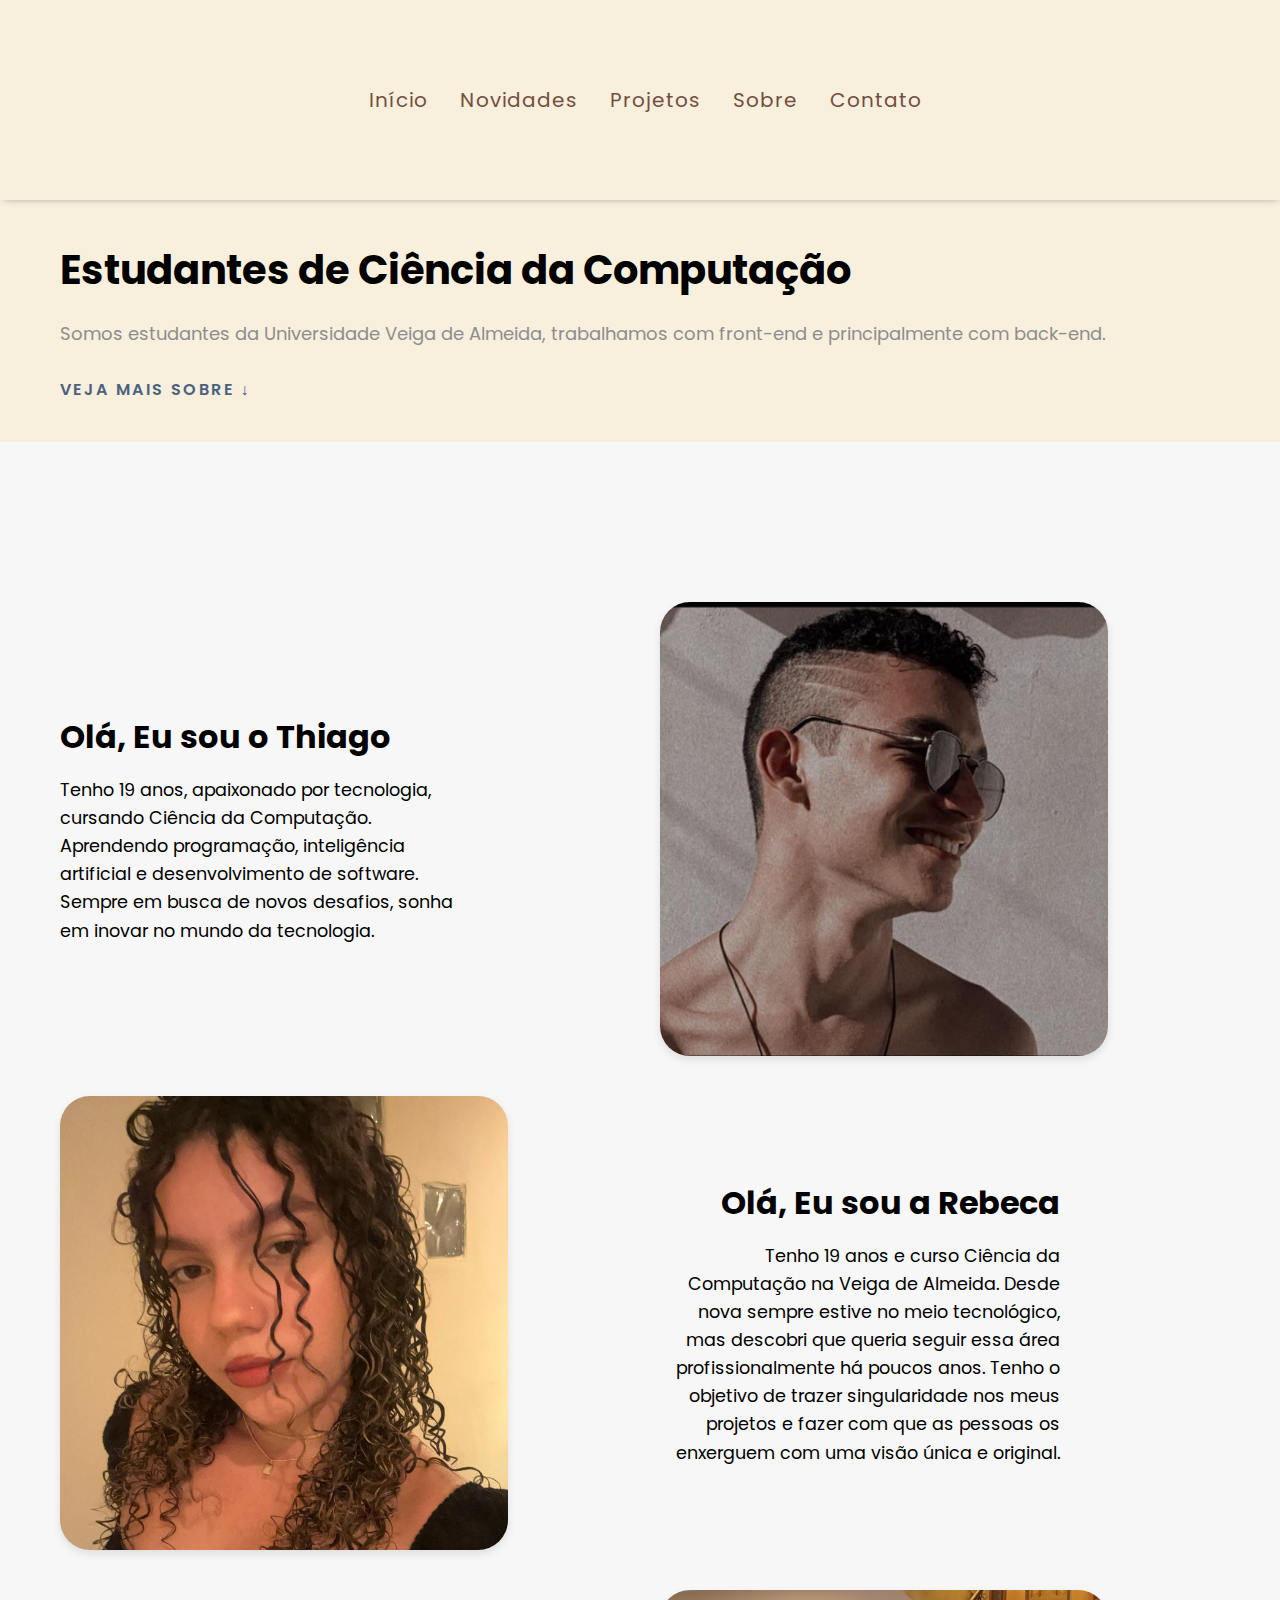
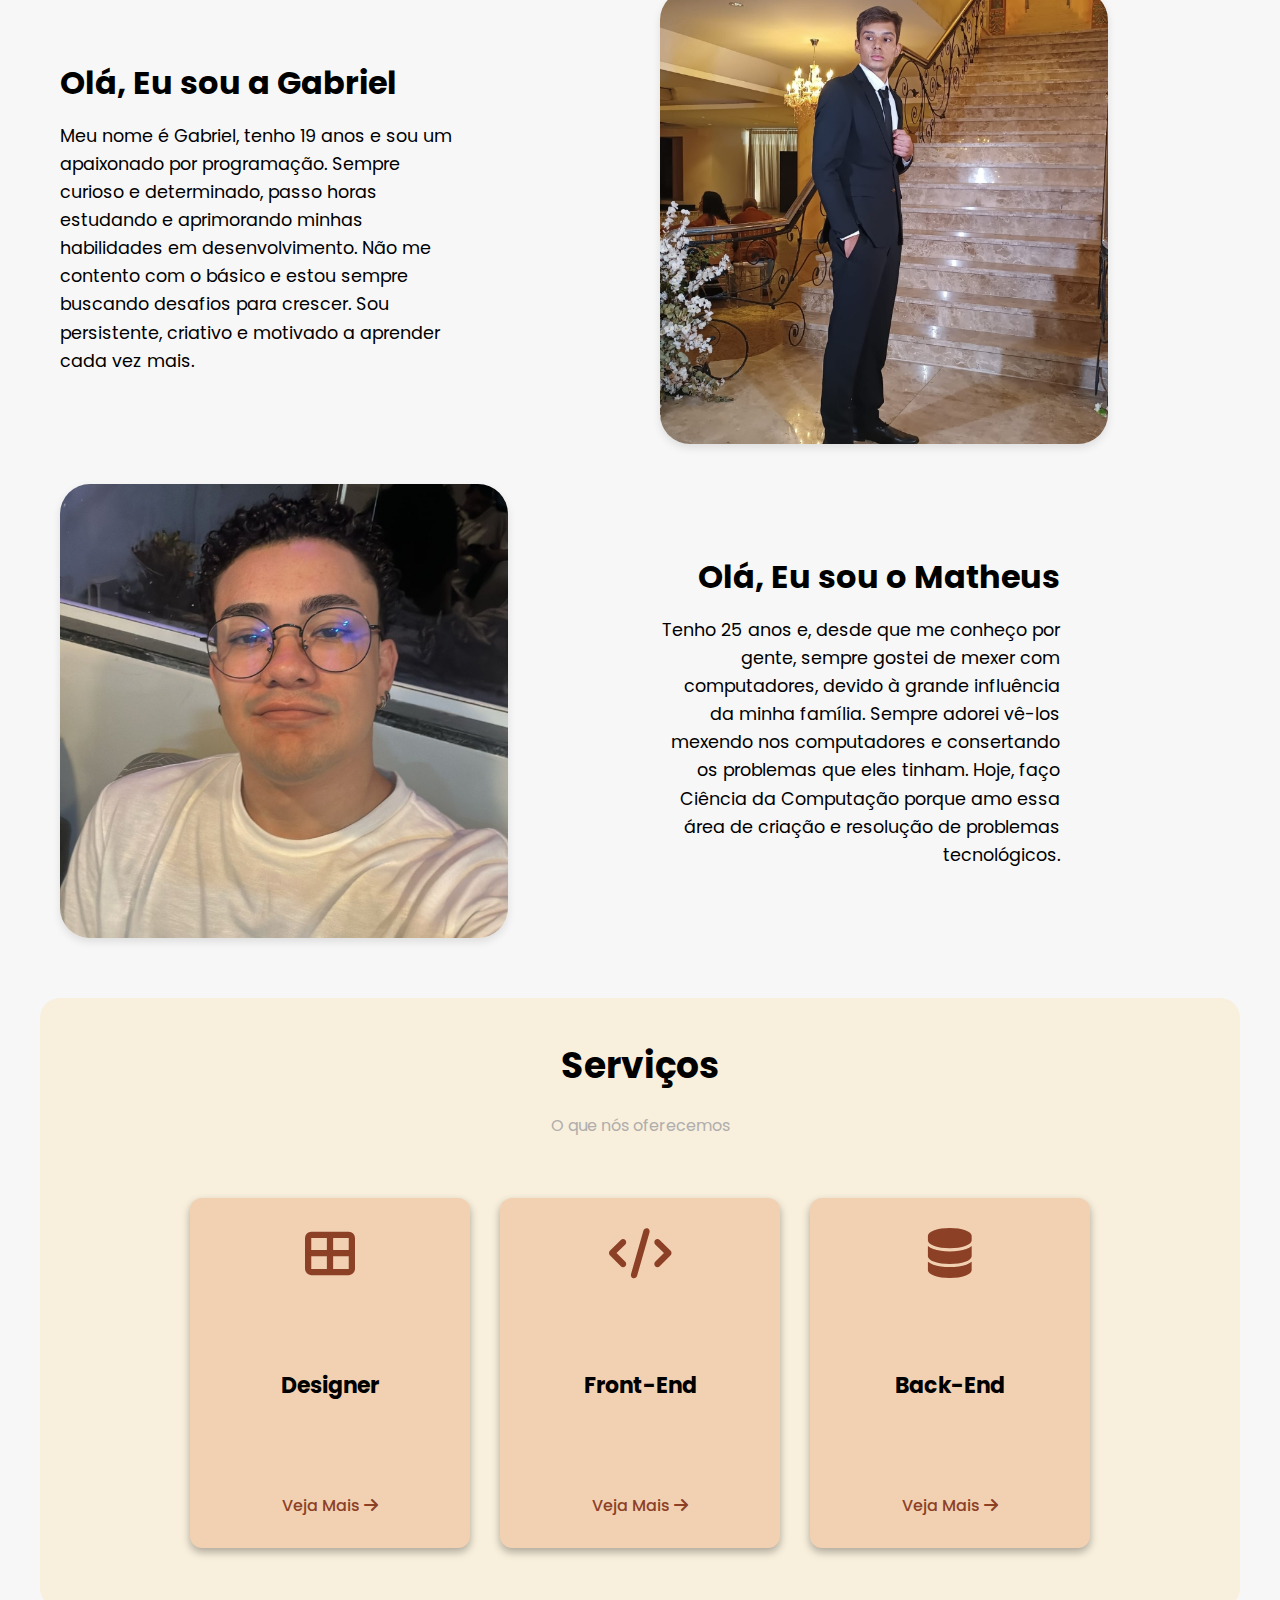
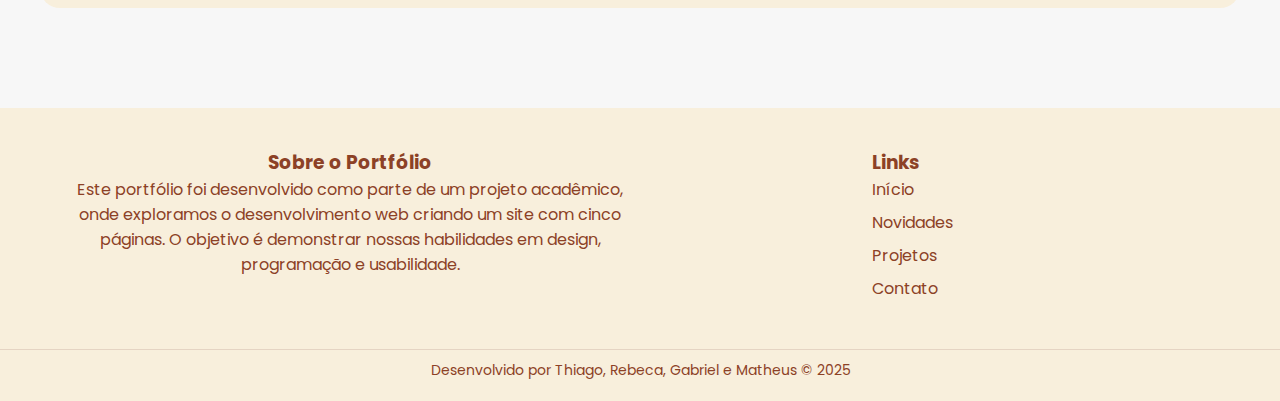
<file: index.html>
<!DOCTYPE html>
<html lang="pt-br">

<head>
    <meta charset="UTF-8">
    <meta name="viewport" content="width=device-width, initial-scale=1.0">
    <link rel="stylesheet" href="https://cdnjs.cloudflare.com/ajax/libs/font-awesome/6.7.2/css/all.min.css"
        integrity="sha512-Evv84Mr4kqVGRNSgIGL/F/aIDqQb7xQ2vcrdIwxfjThSH8CSR7PBEakCr51Ck+w+/U6swU2Im1vVX0SVk9ABhg=="
        crossorigin="anonymous" referrerpolicy="no-referrer" />
    <title>Portfolio</title>
    <link rel="stylesheet" href="estilos/StylesIndex.css">
    <script src="https://cdnjs.cloudflare.com/ajax/libs/jquery/3.7.1/jquery.min.js"
        integrity="sha512-v2CJ7UaYy4JwqLDIrZUI/4hqeoQieOmAZNXBeQyjo21dadnwR+8ZaIJVT8EE2iyI61OV8e6M8PP2/4hpQINQ/g=="
        crossorigin="anonymous" referrerpolicy="no-referrer"></script>
    <script src="Javascript/app.js" defer></script>
</head>

<body>
    <header class="header">
        <nav class="nav">
            <button class="hamburger"></button>
            <ul type="none" class="nav-list">
                <li><a class="inicio" href="index.html">Início</a></li>
                <li><a class="novidades" href="Novidade.html">Novidades</a></li>
                <li><a class="projetos" href="projetos.html">Projetos</a></li>
                <li><a class="sobre" href="sobre.html">Sobre</a></li>
                <li><a class="contatos" href="contatos.html">Contato</a></li>
            </ul>
        </nav>
    </header>
    </div>
    <nav>
        <section class="hero-section">
            <h1 class="text-first">Estudantes de Ciência da Computação</h1>
            <p class="text-secondary">
                Somos estudantes da Universidade Veiga de Almeida, trabalhamos com front-end e principalmente com
                back-end.
            </p>
            <a href="#sobre" class="text-third">Veja mais sobre ↓</a>
            <a href="#sobre-mobile" class="text-third-mobile">Veja mais sobre ↓</a>
    </nav>
    </section>
    <main>
        <section id="sobre" class="sobre-container-grid">
            <!-- Texto 1 - Thiago -->
            <div class="sobre-texto">
                <h2>Olá, Eu sou o Thiago</h2>
                <p>
                    Tenho 19 anos, apaixonado por tecnologia, cursando Ciência da Computação. Aprendendo programação,
                    inteligência artificial e desenvolvimento de software. Sempre em busca de novos desafios, sonha em
                    inovar no mundo da tecnologia.
                </p>
            </div>

            <!-- Imagem 1 - Thiago -->
            <div class="container-imagem">
                <img src="imagens/Thiago.jpg" height="100%" width="100%" alt="Foto do Thiago" class="foto-arredondada">
            </div>

            <!-- Imagem 2 - Rebeca -->
            <div class="container-imagem">
                <img src="imagens/Rebeca.jpg" alt="Foto da Rebeca" class="foto-arredondada">
            </div>

            <!-- Texto 2 - Rebeca -->
            <div class="sobre-texto2">
                <h2>Olá, Eu sou a Rebeca</h2>
                <p>
                    Tenho 19 anos e curso Ciência da Computação na Veiga de Almeida. Desde nova sempre estive no meio
                    tecnológico, mas descobri que queria seguir essa área profissionalmente há poucos anos. Tenho o
                    objetivo de trazer singularidade nos meus projetos e fazer com que as pessoas os enxerguem com uma
                    visão única e original.
                </p>
            </div>
            <!-- Texto 3 - Gabriel -->
            <div class="sobre-texto">
                <h2>Olá, Eu sou a Gabriel</h2>
                <p>
                    Meu nome é Gabriel, tenho 19 anos e sou um apaixonado por programação.
                    Sempre curioso e determinado, passo horas estudando e aprimorando minhas habilidades em
                    desenvolvimento.
                    Não me contento com o básico e estou sempre buscando desafios para crescer. Sou persistente,
                    criativo e motivado a aprender cada vez mais.
                </p>
            </div>
            <!-- Imagem 3 - Gabriel -->
            <div class="container-imagem">
                <img src="imagens/Gabriel.jpg" alt="Foto do Gabriel" class="foto-arredondada">
            </div>
            <!-- Imagem 4 - Matheus -->
            <div class="container-imagem">
                <img src="imagens/Matheus.jpg" alt="Foto do Matheus" class="foto-arredondada">
            </div>
            <!-- Texto 4 - Matheus -->
            <div class="sobre-texto2">
                <h2>Olá, Eu sou o Matheus</h2>
                <p>
                    Tenho 25 anos e, desde que me conheço por gente, sempre gostei de mexer com computadores, devido à
                    grande influência da minha família. Sempre adorei vê-los mexendo nos computadores e consertando os
                    problemas que eles tinham. Hoje, faço Ciência da Computação porque amo essa área de criação e
                    resolução de problemas tecnológicos.
                </p>
            </div>
        </section>

        <!-- Menu Mobile -->

        <section id="sobre-mobile" class="sobre-container-grid-mobile">
            <!-- Thiago Mobile -->
            <div class="container-imagem">
                <img src="imagens/Thiago.jpg" height="100%" width="100%" alt="Foto do Thiago" class="foto-arredondada">
                <h2>Olá, Eu sou o Thiago</h2>
                <p>
                    Tenho 19 anos, apaixonado por tecnologia, cursando Ciência da Computação. Aprendendo programação,
                    inteligência artificial e desenvolvimento de software. Sempre em busca de novos desafios, sonha em
                    inovar no mundo da tecnologia.
                </p>
            </div>

            <!-- Rebeca Mobile -->
            <div class="container-imagem">
                <img src="imagens/Rebeca.jpg" alt="Foto da Rebeca" class="foto-arredondada">
                <h2>Olá, Eu sou a Rebeca</h2>
                <p>
                    Tenho 19 anos e curso Ciência da Computação na Veiga de Almeida. Desde nova sempre estive no meio
                    tecnológico, mas descobri que queria seguir essa área profissionalmente há poucos anos. Tenho o
                    objetivo de trazer singularidade nos meus projetos e fazer com que as pessoas os enxerguem com uma
                    visão única e original.
                </p>
            </div>
            <!-- Gabriel Mobile -->
            <div class="container-imagem">
                <img src="imagens/Gabriel.jpg" alt="Foto do Gabriel" class="foto-arredondada">
                <h2>Olá, Eu sou a Gabriel</h2>
                <p>
                    Meu nome é Gabriel, tenho 19 anos e sou um apaixonado por programação.
                    Sempre curioso e determinado, passo horas estudando e aprimorando minhas habilidades em
                    desenvolvimento.
                    Não me contento com o básico e estou sempre buscando desafios para crescer. Sou persistente,
                    criativo e motivado a aprender cada vez mais.
                </p>
            </div>
            <!-- Matheus Mobile -->
            <div class="container-imagem">
                <img src="imagens/Matheus.jpg" alt="Foto do Matheus" class="foto-arredondada">
                <h2>Olá, Eu sou o Matheus</h2>
                <p>
                    Tenho 25 anos e, desde que me conheço por gente, sempre gostei de mexer com computadores, devido à
                    grande influência da minha família. Sempre adorei vê-los mexendo nos computadores e consertando os
                    problemas que eles tinham. Hoje, faço Ciência da Computação porque amo essa área de criação e
                    resolução de problemas tecnológicos.
                </p>
            </div>
        </section>
        <!-- Seção Serviços -->
        <section id="servicos" class="servicos-selection">
            <h2>Serviços</h2>
            <p>O que nós oferecemos</p>
            <div class="cards-container">
                <div class="card-servico" onclick="openModal('designerModal')">
                    <i class="fa-solid fa-table-cells-large icon-servico"></i>
                    <h3>Designer</h3>
                    <a>Veja Mais <i class="fa-solid fa-arrow-right"></i></a>
                </div>

                <div class="card-servico" onclick="openModal('frontendModal')">
                    <i class="fa-solid fa-code icon-servico"></i>
                    <h3>Front-End</h3>
                    <a>Veja Mais <i class="fa-solid fa-arrow-right"></i></a>
                </div>

                <div class="card-servico" onclick="openModal('backendModal')">
                    <i class="fa-solid fa-database icon-servico"></i>
                    <h3>Back-End</h3>
                    <a>Veja Mais <i class="fa-solid fa-arrow-right"></i></a>
                </div>
            </div>
        </section>
        <!-- Modals -->
        <div id="designerModal" class="modal">
            <div class="modal-content">
                <span class="close" onclick="closeModal('designerModal')">&times;</span>
                <h2>Ui/UX Designer</h2>
                <ul>
                    <li>Desenvolvo o layout da sua aplicação mobile ou web.</li>
                    <li>Crio vídeos editados para apresentações de aplicações.</li>
                    <li>Desenvolvo interfaces UI/UX interativas.</li>
                    <li>Crio logótipos de marcas.</li>
                </ul>
            </div>
        </div>

        <div id="frontendModal" class="modal">
            <div class="modal-content">
                <span class="close" onclick="closeModal('frontendModal')">&times;</span>
                <h2>Front-End Developer</h2>
                <ul>
                    <li>Criação de interfaces web responsivas.</li>
                    <li>Utilização de tecnologias como HTML, CSS e JavaScript.</li>
                    <li>Desenvolvimento com frameworks como React e Vue.js.</li>
                    <li>Otimização de desempenho.</li>
                </ul>
            </div>
        </div>

        <div id="backendModal" class="modal">
            <div class="modal-content">
                <span class="close" onclick="closeModal('backendModal')">&times;</span>
                <h2>Back-End Developer</h2>
                <ul>
                    <li>Desenvolvimento de APIs seguras e eficientes.</li>
                    <li>Banco de dados SQL e NoSQL.</li>
                    <li>Utilização de Node.js, Python, PHP e outras tecnologias.</li>
                    <li>Autenticação e segurança de sistemas.</li>
                </ul>
            </div>
    </main>
    <footer class="footer">
        <div class="footer-container">
            <div class="footer-left">
                <h3>Sobre o Portfólio</h3>
                <p>Este portfólio foi desenvolvido como parte de um projeto acadêmico, onde exploramos o desenvolvimento
                    web criando um site com cinco páginas. O objetivo é demonstrar nossas habilidades em design,
                    programação e usabilidade.</p>
            </div>
            <div class="footer-right">
                <h3>Links</h3>
                <ul>
                    <li><a href="index.html">Início</a></li>
                    <li><a href="Novidade.html">Novidades</a></li>
                    <li><a href="projetos.html">Projetos</a></li>
                    <li><a href="contatos.html">Contato</a></li>
                </ul>
            </div>
        </div>
        <div class="footer-bottom">
            <p>Desenvolvido por Thiago, Rebeca, Gabriel e Matheus © 2025</p>
        </div>
    </footer>
</body>

</html>
</file>
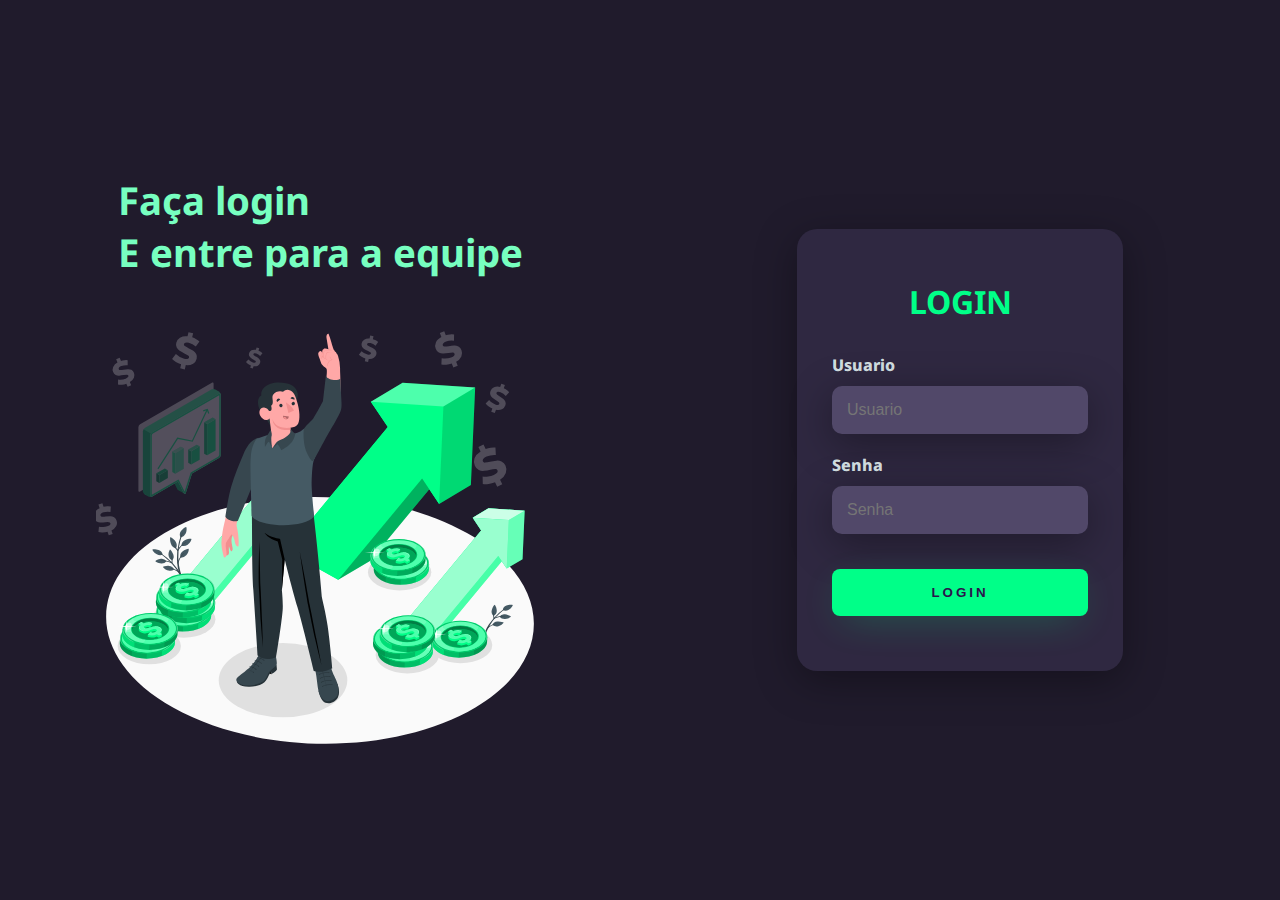
<file: Projetos/Projeto interface de login/index.html>
<!DOCTYPE html>
<html lang="en">
<head>
    <meta charset="UTF-8">
    <meta name="viewport" content="width=device-width, initial-scale=1.0">
    <title>Login</title>
    <link rel="stylesheet" href="style.css">
</head>
<body>
    <div class="main-login">
        <div class="left-login">
            <h1>
                Faça login <br> E entre para a equipe
            </h1>
            <img src="business-growth-animate.svg" class="left-login-image" alt="imagem de empresa animaçao">
        </div>
        <div class="right-login">
         <div class="card-login">
            <h1>
                LOGIN
            </h1>
            <div class="textfield">
             <label for="usuario">Usuario</label>
             <input type="text" name="usuario" placeholder="Usuario">
            </div>
            <div class="textfield">
                <label for="senha">Senha</label>
                <input type="password" name="senha" placeholder="Senha">
               </div>
               
            <button class="btn-login">
             login
            </button>
         </div>
        </div>

    </div>
</body>
</html>
</file>
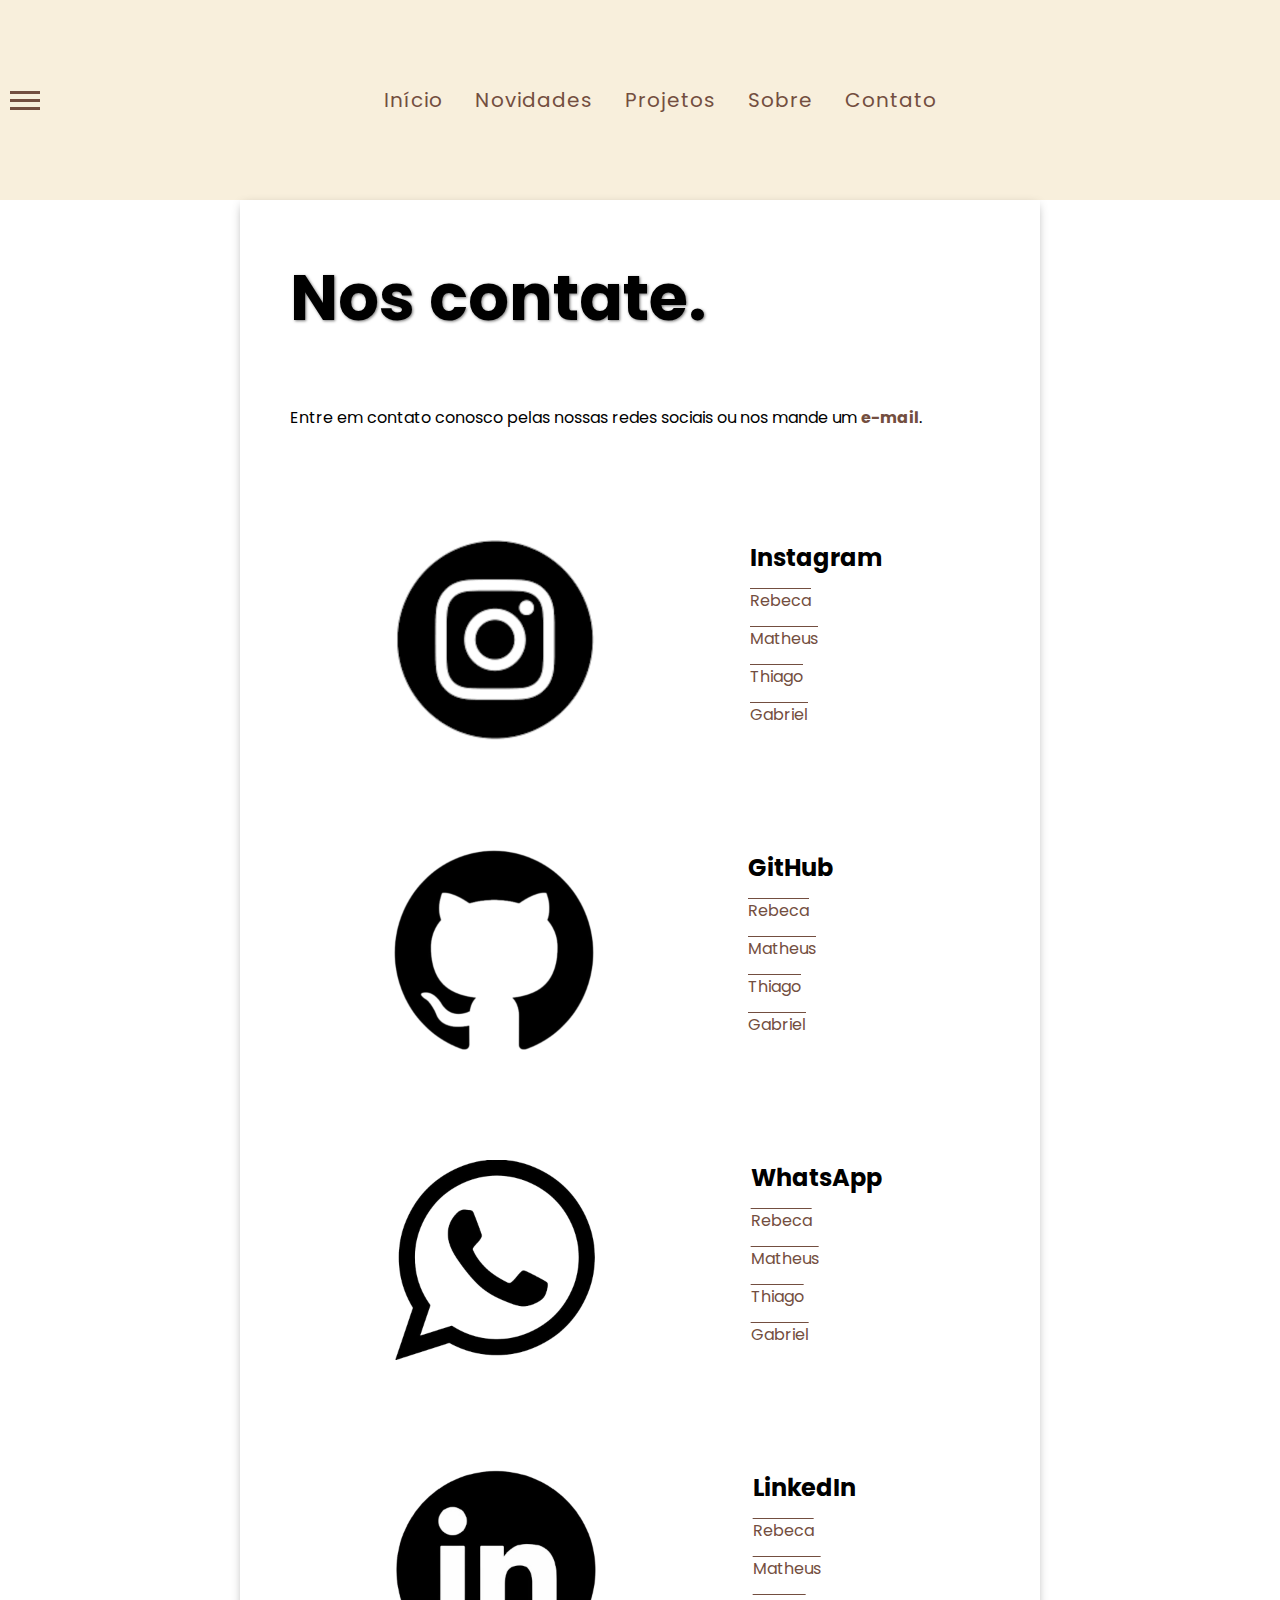
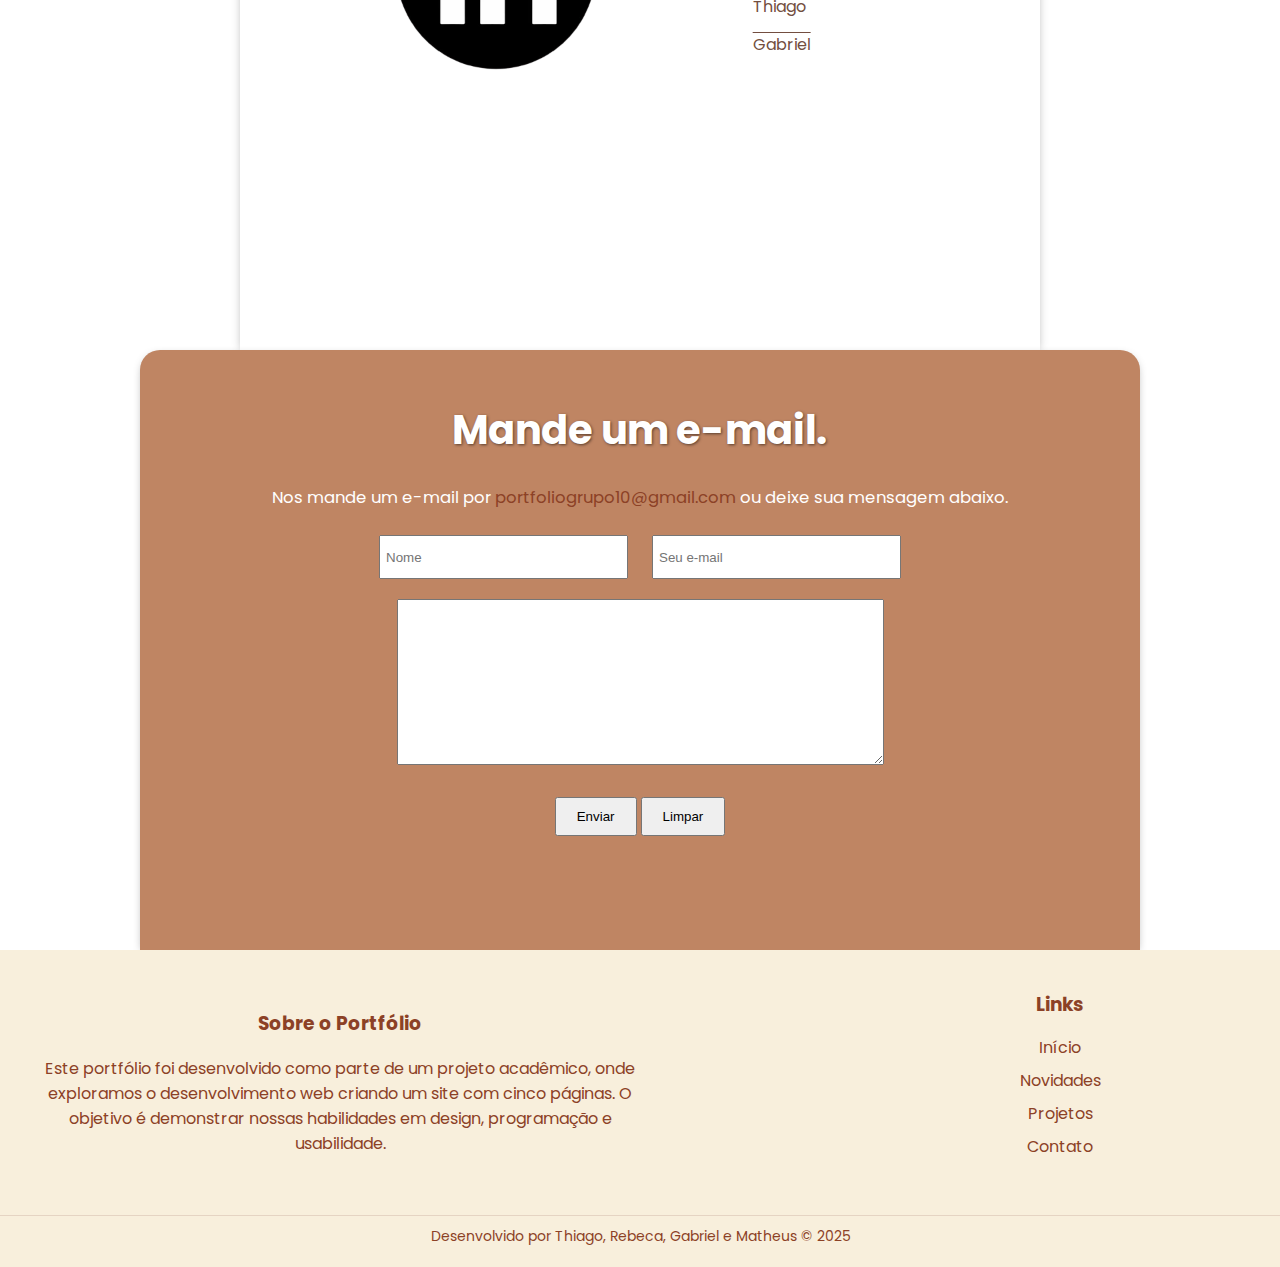
<file: contatos.html>
<!DOCTYPE html>
<html lang="pt-br">

<head>
    <meta charset="UTF-8">
    <meta name="viewport" content="width=device-width, initial-scale=1.0">
    <title>Contatos</title>
    <link rel="stylesheet" href="estilos/stylesrebeca.css">
    <script defer src="Javascript/app.js"></script>
</head>

<body>
    <header class="header">
        <nav class="nav">
            <button class="hamburger"></button>
            <button class="menubar"></button>
            <ul type="none" class="menu-list">
                <li class="menu"><a href="#instagram"><img class="insta"
                            src="imagens/instagram-logo-marrom-removebg-preview.png" alt=""></a></li>
                <li class="menu"><a href="#github"><img class="img" src="imagens/github-logo-marrom.png" alt=""></a>
                </li>
                <li class="menu"><a href="#whatsapp"><img class="img"
                            src="imagens/whatsapp-logo-marrom-removebg-preview.png" alt=""></a></li>
                <li class="menu"><a href="#linkedIn"><img class="linkedin"
                            src="imagens/linkedin-logo-marrom-removebg-preview.png" alt=""></a></li>
            </ul>
            <ul type="none" class="nav-list">
                <li><a class="inicio" href="index.html">Início</a></li>
                <li><a class="novidades" href="Novidade.html">Novidades</a></li>
                <li><a class="projetos" href="projetos.html">Projetos</a></li>
                <li><a class="sobre" href="sobre.html">Sobre</a></li>
                <li><a class="contatos" href="contatos.html">Contato</a></li>
            </ul>
        </nav>
    </header>
    <main>
        <section class="contato">
            <h1>Nos contate.</h1>
            <p>Entre em contato conosco pelas nossas redes sociais ou nos mande um <a class="email"
                    href="#email">e-mail</a>.</p>
            <div id="instagram">
                <img src="imagens/instagram-logo-preta.png" alt="">
                <ul type="none" class="lista">
                    <li>
                        <h2>Instagram</h2>
                    </li>
                    <li class="link"><a href="https://www.instagram.com/becxm__/" target="_blank">Rebeca</a></li>
                    <li class="link"><a href="https://www.instagram.com/matheus_sst?igsh=NGhndDB1dHFud3Nx&utm_source=qr"
                            target="_blank">Matheus</a></li>
                    <li class="link"><a href="https://www.instagram.com/thiiag0h/" target="_blank">Thiago</a></li>
                    <li class="link"><a href="https://www.instagram.com/gabrielsantos9177" target="_blank">Gabriel</a></li>
                </ul>
            </div>
            <div id="github">
                <img src="imagens/github-logo-removebg-preview.png" alt="">
                <ul type="none" class="lista">
                    <li>
                        <h2>GitHub</h2>
                    </li>
                    <li class="link"><a href="https://github.com/becxm" target="_blank">Rebeca</a></li>
                    <li class="link"><a href="https://github.com/Matheussst" target="_blank">Matheus</a></li>
                    <li class="link"><a href="https://github.com/Thiag0h" target="_blank">Thiago</a></li>
                    <li class="link"><a href="https://github.com/Gabriel12uj" target="_blank">Gabriel</a></li>
                </ul>
            </div>
            <div id="whatsapp">
                <img src="imagens/whatsapp-logo-removebg-preview.png" alt="">
                <ul type="none" class="lista">
                    <li>
                        <h2>WhatsApp</h2>
                    </li>
                    <li class="link"><a href="https://wa.me/5521981383022" target="_blank">Rebeca</a></li>
                    <li class="link"><a href="https://wa.me/5521981383022" target="_blank">Matheus</a></li>
                    <li class="link"><a href="https://wa.me/5521982305395" target="_blank">Thiago</a></li>
                    <li class="link"><a href="https://wa.me/5521997692079" target="_blank">Gabriel</a></li>
                    
                </ul>
            </div>
            <div id="linkedIn">
                <img src="imagens/linkedin-logo-removebg-preview.png" alt="">
                <ul type="none" class="lista">
                    <li ><h2>LinkedIn</h2></li>
                    <li class="link"><a href="https://www.linkedin.com/in/rebeca-lima-013751350/" target="_blank">Rebeca</a></li>
                    <li class="link"><a href="https://www.linkedin.com/in/matheus-dos-santos-souza-67a968357?utm_source=share&utm_campaign=share_via&utm_content=profile&utm_medium=ios_app" target="_blank">Matheus</a></li>
                    <li class="link"><a href="https://www.linkedin.com/in/thiago-de-andrade-pena-981984353/" target="_blank">Thiago</a></li>
                    <li class="link"><a href="https://www.linkedin.com/in/gabriel-machado-429b95355?utm_source=share&utm_campaign=share_via&utm_content=profile&utm_medium=android_app" target="_blank">Gabriel</a></li>
                </ul>
            </div>
        </section>
        <aside id="email">
            <h1 class="email">Mande um e-mail.</h1>
            <p>Nos mande um e-mail por <a class="e-mail"
                    href="mailto:portfoliogrupo10@gmail.com">portfoliogrupo10@gmail.com</a> ou deixe sua mensagem
                abaixo.</p>
            <form class="email" method="get">
                <label for="inome">
                    <input class="nome" type="text" name="nome" id="inome" required autocomplete="name"
                        placeholder="Nome">
                </label>

                <label for="iemail">
                    <input class="iemail" type="email" name="email" id="iemail" required autocomplete="email"
                        placeholder="Seu e-mail">
                </label> <br>

                <textarea name="mensagem" required placeholder="Digite sua mensagem" cols="45" rows="8">
                </textarea>
                <br>

                <input class="botao" type="submit" value="Enviar">
                <input class="botao" type="reset" value="Limpar">
            </form>
        </aside>
    </main>
    <footer>
        <div class="footer-container">
            <div class="footer-left">
                <h3>Sobre o Portfólio</h3>
                <p>Este portfólio foi desenvolvido como parte de um projeto acadêmico, onde exploramos o desenvolvimento
                    web criando um site com cinco páginas. O objetivo é demonstrar nossas habilidades em design,
                    programação e usabilidade.</p>
            </div>
            <div class="footer-right">
                <h3>Links</h3>
                <ul>
                    <li><a href="index.html">Início</a></li>
                    <li><a href="Novidade.html">Novidades</a></li>
                    <li><a href="projetos.html">Projetos</a></li>
                    <li><a href="contatos.html">Contato</a></li>
                </ul>
            </div>
        </div>
        <div class="footer-bottom">
            <p>Desenvolvido por Thiago, Rebeca, Gabriel e Matheus © 2025</p>
        </div>
    </footer>
</body>

</html>
</file>
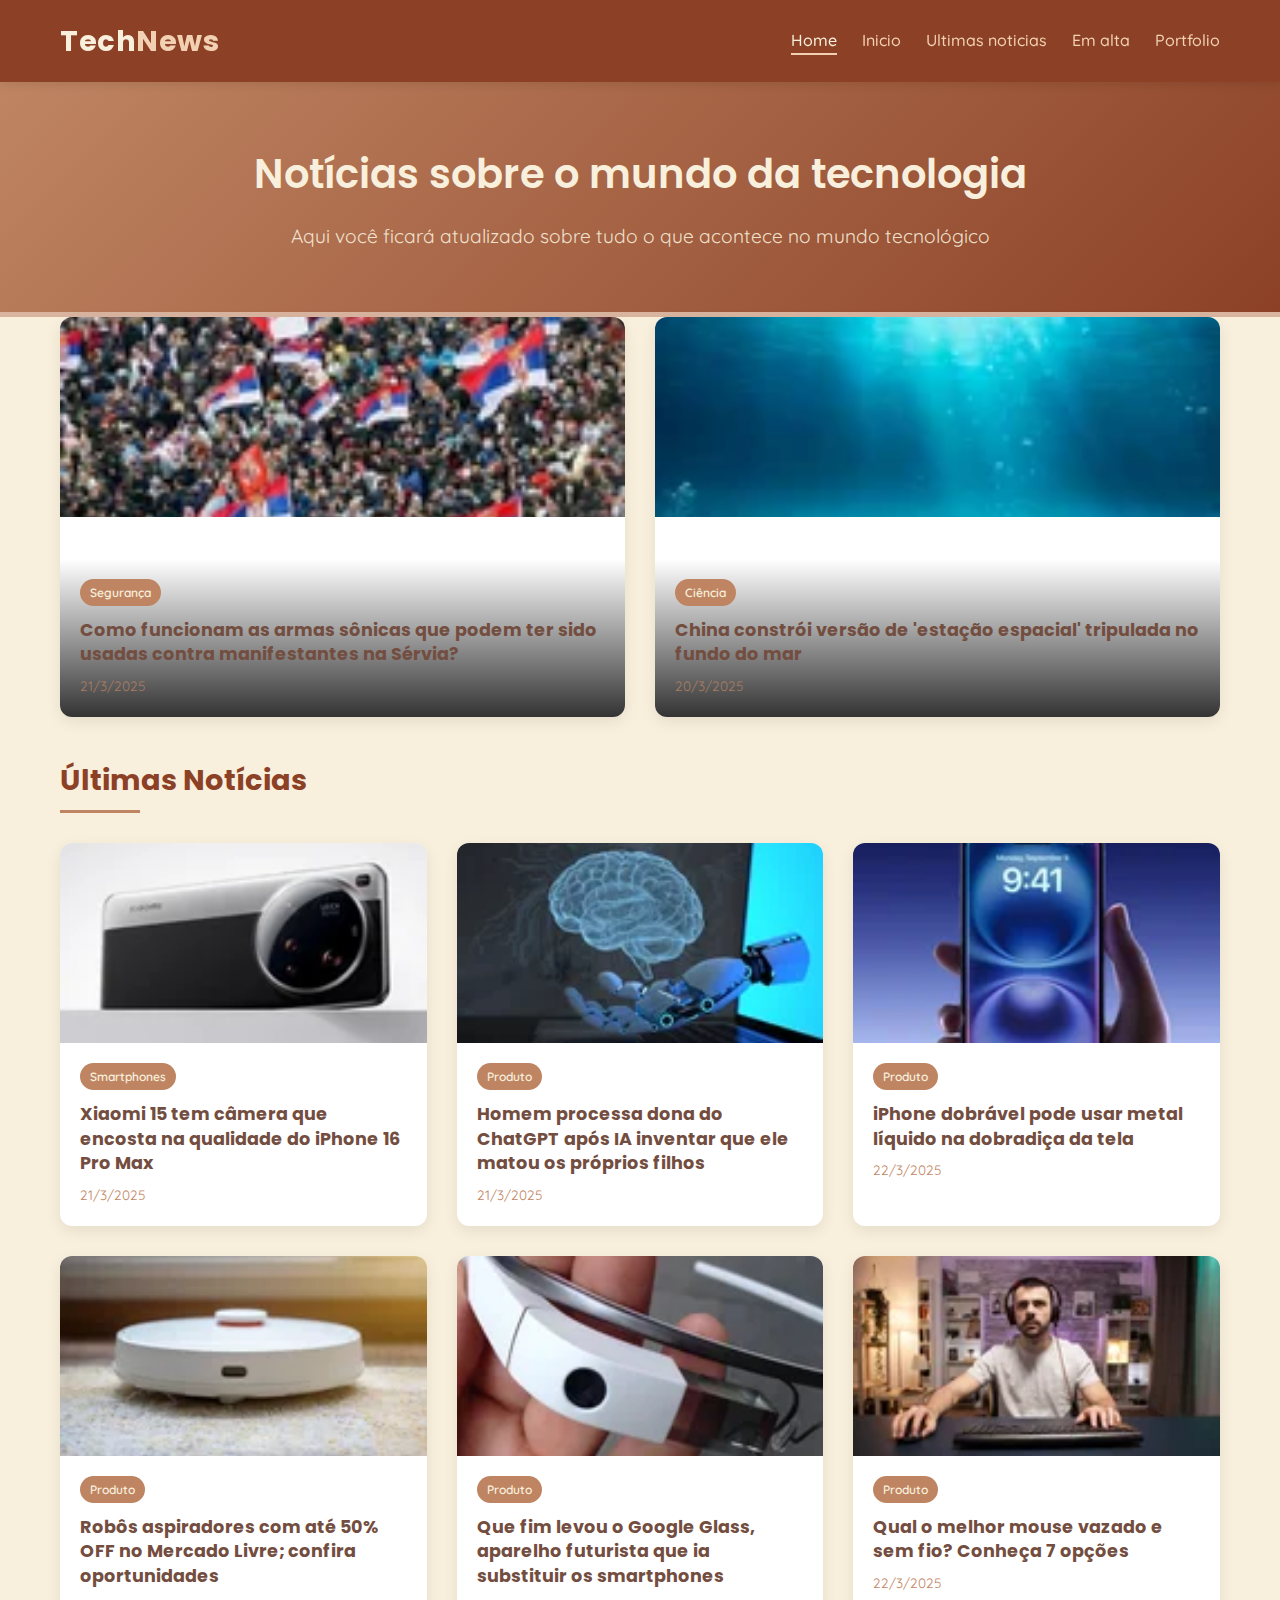
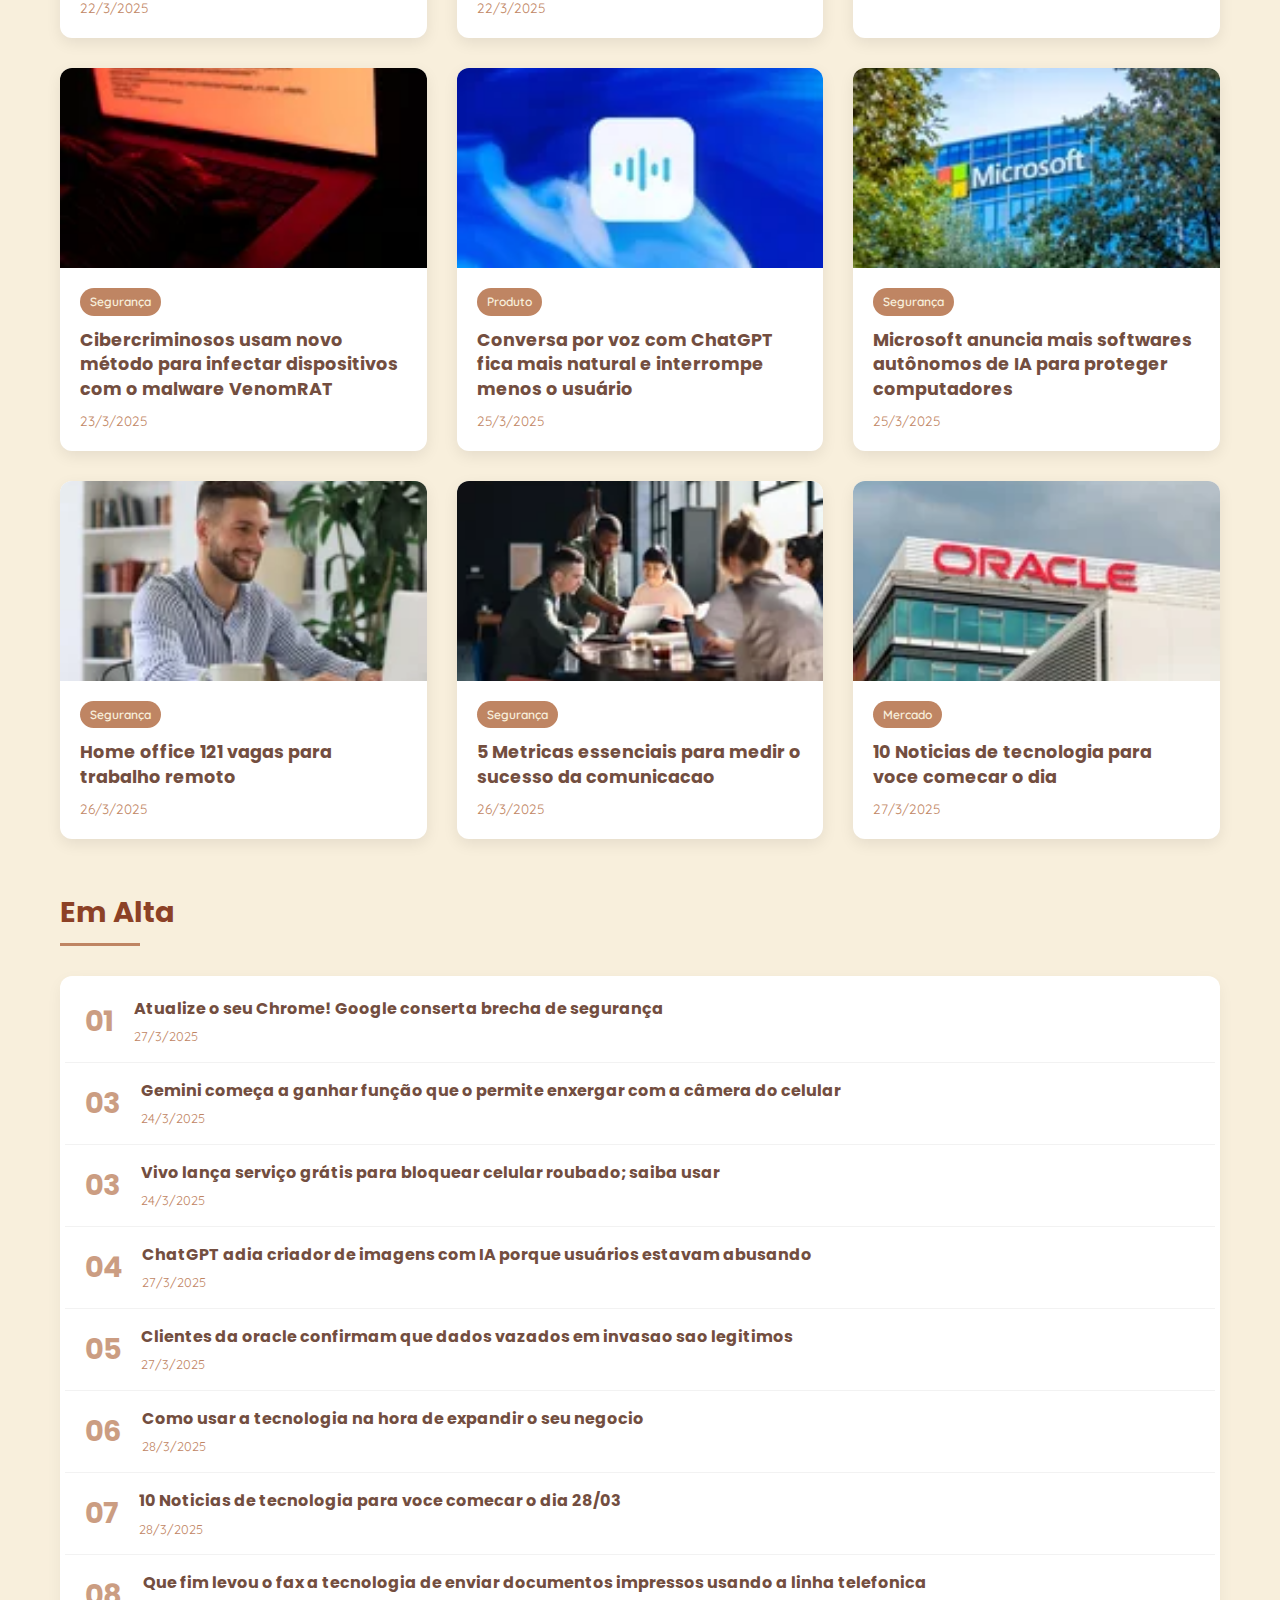
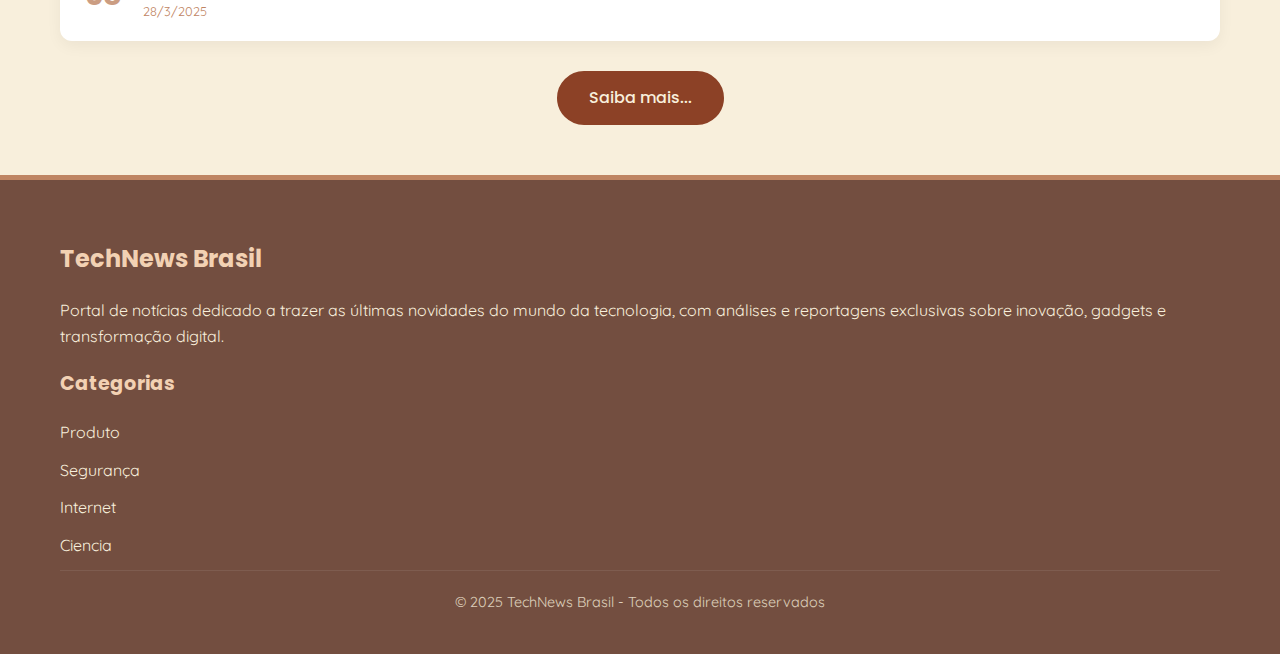
<file: Novidade.html>
<html lang="pt-br">

<head>
    <meta charset="UTF-8">
    <meta name="viewport" content="width=device-width, initial-scale=1.0">
    <title>TechNews Brasil</title>
    <link rel="stylesheet" href="estilos/stylesnovidades.css">
    <script src="Javascript/Novidades.js" defer></script>

    <link
        href="https://fonts.googleapis.com/css2?family=Poppins:wght@400;500;600;700&family=Quicksand:wght@400;500;600;700&display=swap"
        rel="stylesheet">
</head>
<body>
    <header>
        <div class="container">
            <div class="logo">
                <h1>Tech<span>News</span></h1>
            </div>
            <nav>
                <ul>
                    <li><a href="Novidade.html" class="active">Home</a></li>
                    <li><a href="#h2-noticia">Inicio</a></li>
                    <li><a href="#section-title">Ultimas noticias</a></li>
                    <li><a href="#section-title-alta">Em alta</a></li>
                    <li><a href="index.html">Portfolio</a></li>

                </ul>
            </nav>
        </div>
    </header>
    <section class="hero">
        <div class="container">
            <h2 id="h2-noticia">Notícias sobre o mundo da tecnologia</h2>
            <p class="p-noticia-tech">Aqui você ficará atualizado sobre tudo o que acontece no mundo tecnológico</p>
        </div>
    </section>
    <main class="container">
        <div class="destaque">
            <div class="Noticia destaque-item">
                <img src="./imagens/Servia.webp" alt="Armas sônicas na Sérvia">
                <div class="conteudo">
                    <span class="categoria">Segurança</span>
                    <h3 class="h3-noticia">
                        <a href="https://www.tecmundo.com.br/seguranca/403472-como-funcionam-as-armas-sonicas-que-podem-ter-sido-usadas-contra-manifestantes-na-servia.htm"
                            target="_blank">
                            Como funcionam as armas sônicas que podem ter sido usadas contra manifestantes na Sérvia?
                        </a>
                    </h3>
                    <span class="data">21/3/2025</span>
                </div>
            </div>

            <div class="Noticia destaque-item">
                <img src="./imagens/china.webp" alt="Estação espacial subaquática da China">
                <div class="conteudo">
                    <span class="categoria">Ciência</span>
                    <h3 class="h3-noticia">
                        <a href="https://www.tecmundo.com.br/ciencia/403431-china-constroi-versao-de-estacao-espacial-tripulada-no-fundo-do-mar.htm"
                            target="_blank">
                            China constrói versão de 'estação espacial' tripulada no fundo do mar
                        </a>
                    </h3>
                    <span class="data">20/3/2025</span>
                </div>
            </div>
        </div>

        <h2 id="section-title">Últimas Notícias</h2>

        <div class="noticias-grid">
            <div class="noticia">
                <img src="./imagens/27120053545211.webp" alt="">
                <div class="conteudo">
                    <span class="categoria">Smartphones</span>
                    <h3 class="h3-noticia">
                        <a href="https://www.tecmundo.com.br/celular/403487-xiaomi-15-tem-camera-que-encosta-na-qualidade-do-iphone-16-pro-max.htm"
                            target="_blank">
                            Xiaomi 15 tem câmera que encosta na qualidade do iPhone 16 Pro Max
                        </a>
                    </h3>
                    <span class="data">21/3/2025</span>
                </div>
            </div>

            <div class="noticia">
                <img src="./imagens/21112703550218.webp" alt="">
                <div class="conteudo">
                    <span class="categoria">Produto</span>
                    <h3 class="h3-noticia">
                        <a href="https://www.tecmundo.com.br/internet/403483-homem-processa-dona-do-chatgpt-apos-ia-inventar-que-ele-matou-os-proprios-filhos.htm"
                            target="_blank">
                            Homem processa dona do ChatGPT após IA inventar que ele matou os próprios filhos
                        </a>
                    </h3>
                    <span class="data">21/3/2025</span>
                </div>
            </div>

            <div class="noticia">
                <img src="./imagens/dobravel.webp" alt="">
                <div class="conteudo">
                    <span class="categoria">Produto</span>
                    <h3 class="h3-noticia">
                        <a href="https://www.tecmundo.com.br/produto/403497-iphone-dobravel-pode-usar-metal-liquido-na-dobradica-da-tela.htm"
                            target="_blank">
                            iPhone dobrável pode usar metal líquido na dobradiça da tela
                        </a>
                    </h3>
                    <span class="data">22/3/2025</span>
                </div>
            </div>

            <div class="noticia">
                <img src="./imagens/robo aspirador.webp" alt="">
                <div class="conteudo">
                    <span class="categoria">Produto</span>
                    <h3 class="h3-noticia">
                        <a href="https://www.tecmundo.com.br/produto/403505-robos-aspiradores-com-ate-50-off-no-mercado-livre-confira-oportunidades.htm"
                            target="_blank">
                            Robôs aspiradores com até 50% OFF no Mercado Livre; confira oportunidades
                        </a>
                    </h3>
                    <span class="data">22/3/2025</span>
                </div>
            </div>

            <div class="noticia">
                <img src="./imagens/17140312224092.webp" alt="">
                <div class="conteudo">
                    <span class="categoria">Produto</span>
                    <h3 class="h3-noticia">
                        <a href="https://www.tecmundo.com.br/produto/403363-que-fim-levou-o-google-glass-aparelho-futurista-que-ia-substituir-os-smartphones.htm"
                            target="_blank">
                            Que fim levou o Google Glass, aparelho futurista que ia substituir os smartphones
                        </a>
                    </h3>
                    <span class="data">22/3/2025</span>
                </div>
            </div>

            <div class="noticia">
                <img src="./imagens/cara mechendo no computador.webp" alt="">
                <div class="conteudo">
                    <span class="categoria">Produto</span>
                    <h3 class="h3-noticia">
                        <a href="https://www.tecmundo.com.br/produto/403473-qual-o-melhor-mouse-vazado-e-sem-fio-conheca-7-opcoes.htm"
                            target="_blank">
                            Qual o melhor mouse vazado e sem fio? Conheça 7 opções
                        </a>
                    </h3>
                    <span class="data">22/3/2025</span>
                </div>
            </div>
            <div class="noticia">
                <img src="./imagens/ciber.webp" alt="">
                <div class="conteudo">
                    <span class="categoria">Segurança</span>
                    <h3 class="h3-noticia">
                        <a href="https://www.tecmundo.com.br/seguranca/403493-cibercriminosos-usam-novo-metodo-para-infectar-dispositivos-com-o-malware-venomrat.htm"
                            target="_blank">
                            Cibercriminosos usam novo método para infectar dispositivos com o malware VenomRAT
                        </a>
                    </h3>
                    <span class="data">23/3/2025</span>
                </div>
            </div>
            <div class="noticia">
                <img src="./imagens/voz de ia mais natural.webp" alt="">
                <div class="conteudo">
                    <span class="categoria">Produto</span>
                    <h3 class="h3-noticia">
                        <a href="https://www.tecmundo.com.br/produto/403550-conversa-por-voz-com-chatgpt-fica-mais-natural-e-interrompe-menos-o-usuario.htm"
                            target="_blank">
                            Conversa por voz com ChatGPT fica mais natural e interrompe menos o usuário
                        </a>
                    </h3>
                    <span class="data">25/3/2025</span>
                </div>
            </div>
            <div class="noticia">
                <img src="./imagens/microsoft.webp" alt="">
                <div class="conteudo">
                    <span class="categoria">Segurança</span>
                    <h3 class="h3-noticia">
                        <a href="https://www.tecmundo.com.br/seguranca/403544-microsoft-anuncia-mais-softwares-autonomos-de-ia-para-proteger-computadores.htm"
                            target="_blank">
                            Microsoft anuncia mais softwares autônomos de IA para proteger computadores
                        </a>
                    </h3>
                    <span class="data">25/3/2025</span>
                </div>
            </div>
            <div class="noticia">
                <img src="./imagens/trabalho remoto.webp" alt="">
                <div class="conteudo">
                    <span class="categoria">Segurança</span>
                    <h3 class="h3-noticia">
                        <a href="https://www.tecmundo.com.br/mercado/403596-home-office-121-vagas-para-trabalho-remoto-2603.htm"
                            target="_blank">
                            Home office 121 vagas para trabalho remoto
                        </a>
                    </h3>
                    <span class="data">26/3/2025</span>
                </div>
            </div>
            <div class="noticia">
                <img src="./imagens/metrica de comunicaçao.webp" alt="">
                <div class="conteudo">
                    <span class="categoria">Segurança</span>
                    <h3 class="h3-noticia">
                        <a href="https://www.tecmundo.com.br/mercado/403576-5-metricas-essenciais-para-medir-o-sucesso-da-comunicacao-interna-em-2025.htm"
                            target="_blank">
                            5 Metricas essenciais para medir o sucesso da comunicacao
                        </a>
                    </h3>
                    <span class="data">26/3/2025</span>
                </div>
            </div>
            <div class="noticia">
                <img src="./imagens/oracle.webp" alt="">
                <div class="conteudo">
                    <span class="categoria">Mercado</span>
                    <h3 class="h3-noticia">
                        <a href="https://www.tecmundo.com.br/mercado/403601-10-noticias-de-tecnologia-para-voce-comecar-o-dia-2703.htm"
                            target="_blank">
                            10 Noticias de tecnologia para voce comecar o dia
                        </a>
                    </h3>
                    <span class="data">27/3/2025</span>
                </div>
            </div>
        </div>

        <div class="trending">
            <h2 id="section-title-alta">Em Alta</h2>
            <div class="trending-grid">
                <div class="trending-item">
                    <span class="number">01</span>
                    <div class="trending-content">
                        <h3><a href="https://www.tecmundo.com.br/seguranca/403603-atualize-o-seu-chrome-google-conserta-brecha-de-seguranca-que-pode-ser-usada-em-espionagem.htm"
                                target="_blank">Atualize o seu Chrome! Google conserta brecha de segurança</a></h3>
                        <span class="data">27/3/2025</span>
                    </div>
                </div>


                <div class="trending-item">
                    <span class="number">03</span>
                    <div class="trending-content">
                        <h3><a href="https://www.tecmundo.com.br/software/403513-gemini-comeca-a-ganhar-funcao-que-o-permite-enxergar-com-a-camera-do-celular-entenda.htm"
                                target="_blank">Gemini começa a ganhar função que o permite enxergar com a câmera do
                                celular</a></h3>
                        <span class="data">24/3/2025</span>
                    </div>
                </div>

                <div class="trending-item">
                    <span class="number">03</span>
                    <div class="trending-content">
                        <h3><a href="https://www.techtudo.com.br/noticias/2025/03/vivo-lanca-servico-gratis-para-bloquear-celular-roubado-saiba-usar-edmobile.ghtml"
                                target="_blank">Vivo lança serviço grátis para bloquear celular roubado; saiba usar</a>
                        </h3>
                        <span class="data">24/3/2025</span>
                    </div>
                </div>


                <div class="trending-item">
                    <span class="number">04</span>
                    <div class="trending-content">
                        <h3><a href="https://www.tecmundo.com.br/internet/403610-chatgpt-adia-criador-de-imagens-com-ia-porque-usuarios-estavam-abusando.htm"
                                target="_blank">ChatGPT adia criador de imagens com IA porque usuários estavam
                                abusando</a></h3>
                        <span class="data">27/3/2025</span>
                    </div>
                </div>

                <div class="trending-item">
                    <span class="number">05</span>
                    <div class="trending-content">
                        <h3><a href="https://www.tecmundo.com.br/seguranca/403615-clientes-da-oracle-confirmam-que-dados-vazados-em-invasao-sao-legitimos.htm"
                                target="_blank"> Clientes da oracle confirmam que dados vazados em invasao sao
                                legitimos</a></h3>
                        <span class="data">27/3/2025</span>
                    </div>
                </div>

                <div class="trending-item">
                    <span class="number">06</span>
                    <div class="trending-content">
                        <h3><a href="https://www.tecmundo.com.br/mercado/403625-como-usar-a-tecnologia-na-hora-de-expandir-o-seu-negocio.htm"
                                target="_blank"> Como usar a tecnologia na hora de expandir o seu negocio</a></h3>
                        <span class="data">28/3/2025</span>
                    </div>
                </div>

                <div class="trending-item">
                    <span class="number">07</span>
                    <div class="trending-content">
                        <h3><a href="https://www.tecmundo.com.br/mercado/403624-.htm" target="_blank">10 Noticias de
                                tecnologia para voce comecar o dia 28/03</a></h3>
                        <span class="data">28/3/2025</span>
                    </div>
                </div>

                <div class="trending-item">
                    <span class="number">08</span>
                    <div class="trending-content">
                        <h3><a href="https://www.tecmundo.com.br/mercado/403548-que-fim-levou-o-fax-a-tecnologia-de-enviar-documentos-impressos-usando-a-linha-telefonica.htm"
                                target="_blank">Que fim levou o fax a tecnologia de enviar documentos impressos usando a
                                linha telefonica</a></h3>
                        <span class="data">28/3/2025</span>
                    </div>
                </div>
            </div>
            <div class="ver-mais">
                <a href="Novidade2.html" class="btn">Saiba mais...</a>
            </div>
    </main>

    <footer>
        <div class="container">
            <div class="footer-grid">
                <div class="footer-about">
                    <h3>TechNews Brasil</h3>
                    <p>Portal de notícias dedicado a trazer as últimas novidades do mundo da tecnologia, com análises e
                        reportagens exclusivas sobre inovação, gadgets e transformação digital.</p>

                    <div class="footer-nav">
                        <h4>Categorias</h4>
                        <ul>
                            <li>Produto</li>

                            <li>Segurança</li>
                            <li>Internet</li>
                            <li>Ciencia</li>
                        </ul>
                    </div>
                    <div class="copyright">
                        <p>&copy; 2025 TechNews Brasil - Todos os direitos reservados</p>
                    </div>
                </div>
    </footer>
</body>

</html>
</file>
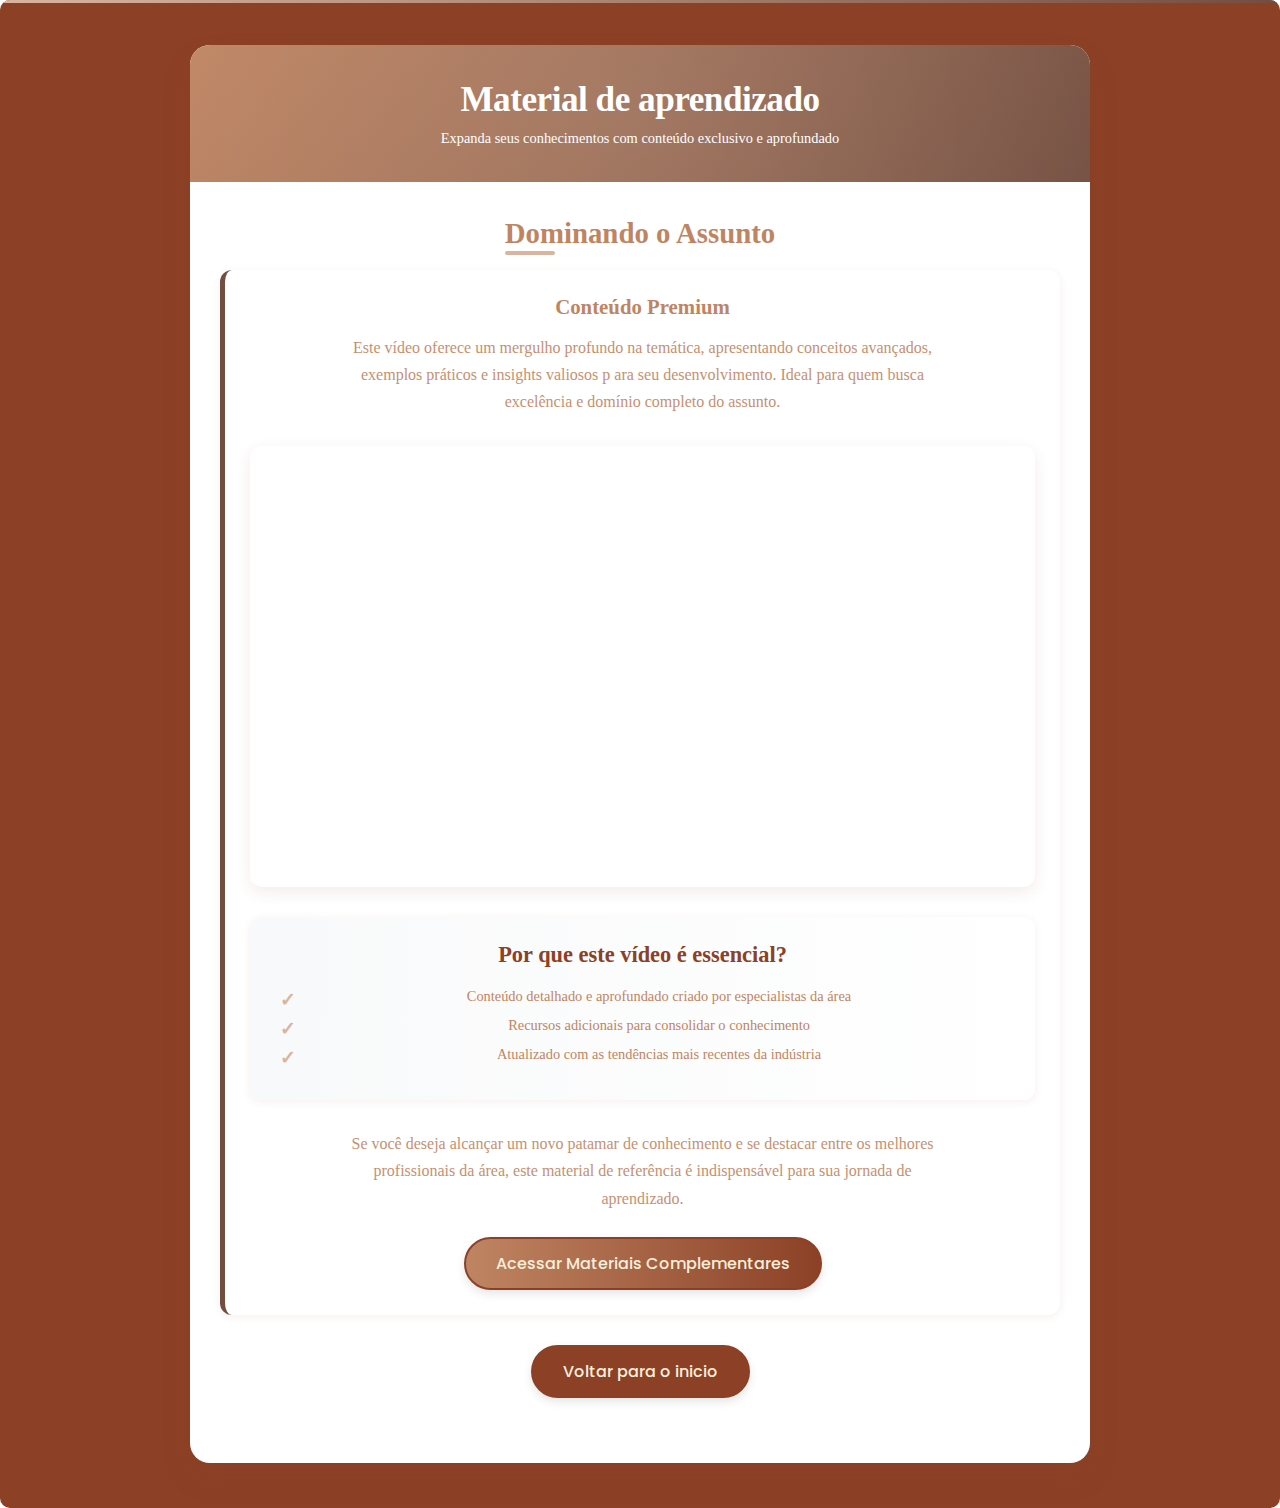
<file: Novidade2.html>
<!DOCTYPE html>
<html lang="en">

<head>
  <meta charset="UTF-8">
  <meta name="viewport" content="width=device-width, initial-scale=1.0">
  <title>Document</title>
  <script src="Javascript/Novidades.js" defer></script>

  <link rel="stylesheet" href="estilos/stylesextra.css">
</head>

<body>
  <footer>
    <div class="container">
      <header class="header-footer">
        <h1 class="h1-footer">Material de aprendizado</h1>
        <p>Expanda seus conhecimentos com conteúdo exclusivo e aprofundado</p>
      </header>

      <div class="content">
        <h2 class="h2-footer">Dominando o Assunto</h2>

        <div class="video-card">
          <h3 class="h3-footer">Conteúdo Premium</h3>
          <p class="p-footer">Este vídeo oferece um mergulho profundo na temática, apresentando conceitos avançados,
            exemplos práticos e insights valiosos p
            ara seu desenvolvimento. Ideal para quem busca excelência e domínio completo do assunto.</p>


          <div class="video-container pulse">

            <iframe width="560" height="315" src="https://www.youtube.com/embed/ML1fgVfxuRU"
              title="YouTube video player" frameborder="0"
              allow="accelerometer; autoplay; clipboard-write; encrypted-media; gyroscope; picture-in-picture; web-share"
              allowfullscreen></iframe>
          </div>

          <div class="benefits">
            <h3 class="h3-footer">Por que este vídeo é essencial?</h3>
            <ul>
              <li>Conteúdo detalhado e aprofundado criado por especialistas da área</li>
              <li>Recursos adicionais para consolidar o conhecimento</li>
              <li>Atualizado com as tendências mais recentes da indústria</li>
            </ul>
          </div>

          <p class="p-footer">Se você deseja alcançar um novo patamar de conhecimento e se destacar entre os melhores
            profissionais da área, este material de referência é indispensável para sua jornada de aprendizado.</p>

          <div class="buttons">
            <a href="https://canaltech.com.br/internet/o-que-e-tecnologia/" class="btn btn-primary"
              target="_blank">Acessar Materiais Complementares</a>

          </div>
        </div>


        <div class="ver-mais">
          <a href="Novidade.html" class="btn">Voltar para o inicio</a>
        </div>





  </footer>






</body>

</html>
</file>
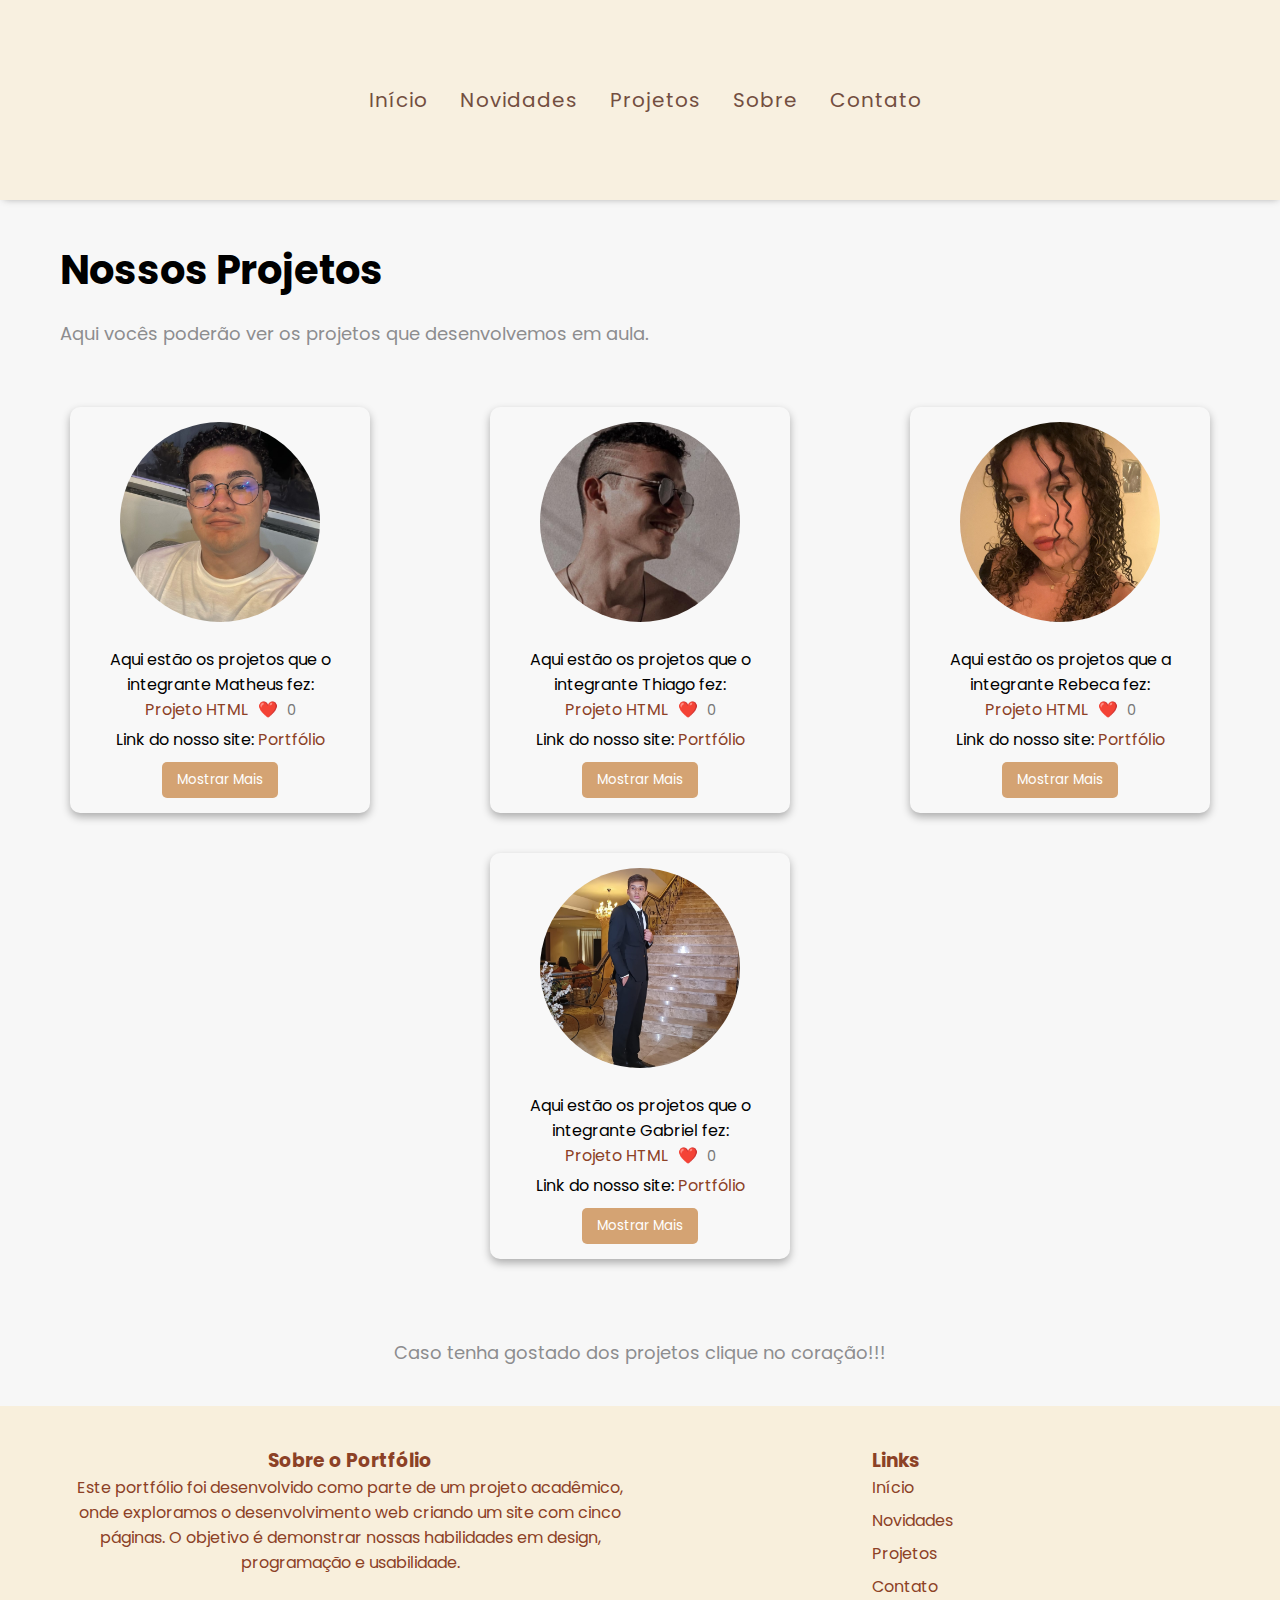
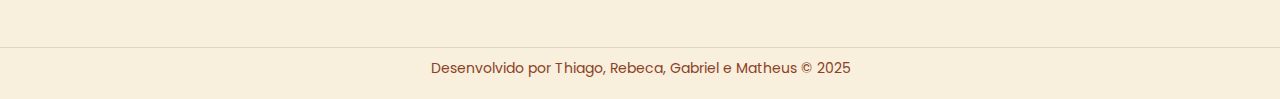
<file: projetos.html>
<!DOCTYPE html>
<html lang="pt-br">

<head>
    <meta charset="UTF-8">
    <meta name="viewport" content="width=device-width, initial-scale=1.0">
    <title>Projetos</title>
    <link rel="stylesheet" href="estilos/stylesmatheus.css">
    <link rel="stylesheet" href="estilos/StylesIndex.css">
    <script src="https://cdnjs.cloudflare.com/ajax/libs/jquery/3.7.1/jquery.min.js"
        integrity="sha512-v2CJ7UaYy4JwqLDIrZUI/4hqeoQieOmAZNXBeQyjo21dadnwR+8ZaIJVT8EE2iyI61OV8e6M8PP2/4hpQINQ/g=="
        crossorigin="anonymous" referrerpolicy="no-referrer"></script>
    <script src="Javascript/javascript-projetos.js" defer></script>
    <script src="Javascript/app.js" defer></script>
</head>

<body class="corpoprojeto">
    <header class="header">
        <nav class="nav">
            <button class="hamburger"></button>
            <ul type="none" class="nav-list">
                <li><a class="inicio" href="index.html">Início</a></li>
                <li><a class="novidades" href="Novidade.html">Novidades</a></li>
                <li><a class="projetos" href="projetos.html">Projetos</a></li>
                <li><a class="sobre" href="sobre.html">Sobre</a></li>
                <li><a class="contatos" href="contatos.html">Contato</a></li>
            </ul>
        </nav>
    </header>
    <section class="hero-section">
        <h1 class="text-first">Nossos Projetos</h1>
        <p class="text-secondary">Aqui vocês poderão ver os projetos que desenvolvemos em aula.</p>
    </section>
    <div class="container-integrantes">
        <div class="coluna-integrante">
            <img src="imagens/Matheus.jpg" alt="Imagem do Matheus" class="foto-circular">
            <div class="info-integrante">
                <p>Aqui estão os projetos que o integrante Matheus fez:</p>
                <div>
                    <a href="" target="_blank">Projeto HTML</a>
                    <button class="like-btn" data-projeto="matheus-html">❤️ <span class="like-count">0</span></button>
                </div>
                <div class="projetos-ocultos" style="display: none;">
                    <p><a href="" target="_blank">1º projeto do Matheus </a></p>
                    <p><a href="" target="_blank">2º projeto do Matheus</a></p>
                </div>
                <p>Link do nosso site: <a href="index.html">Portfólio</a></p>
                <button class="mostrar-mais">Mostrar Mais</button>
            </div>
        </div>

        <div class="coluna-integrante">
            <img src="imagens/Thiago.jpg" alt="Imagem do Thiago" class="foto-circular">
            <div class="info-integrante">
                <p>Aqui estão os projetos que o integrante Thiago fez:</p>
                <div>
                    <a href="" target="_blank">Projeto HTML</a>
                    <button class="like-btn" data-projeto="thiago-html">❤️ <span class="like-count">0</span></button>
                </div>
                <div class="projetos-ocultos" style="display: none;">
                    <p><a href="" target="_blank">Projeto do Thiago</a></p>
                    <p><a href="" target="_blank">Outro Projeto do Thiago</a></p>
                </div>
                <p>Link do nosso site: <a href="index.html">Portfólio</a></p>
                <button class="mostrar-mais">Mostrar Mais</button>
            </div>
        </div>

        <div class="coluna-integrante">
            <img src="imagens/Rebeca.jpg" alt="Imagem da Rebeca" class="foto-circular">
            <div class="info-integrante">
                <p>Aqui estão os projetos que a integrante Rebeca fez:</p>
                <div>
                    <a href="" target="_blank">Projeto HTML</a>
                    <button class="like-btn" data-projeto="rebeca-html">❤️ <span class="like-count">0</span></button>
                </div>
                <div class="projetos-ocultos" style="display: none;">
                    <p><a href="" target="_blank">Projeto da Rebeca</a></p>
                    <p><a href="" target="_blank">Mais um Projeto da Rebeca</a></p>
                </div>
                <p>Link do nosso site: <a href="index.html">Portfólio</a></p>
                <button class="mostrar-mais">Mostrar Mais</button>
            </div>
        </div>

        <div class="coluna-integrante">
            <img src="imagens/Gabriel.jpg" alt="Imagem do Gabriel" class="foto-circular">
            <div class="info-integrante">
                <p>Aqui estão os projetos que o integrante Gabriel fez:</p>
                <div>
                    <a href="" target="_blank">Projeto HTML</a>
                    <button class="like-btn" data-projeto="gabriel-html">❤️ <span class="like-count">0</span></button>
                </div>
                <div class="projetos-ocultos" style="display: none;">
                    <p><a href="" target="_blank">Projeto Extra do Gabriel</a></p>
                    <p><a href="" target="_blank">Outro projeto do Gabriel</a></p>
                </div>
                <p>Link do nosso site: <a href="index.html">Portfólio</a></p>
                <button class="mostrar-mais">Mostrar Mais</button>
            </div>
        </div>
    </div>
    <section class="texto-meio">
        <p class="text-secondary">Caso tenha gostado dos projetos clique no coração!!! </p>
    </section>
</body>

<footer class="footer">
    <div class="footer-container">
        <div class="footer-left">
            <h3>Sobre o Portfólio</h3>
            <p>Este portfólio foi desenvolvido como parte de um projeto acadêmico, onde exploramos o desenvolvimento web
                criando um site com cinco páginas. O objetivo é demonstrar nossas habilidades em design, programação e
                usabilidade.</p>
        </div>
        <div class="footer-right">
            <h3>Links</h3>
            <ul>
                <li><a href="index.html">Início</a></li>
                <li><a href="Novidade.html">Novidades</a></li>
                <li><a href="projetos.html">Projetos</a></li>
                <li><a href="contatos.html">Contato</a></li>
            </ul>
        </div>
    </div>
    <div class="footer-bottom">
        <p>Desenvolvido por Thiago, Rebeca, Gabriel e Matheus © 2025</p>
    </div>
</footer>

</html>
</file>
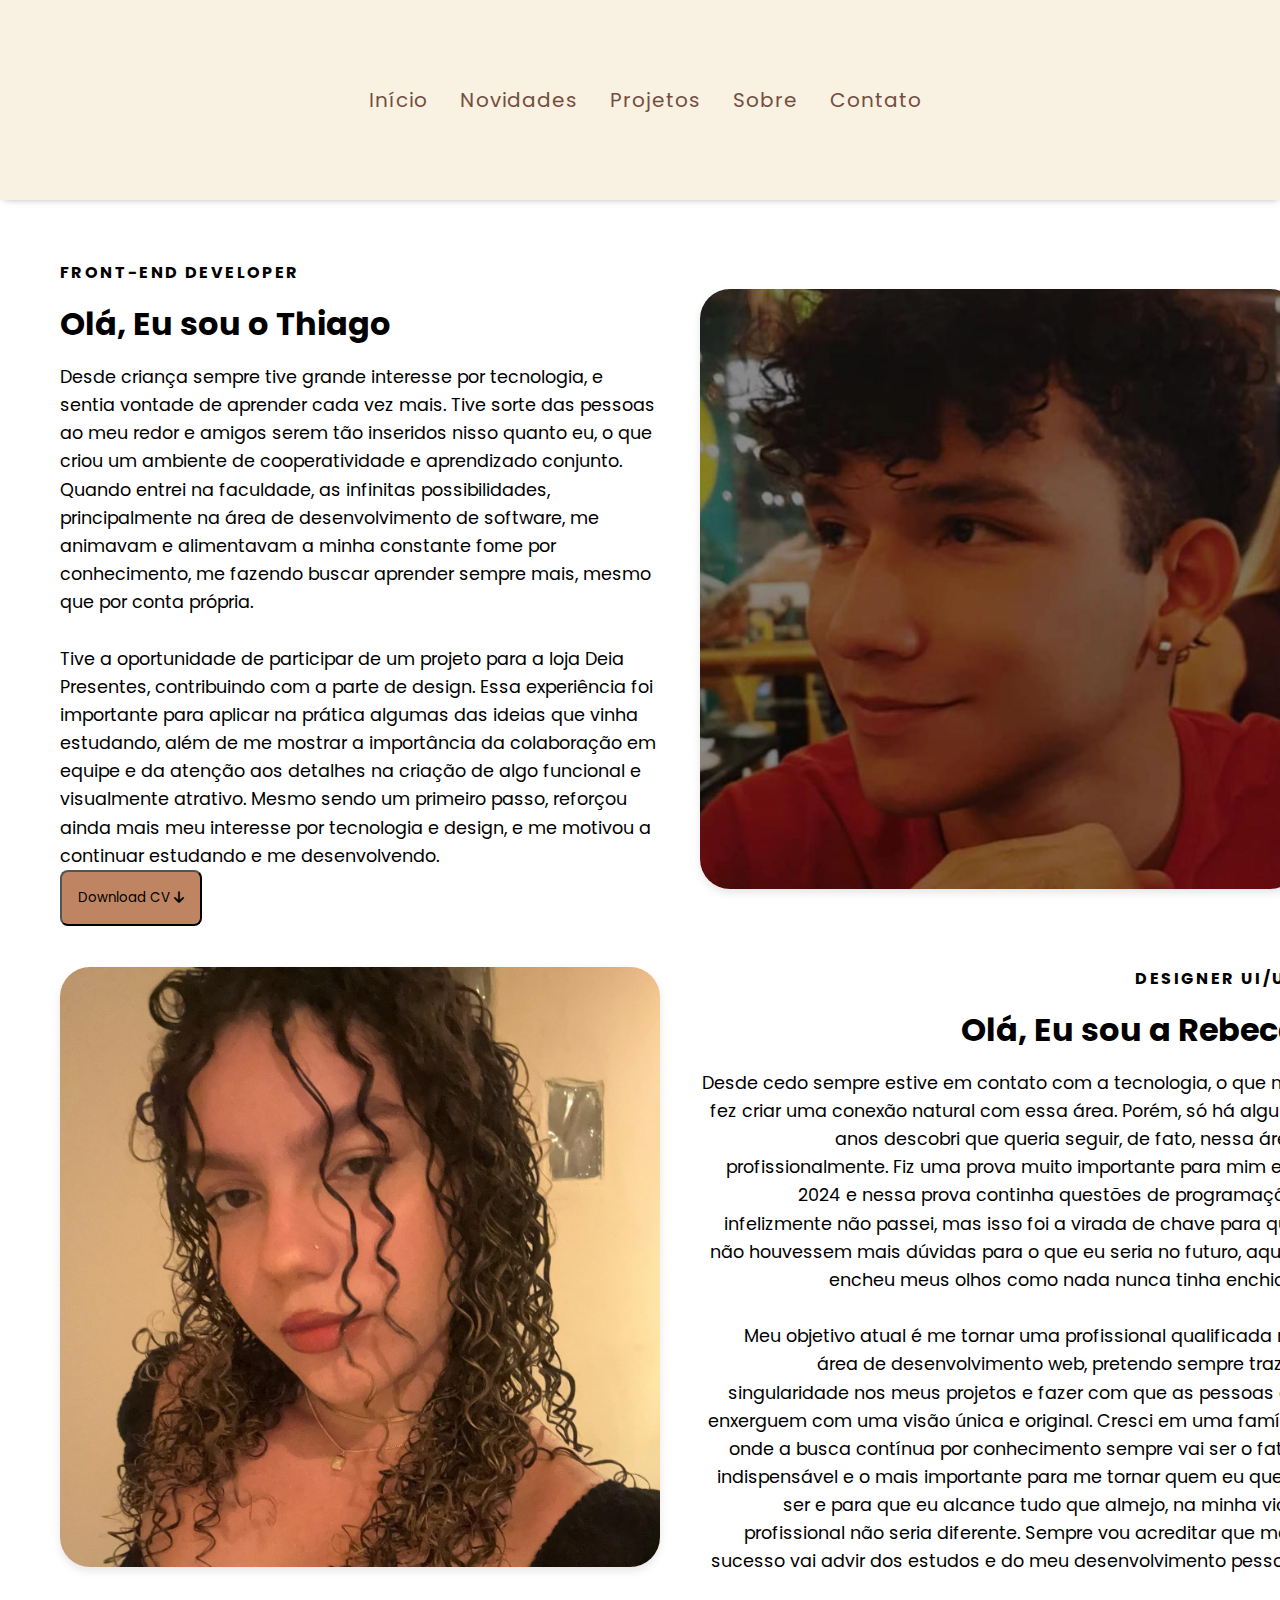
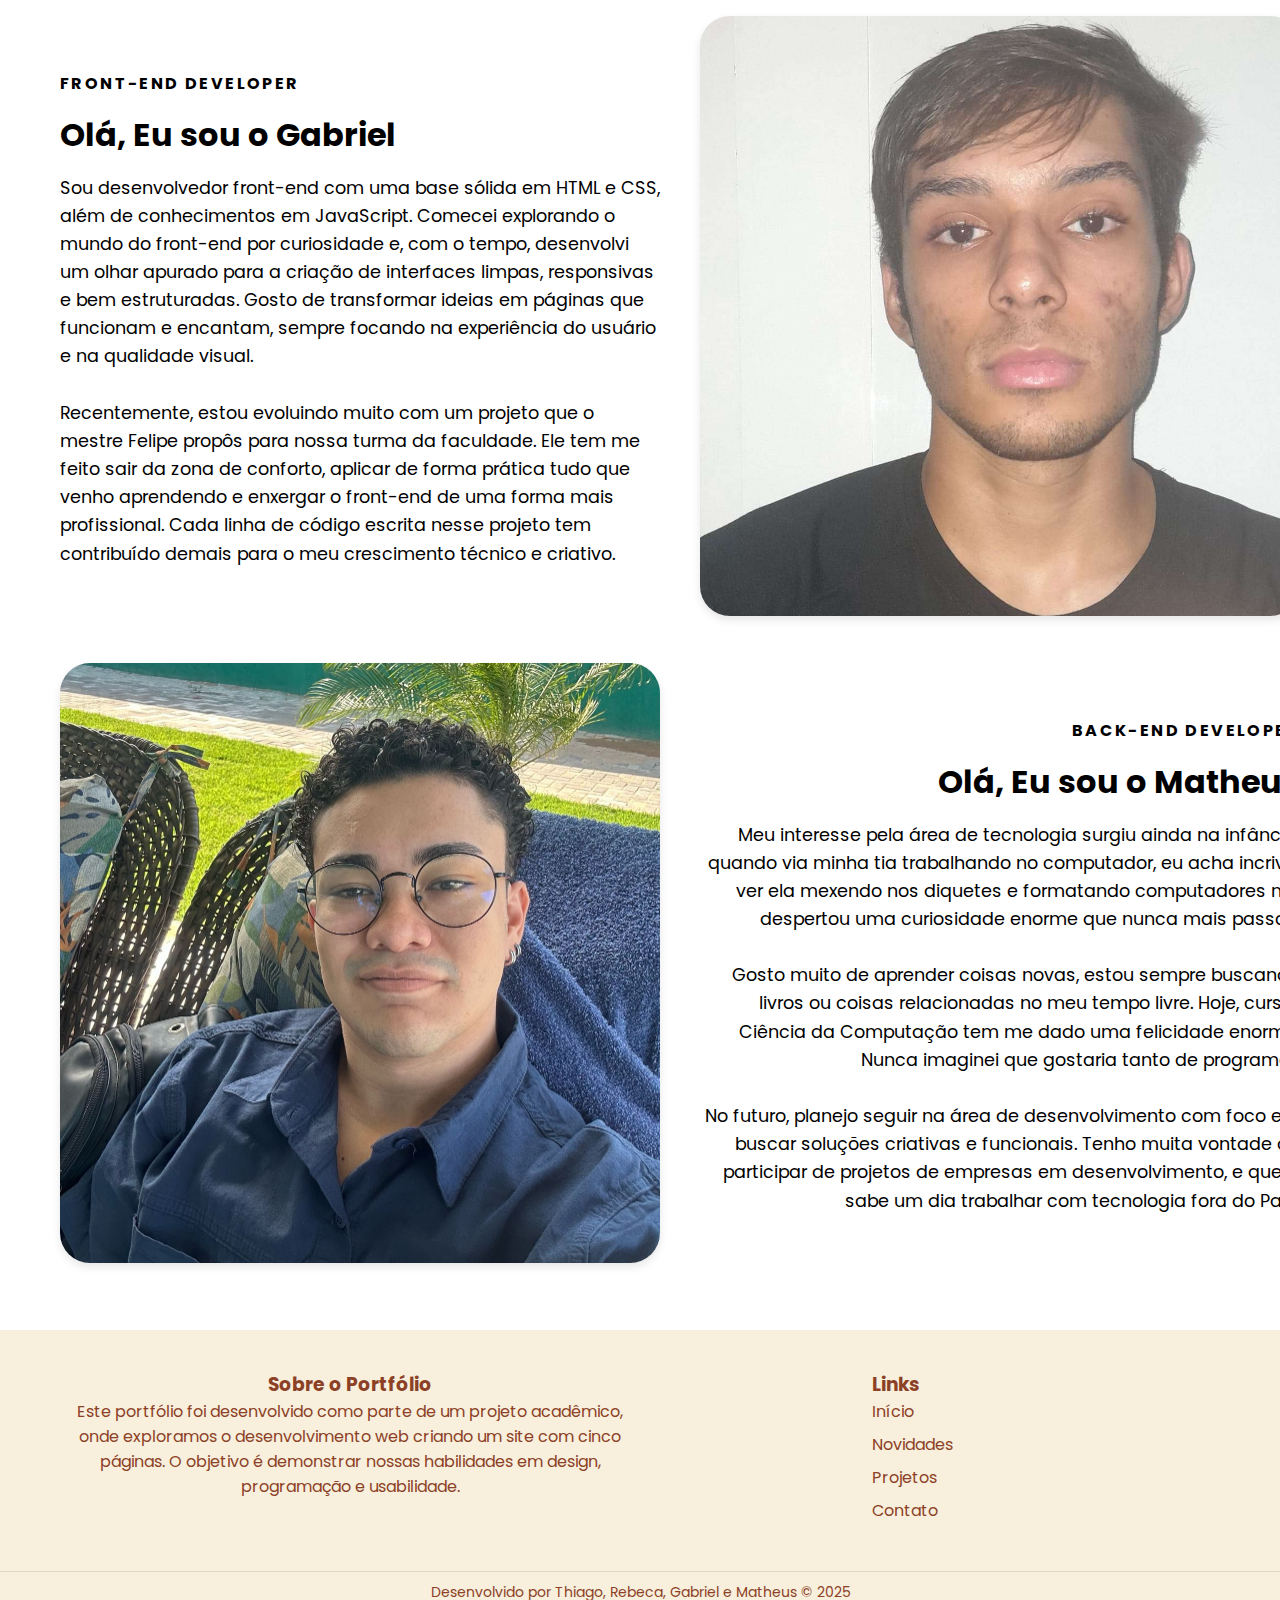
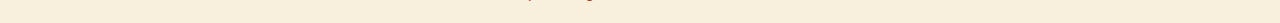
<file: sobre.html>
<!DOCTYPE html>
<html lang="en">
<head>
    <meta charset="UTF-8">
    <meta name="viewport" content="width=device-width, initial-scale=1.0">
    <link rel="stylesheet" href="estilos/StylesSobre.css">
    <script src="Javascript/app.js" defer></script>
    <link rel="stylesheet" href="https://cdnjs.cloudflare.com/ajax/libs/font-awesome/6.7.2/css/all.min.css" integrity="sha512-Evv84Mr4kqVGRNSgIGL/F/aIDqQb7xQ2vcrdIwxfjThSH8CSR7PBEakCr51Ck+w+/U6swU2Im1vVX0SVk9ABhg==" crossorigin="anonymous" referrerpolicy="no-referrer" />
    <title>Sobre</title>
</head>
<body>
    <header class="header">
        <nav class="nav">
            <button class="hamburger"></button>
            <ul type="none" class="nav-list">
                <li><a class="inicio" href="index.html">Início</a></li>
                <li><a class="novidades" href="Novidade.html">Novidades</a></li>
                <li><a class="projetos" href="projetos.html">Projetos</a></li>
                <li><a class="sobre" href="sobre.html">Sobre</a></li>
                <li><a class="contatos" href="contatos.html">Contato</a></li>
            </ul>
        </nav>
    </header>
    </div>
    <main>
        <section id="sobre" class="sobre-container-grid">
            <!-- Texto 1 - Thiago -->
            <div class="sobre-texto">
                <h3> Front-end developer</h3>
                <h2>Olá, Eu sou o Thiago</h2>
                <p>
                        Desde criança sempre tive grande interesse por tecnologia, e sentia vontade de aprender cada vez mais. 
                        Tive sorte das pessoas ao meu redor e amigos serem tão inseridos nisso quanto eu, o que criou um ambiente de cooperatividade e aprendizado conjunto. 
                        Quando entrei na faculdade, as infinitas possibilidades, principalmente na área de desenvolvimento de software, me animavam e alimentavam a minha constante fome por conhecimento, 
                        me fazendo buscar aprender sempre mais, mesmo que por conta própria.
                    <br>
                    <br>
                    Tive a oportunidade de participar de um projeto para a loja Deia Presentes, contribuindo com a parte de design. 
                    Essa experiência foi importante para aplicar na prática algumas das ideias que vinha estudando, além de me mostrar a importância da 
                    colaboração em equipe e da atenção aos detalhes na criação de algo funcional e visualmente atrativo. Mesmo sendo um primeiro passo, 
                    reforçou ainda mais meu interesse por tecnologia e design, e me motivou a continuar estudando e me desenvolvendo.
                </p>
                <button download="" href="#" id="curriculo">
                    Download CV <i class="fa-solid fa-arrow-down"></i> </button>
            </div>

            <!-- Imagem 1 - Thiago -->
            <div class="container-imagem">
                <img src="imagens/ThiagoNovo.jpg" alt="Foto do Thiago" class="foto-arredondada">
            </div>

            <!-- Imagem 2 - Rebeca -->
            <div class="container-imagem">
                <img src="imagens/Rebeca.jpg" alt="Foto da Rebeca" class="foto-arredondada">
            </div>

            <!-- Texto 2 - Rebeca -->
            <div class="sobre-texto2">
                <h3>Designer UI/UX</h3>
                <h2>Olá, Eu sou a Rebeca</h2>
                <p>
                    Desde cedo sempre estive em contato com a tecnologia, o que me fez criar uma conexão natural com essa área.  
                    Porém, só há alguns anos descobri que queria seguir, de fato, nessa área profissionalmente.  
                    Fiz uma prova muito importante para mim em 2024 e nessa prova continha questões de programação, infelizmente não passei, 
                    mas isso foi a virada de chave para que não houvessem mais dúvidas para o que eu seria no futuro, aquilo encheu meus olhos como nada nunca tinha enchido. 
                    <br>
                    <br> 
                    Meu objetivo atual é me tornar uma profissional qualificada na área de desenvolvimento web, 
                    pretendo sempre trazer singularidade nos meus projetos e fazer com que as pessoas os enxerguem com uma visão única e original. 
                    Cresci em uma família onde a busca contínua por conhecimento sempre vai ser o fator indispensável e o mais importante para me tornar quem eu quero ser 
                    e para que eu alcance tudo que almejo, na minha vida profissional não seria diferente. Sempre vou acreditar que meu sucesso vai advir dos estudos e do meu desenvolvimento pessoal
                </p>
            </div>
            <!-- Texto 5 - Gabriel -->
            <div class="sobre-texto">
                <h3> Front-end developer</h3>
                <h2>Olá, Eu sou o Gabriel</h2>
                <p>
                    Sou desenvolvedor front-end com uma base sólida em HTML e CSS, além de conhecimentos em JavaScript. 
                    Comecei explorando o mundo do front-end por curiosidade e, com o tempo, desenvolvi um olhar apurado para a criação de interfaces limpas, 
                    responsivas e bem estruturadas. Gosto de transformar ideias em páginas que funcionam e encantam, sempre focando na experiência do usuário e na qualidade visual.
                    <br>
                    <br>
                    Recentemente, estou evoluindo muito com um projeto que o mestre Felipe propôs para nossa turma da faculdade. 
                    Ele tem me feito sair da zona de conforto, aplicar de forma prática tudo que venho aprendendo e enxergar o front-end de uma forma mais profissional. 
                    Cada linha de código escrita nesse projeto tem contribuído demais para o meu crescimento técnico e criativo.
                </p>
            </div>
             <!-- Imagem 5 - Gabriel -->
             <div class="container-imagem">
                <img src="imagens/GabrielNovo.jpg" alt="Foto do Gabriel" class="foto-arredondada">
            </div>
            </div>
            <!-- Imagem 4 - Matheus -->
            <div class="container-imagem">
                <img src="imagens/MatheusNovo.jpg" alt="Foto do Matheus" class="foto-arredondada">
            </div>
            <!-- Texto 4 - Matheus -->
            <div class="sobre-texto2">
                <h3> Back-end developer</h3>
                <h2>Olá, Eu sou o Matheus</h2>
                <p>
                    Meu interesse pela área de tecnologia surgiu ainda na infância, quando via minha tia trabalhando no computador, eu acha incrivel ver ela mexendo nos diquetes e formatando computadores me despertou uma curiosidade enorme que nunca mais passou.
                    <br>
                    <br> Gosto muito de aprender coisas novas, estou sempre buscando livros ou coisas relacionadas no meu tempo livre. Hoje, cursar Ciência da Computação tem me dado uma felicidade enorme. Nunca imaginei que gostaria tanto de programar.
                    <br>
                    <br> No futuro, planejo seguir na área de desenvolvimento com foco em buscar soluções criativas e funcionais. Tenho muita vontade de participar de projetos de empresas em desenvolvimento, e quem sabe um dia trabalhar com tecnologia fora do País.

                </p>
            </div>
        </section>
        
        <!-- Menu Mobile -->

        <section class="sobre-container-grid-mobile">
            <!-- Thiago Mobile -->
            <div class="container-imagem">
                <img src="imagens/ThiagoNovo.jpg" height="100%" width="100%" alt="Foto do Thiago" class="foto-arredondada">
                <h3>Front-end developer</h3>
                <h2>Olá, Eu sou o Thiago</h2>
                <p>
                    Desde criança sempre tive grande interesse por tecnologia, e sentia vontade de aprender cada vez mais. 
                    Tive sorte das pessoas ao meu redor e amigos serem tão inseridos nisso quanto eu, o que criou um ambiente de cooperatividade e aprendizado conjunto. 
                    Quando entrei na faculdade, as infinitas possibilidades, principalmente na área de desenvolvimento de software, 
                    me animavam e alimentavam a minha constante fome por conhecimento, me fazendo buscar aprender sempre mais, mesmo que por conta própria.
                    <br>
                    <br>
                    Tive a oportunidade de participar de um projeto para a loja Deia Presentes, contribuindo com a parte de design. 
                    Essa experiência foi importante para aplicar na prática algumas das ideias que vinha estudando, além de me mostrar a importância da 
                    colaboração em equipe e da atenção aos detalhes na criação de algo funcional e visualmente atrativo. Mesmo sendo um primeiro passo, 
                    reforçou ainda mais meu interesse por tecnologia e design, e me motivou a continuar estudando e me desenvolvendo.
                </p>
            </div>

            <!-- Rebeca Mobile -->
            <div class="container-imagem">
                <img src="imagens/Rebeca.jpg" alt="Foto da Rebeca" class="foto-arredondada">
                <h3>Designer UI/UX</h3>
                <h2>Olá, Eu sou a Rebeca</h2>
                <p>
                    Desde cedo sempre estive em contato com a tecnologia, o que me fez criar uma conexão natural com essa área.  
                    Porém, só há alguns anos descobri que queria seguir, de fato, nessa área profissionalmente.  
                    Fiz uma prova muito importante para mim em 2024 e nessa prova continha questões de programação, infelizmente não passei, 
                    mas isso foi a virada de chave para que não houvessem mais dúvidas para o que eu seria no futuro, aquilo encheu meus olhos como nada nunca tinha enchido. 
                    <br>
                    <br> 
                    Meu objetivo atual é me tornar uma profissional qualificada na área de desenvolvimento web, 
                    pretendo sempre trazer singularidade nos meus projetos e fazer com que as pessoas os enxerguem com uma visão única e original. 
                    Cresci em uma família onde a busca contínua por conhecimento sempre vai ser o fator indispensável e o mais importante para me tornar quem eu quero ser 
                    e para que eu alcance tudo que almejo, na minha vida profissional não seria diferente. Sempre vou acreditar que meu sucesso vai advir dos estudos e do meu desenvolvimento pessoal
                </p>
            </div>
            <!-- Gabriel Mobile -->
            <div class="container-imagem">
                <img src="imagens/Gabriel.jpg" alt="Foto do Gabriel" class="foto-arredondada">
                <h3>Back-end developer</h3>
                <h2>Olá, Eu sou a Gabriel</h2>
                <p>
                    Sou desenvolvedor front-end com uma base sólida em HTML e CSS, além de conhecimentos em JavaScript. 
                    Comecei explorando o mundo do front-end por curiosidade e, com o tempo, desenvolvi um olhar apurado para a criação de interfaces limpas, 
                    responsivas e bem estruturadas. Gosto de transformar ideias em páginas que funcionam e encantam, sempre focando na experiência do usuário e na qualidade visual.
                    <br>
                    <br>
                    Recentemente, estou evoluindo muito com um projeto que o mestre Felipe propôs para nossa turma da faculdade. 
                    Ele tem me feito sair da zona de conforto, aplicar de forma prática tudo que venho aprendendo e enxergar o front-end de uma forma mais profissional. 
                    Cada linha de código escrita nesse projeto tem contribuído demais para o meu crescimento técnico e criativo.
                </p>
            </div>
            <!-- Matheus Mobile -->
            <div class="container-imagem">
                <img src="imagens/MatheusNovo.jpg" alt="Foto do Matheus" class="foto-arredondada">
                <h3>Back-end developer</h3>
                <h2>Olá, Eu sou o Matheus</h2>
                <p>
                    Tenho 25 anos e, desde que me conheço por gente, sempre gostei de mexer com computadores, devido à
                    grande influência da minha família. Sempre adorei vê-los mexendo nos computadores e consertando os
                    problemas que eles tinham. Hoje, faço Ciência da Computação porque amo essa área de criação e
                    resolução de problemas tecnológicos.
                </p>
            </div>
        </section>
    </main>
    <footer class="footer">
        <div class="footer-container">
            <div class="footer-left">
                <h3>Sobre o Portfólio</h3>
                <p>Este portfólio foi desenvolvido como parte de um projeto acadêmico, onde exploramos o desenvolvimento
                    web criando um site com cinco páginas. O objetivo é demonstrar nossas habilidades em design,
                    programação e usabilidade.</p>
            </div>
            <div class="footer-right">
                <h3>Links</h3>
                <ul>
                    <li><a href="index.html">Início</a></li>
                    <li><a href="Novidade.html">Novidades</a></li>
                    <li><a href="projetos.html">Projetos</a></li>
                    <li><a href="contatos.html">Contato</a></li>
                </ul>
            </div>
        </div>
        <div class="footer-bottom">
            <p>Desenvolvido por Thiago, Rebeca, Gabriel e Matheus © 2025</p>
        </div>
    </footer>
</body>
</html>
</file>
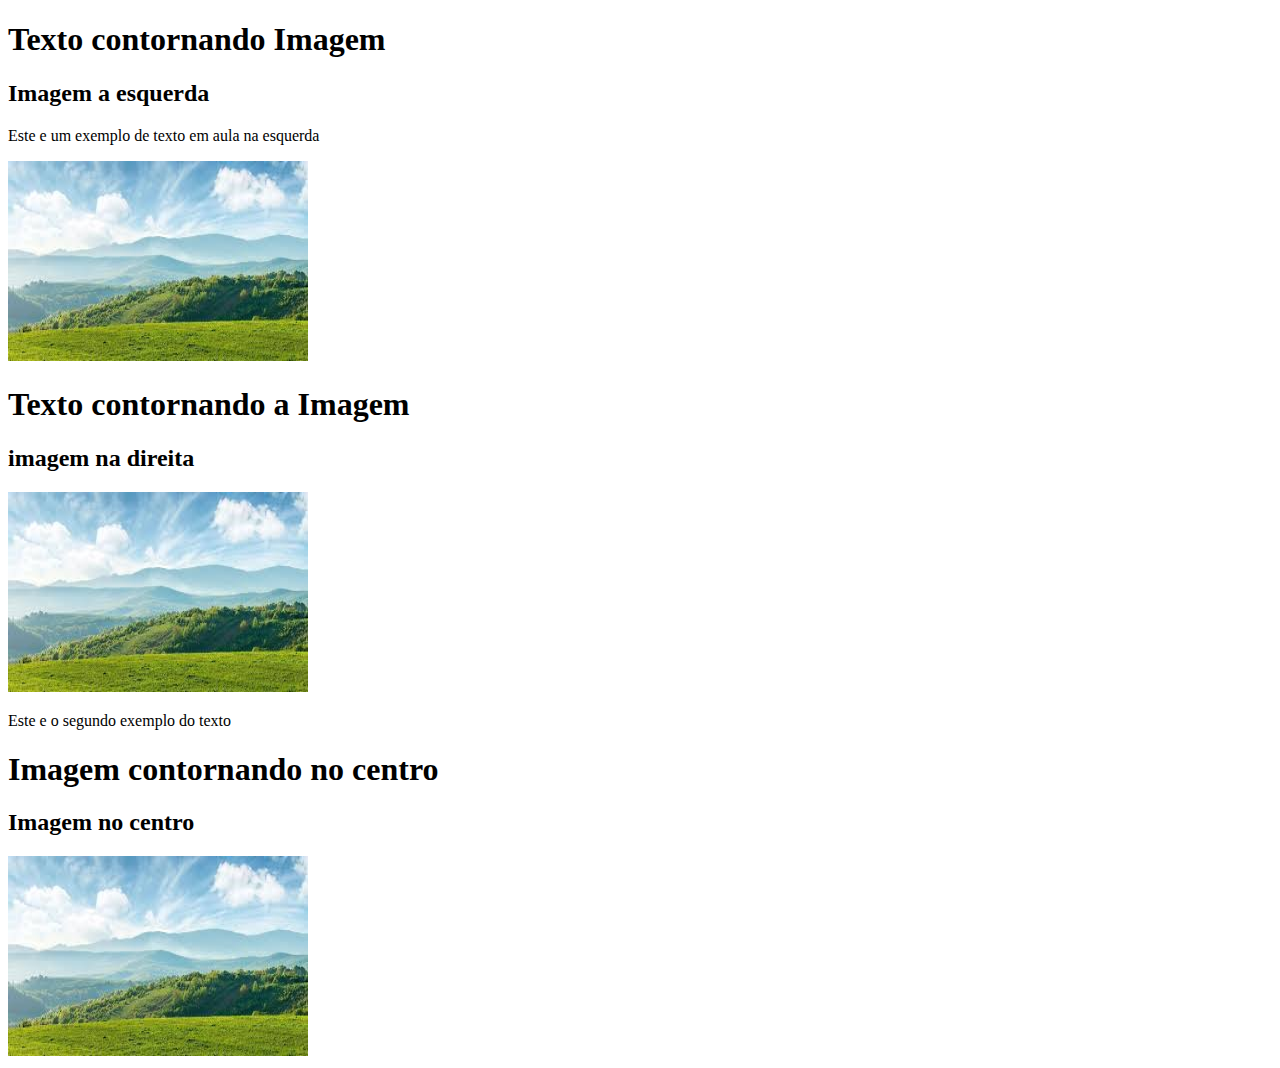
<file: Projetos/Portfolio-matheus/Pagina 4.html>
<!DOCTYPE html>
<html lang="pt-br">
<head>
    <meta charset="UTF-8">
    <meta name="viewport" content="width=device-width, initial-scale=1.0">
    <title>Document</title>
</head>
<body>
    <h1>Texto contornando Imagem</h1>
    <h2>Imagem a esquerda</h2>
    <p class="paragrafo-1"> Este e um exemplo de texto em aula na esquerda </p>
    <img class="imagem-esquerda" src="Imagens/paisagem.jpg" alt="Uma bela paisagem" width="300" height="200"
    title="Vista panorâmica">

    <h1>Texto contornando a Imagem</h1>
    <h2>imagem na direita</h2>
    <img class="imagem-direita" src="Imagens/paisagem.jpg" alt="Imagem direita" width="300" height="200">
    <p class="paragrafo-2">Este e o segundo exemplo do texto</p>

    <h1>Imagem contornando no centro</h1>
    <h2>Imagem no centro</h2>
    <img class="centralizado" src="Imagens/paisagem.jpg" alt="Imagem centro" width="300" height="200">
</body>
</html>
</file>
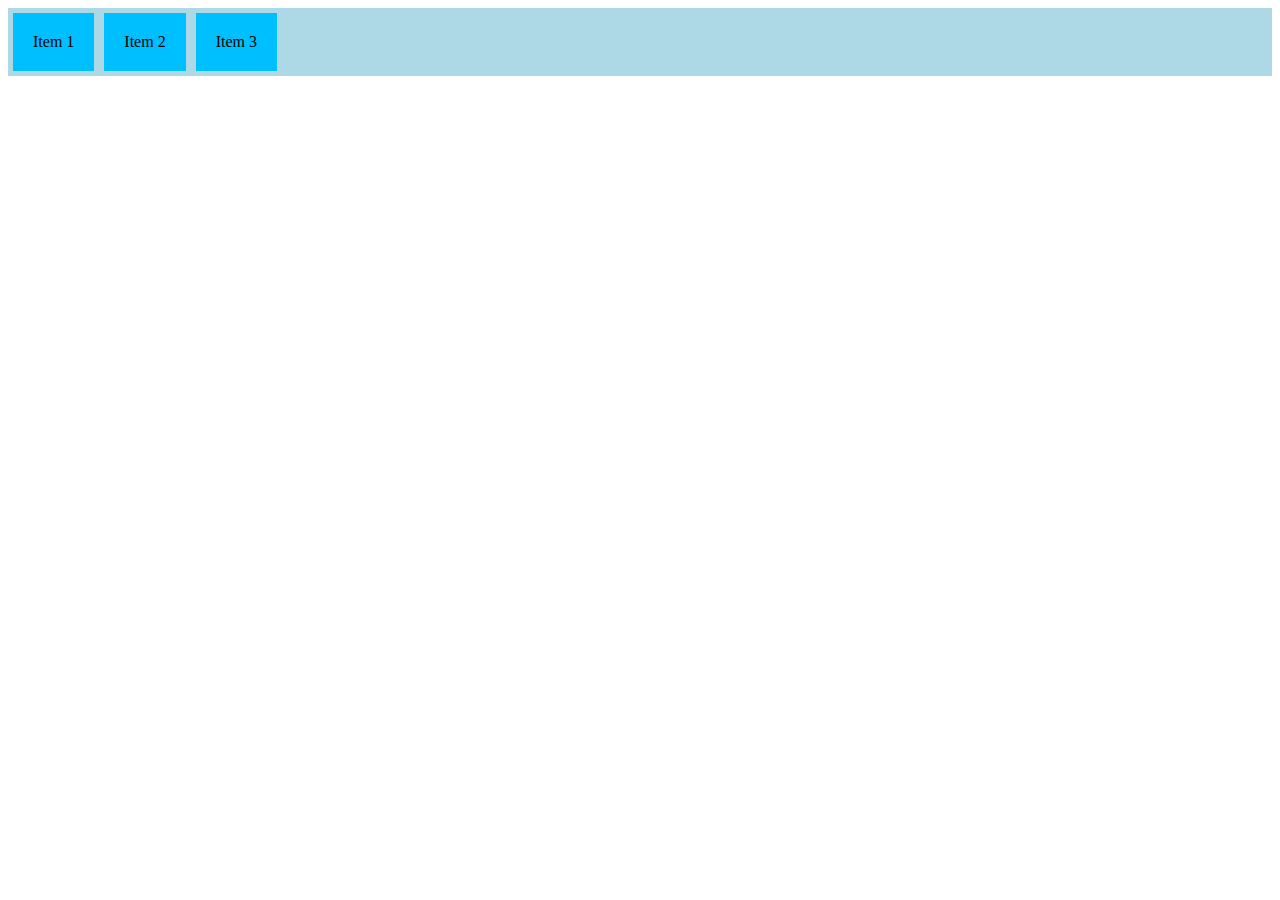
<file: Projetos/Portfolio-matheus/Pagina 5.html>
<!DOCTYPE html>
<html lang="en">
<head>
    <meta charset="UTF-8">
    <meta name="viewport" content="width=device-width, initial-scale=1.0">
    <title>Document</title>
    <style>
        .container {
            display:flex;
            background-color: lightblue;
        }
        .item {
            background-color: deepskyblue;
            margin: 5px;
            padding: 20px;
        }
    </style>
</head>
<body>
    <div class="container">
        <div class="item"> Item 1</div>
        <div class="item"> Item 2</div>
        <div class="item"> Item 3</div>
    </div>

    
</body>
</html>
</file>
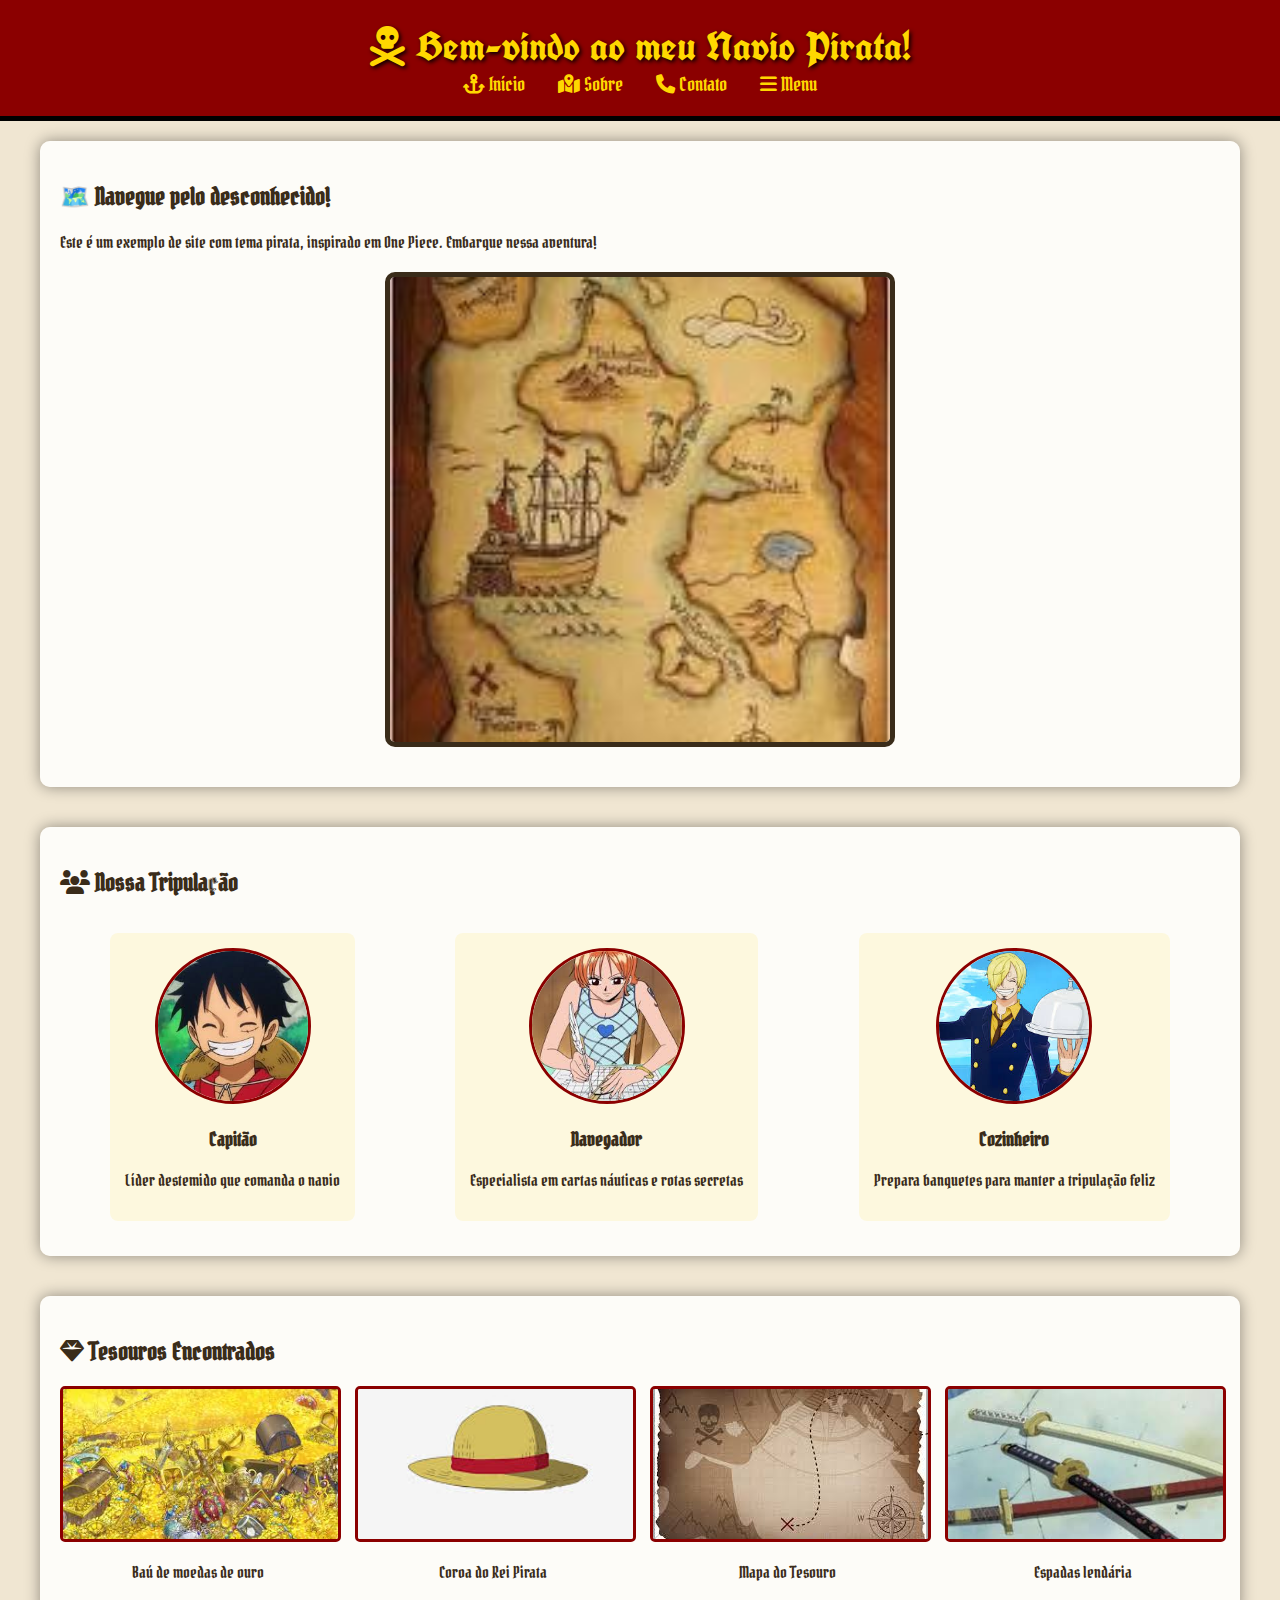
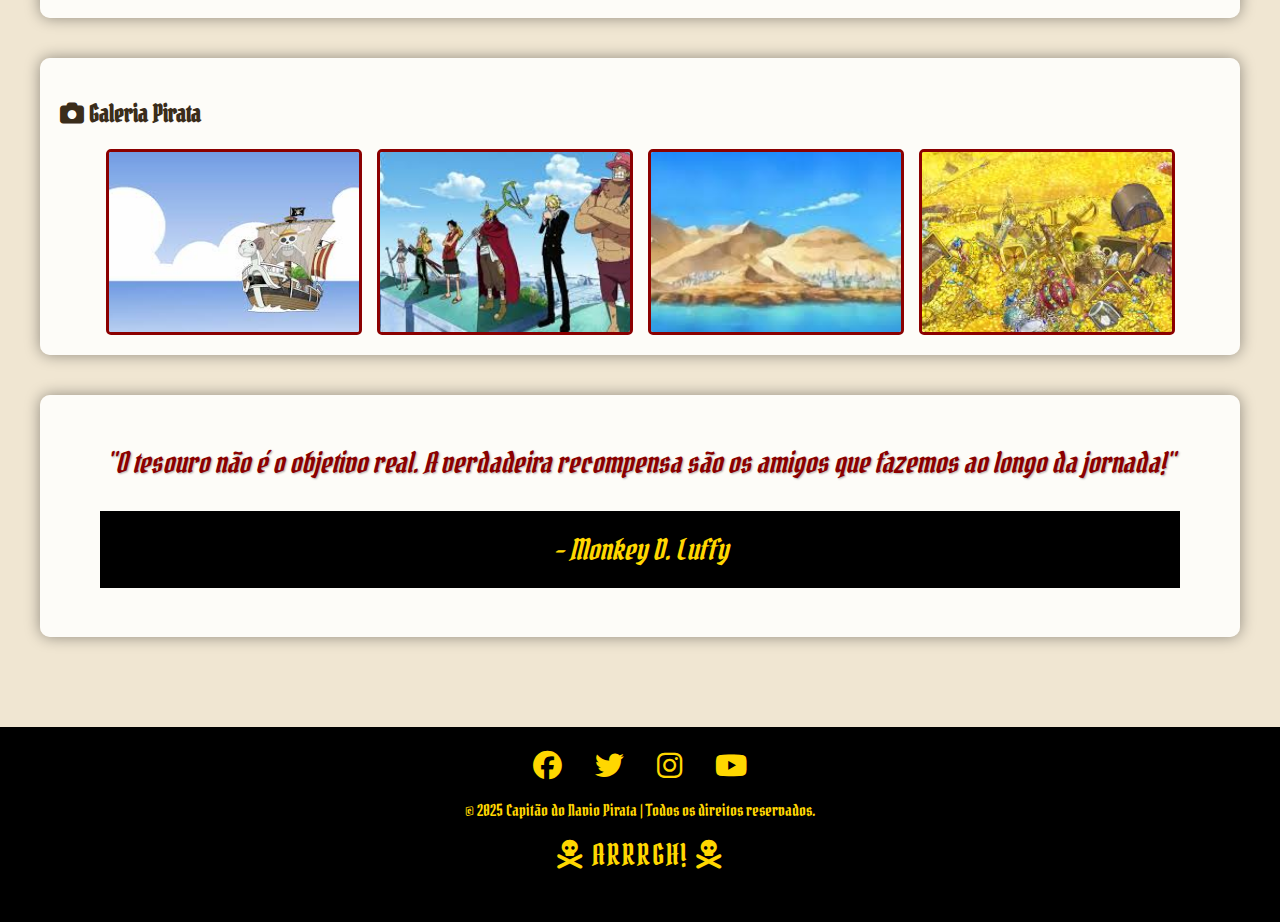
<file: Projetos/Portfolio-matheus/pagina-principal.html>
<!DOCTYPE html>
<html lang="pt-br">
<head>
    <meta charset="UTF-8">
    <meta name="viewport" content="width=device-width, initial-scale=1.0">
    <title>Meu Site Pirata</title>
    <link href="https://fonts.googleapis.com/css2?family=UnifrakturCook:700&family=Pirata+One&display=swap" rel="stylesheet">
    <link rel="stylesheet" href="https://cdnjs.cloudflare.com/ajax/libs/font-awesome/6.5.0/css/all.min.css">
    <link rel="stylesheet" href="estilos/style.css">
</head>
<body>
    <header>
        <h1><i class="fas fa-skull-crossbones"></i> Bem-vindo ao meu Navio Pirata!</h1>
        <nav class="nav">
            <a href="pagina-principal.html"><i class="fas fa-anchor"></i> Início</a>
            <a href="pagina-sobre.html"><i class="fas fa-map-marked-alt"></i> Sobre</a>
            <a href="#"><i class="fas fa-phone"></i> Contato</a>
            <a href="#"><i class="fas fa-bars"></i> Menu</a>
        </nav>
    </header>

    <div class="conteudo">
        <section class="destaque">
            <h2>🗺️ Navegue pelo desconhecido!</h2>
            <p>Este é um exemplo de site com tema pirata, inspirado em One Piece. Embarque nessa aventura!</p>
            <img src="Imagens/mapa2.jpg" alt="Mapa do Tesouro Pirata" class="mapa-tesouro">
        </section>

        <section class="tripulacao">
            <h2><i class="fas fa-users"></i> Nossa Tripulação</h2>
            <div class="membros">
                <div class="membro">
                    <img src="Imagens/capitao luffy.jpg"Capitão Pirata">
                    <h3>Capitão</h3>
                    <p>Líder destemido que comanda o navio</p>
                </div>
                <div class="membro">
                    <img src="Imagens/navegadora nami.jpg" alt="Navegador Pirata">
                    <h3>Navegador</h3>
                    <p>Especialista em cartas náuticas e rotas secretas</p>
                </div>
                <div class="membro">
                    <img src="Imagens/cozinheiro.jpg" alt="Cozinheiro Pirata">
                    <h3>Cozinheiro</h3>
                    <p>Prepara banquetes para manter a tripulação feliz</p>
                </div>
            </div>
        </section>

        <section class="tesouros">
            <h2><i class="fas fa-gem"></i> Tesouros Encontrados</h2>
            <div class="tesouros-grid">
                <div class="tesouro-item">
                    <img src="Imagens/tesouro.jpg" alt="Baú do Tesouro">
                    <p>Baú de moedas de ouro</p>
                </div>
                <div class="tesouro-item">
                    <img src="Imagens/coroa.jpg" alt="Coroa Pirata">
                    <p>Coroa do Rei Pirata</p>
                </div>
                <div class="tesouro-item">
                    <img src="Imagens/mapa tesouro.jpg" alt="Mapa do Tesouro">
                    <p>Mapa do Tesouro</p>
                </div>
                <div class="tesouro-item">
                    <img src="Imagens/espadas.jpg" alt="Espada Pirata">
                    <p>Espadas lendária</p>
                </div>
            </div>
        </section>

        <section class="galeria">
            <h2><i class="fas fa-camera"></i> Galeria Pirata</h2>
            <div class="fotos">
                <img src="Imagens/navio.jpg" alt="Navio Pirata">
                <img src="Imagens/batalha.jpg" alt="Batalha Naval">
                <img src="Imagens/ilha deserta.jpg" alt="Ilha Deserta">
                <img src="Imagens/tesouro.jpg" alt="Tesouro Pirata">
            </div>
        </section>

        <section class="citacao">
            <blockquote>
                <p>"O tesouro não é o objetivo real. A verdadeira recompensa são os amigos que fazemos ao longo da jornada!"</p>
                <footer>- Monkey D. Luffy</footer>
            </blockquote>
        </section>
    </div>

    <footer>
        <div class="redes-sociais">
            <a href="#"><i class="fab fa-facebook"></i></a>
            <a href="#"><i class="fab fa-twitter"></i></a>
            <a href="#"><i class="fab fa-instagram"></i></a>
            <a href="#"><i class="fab fa-youtube"></i></a>
        </div>
        <p>&copy; 2025 Capitão do Navio Pirata | Todos os direitos reservados.</p>
        <p class="jolly-roger"><i class="fas fa-skull-crossbones"></i> ARRRGH! <i class="fas fa-skull-crossbones"></i></p>
    </footer>
</body>
</html>
</file>
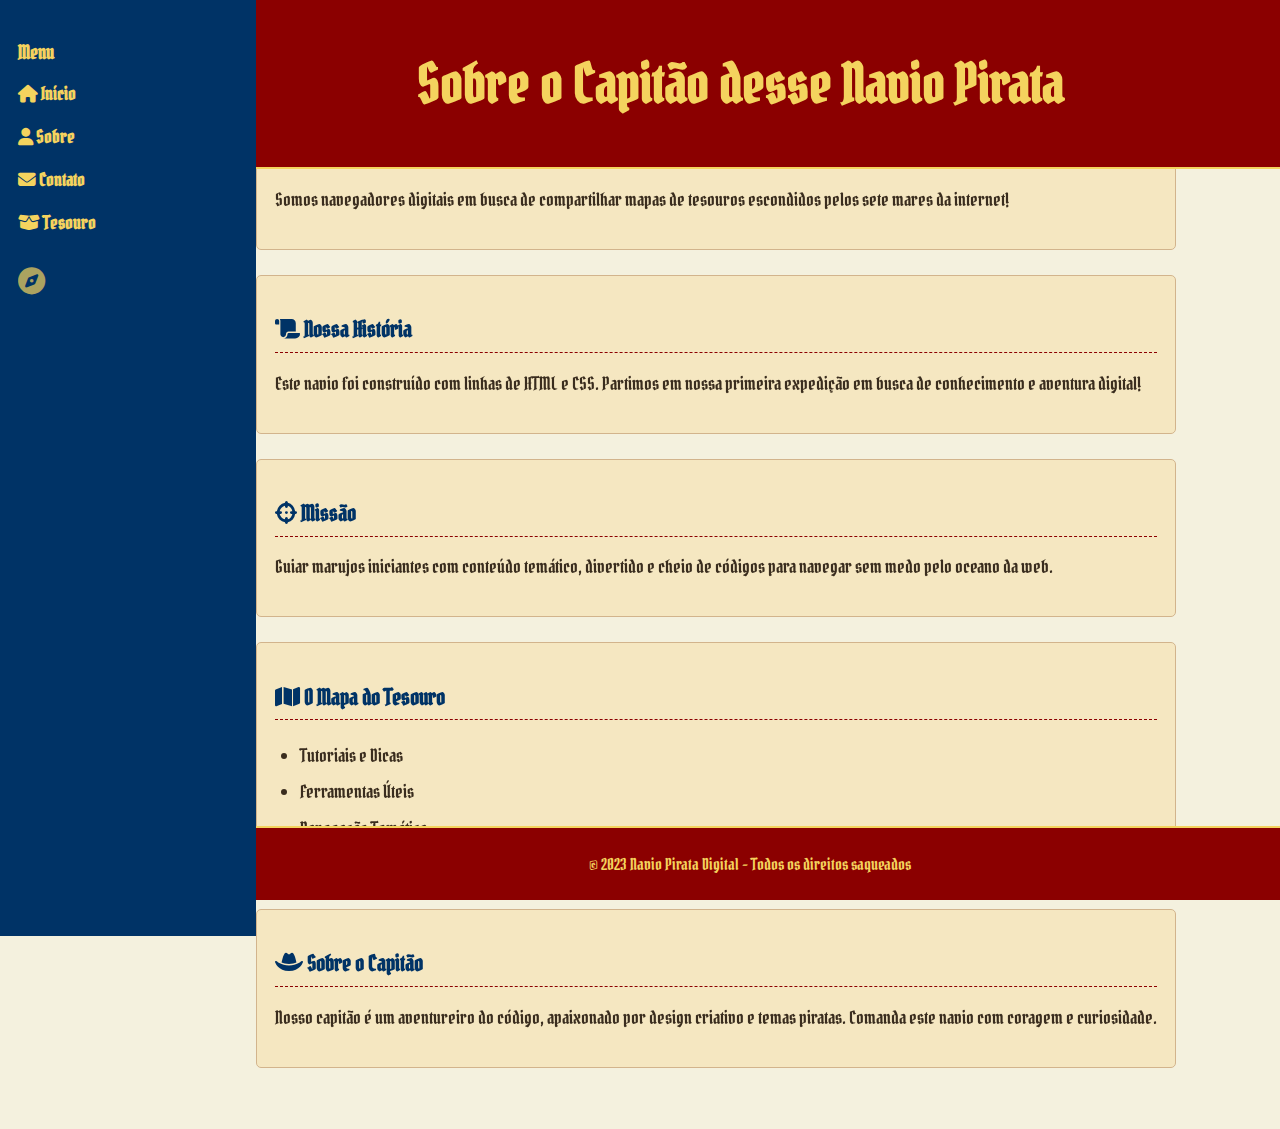
<file: Projetos/Portfolio-matheus/pagina-sobre.html>
<!DOCTYPE html>
<html lang="pt-br">
<head>
    <meta charset="UTF-8" />
    <meta name="viewport" content="width=device-width, initial-scale=1.0" />
    <title>Página sobre o Capitão do Navio</title>
    <link href="https://fonts.googleapis.com/css2?family=UnifrakturCook:wght@700&family=UnifrakturMaguntia&display=swap" rel="stylesheet">
    <link href="https://fonts.googleapis.com/css2?family=Pirata+One&display=swap" rel="stylesheet">
    <link rel="stylesheet" href="https://cdnjs.cloudflare.com/ajax/libs/font-awesome/6.5.0/css/all.min.css">
    <link rel="stylesheet" href="estilos/style2.css"> </head>

<body>
    <div class="background-overlay"></div>

    <header>
        <div class="header-content">
            <h1>Sobre o Capitão desse Navio Pirata</h1>
        </div>
    </header>

    <div class="container">
        <div class="menu-lateral">
            <div class="menu-content">
                <p>Menu</p>
                <a href="pagina-principal.html"><i class="fas fa-home"></i> Início</a>
                <a href="pagina-sobre.html"><i class="fas fa-user"></i> Sobre</a>
                <a href="#"><i class="fas fa-envelope"></i> Contato</a>
                <a href="#"><i class="fas fa-box-open"></i> Tesouro</a>
                <div class="compass-icon"><i class="fas fa-compass"></i></div>
            </div>
        </div>

        <div class="conteudo">
            <section class="pirate-card">
                <h2><i class="fas fa-users"></i> Nossa Tripulação</h2>
                <p>Somos navegadores digitais em busca de compartilhar mapas de tesouros escondidos pelos sete mares da internet!</p>
            </section>

            <section class="pirate-card">
                <h2><i class="fas fa-scroll"></i> Nossa História</h2>
                <p>Este navio foi construído com linhas de HTML e CSS. Partimos em nossa primeira expedição em busca de conhecimento e aventura digital!</p>
            </section>

            <section class="pirate-card">
                <h2><i class="fas fa-crosshairs"></i> Missão</h2>
                <p>Guiar marujos iniciantes com conteúdo temático, divertido e cheio de códigos para navegar sem medo pelo oceano da web.</p>
            </section>

            <section class="pirate-card treasure-map">
                <h2><i class="fas fa-map"></i> O Mapa do Tesouro</h2>
                <ul>
                    <li>Tutoriais e Dicas</li>
                    <li>Ferramentas Úteis</li>
                    <li>Navegação Temática</li>
                </ul>
            </section>

            <section class="pirate-card captain-section">
                <h2><i class="fas fa-hat-cowboy"></i> Sobre o Capitão</h2>
                <p>Nosso capitão é um aventureiro do código, apaixonado por design criativo e temas piratas. Comanda este navio com coragem e curiosidade.</p>
            </section>
        </div>
    </div>

    <footer class="pirate-footer">
        <p>© 2023 Navio Pirata Digital - Todos os direitos saqueados</p>
    </footer>

    <script>
        let prevScrollPos = window.pageYOffset;
        const header = document.querySelector('header');
        const footer = document.querySelector('footer');

        window.addEventListener('scroll', () => {
            const currentScrollPos = window.pageYOffset;

            if (prevScrollPos > currentScrollPos) {
                header.classList.remove('cabecalho-escondido');
                footer.classList.remove('rodape-escondido');
            } else {
                header.classList.add('cabecalho-escondido');
                footer.classList.add('rodape-escondido');
            }

            prevScrollPos = currentScrollPos;
        });
    </script>
</body>
</html>
</file>
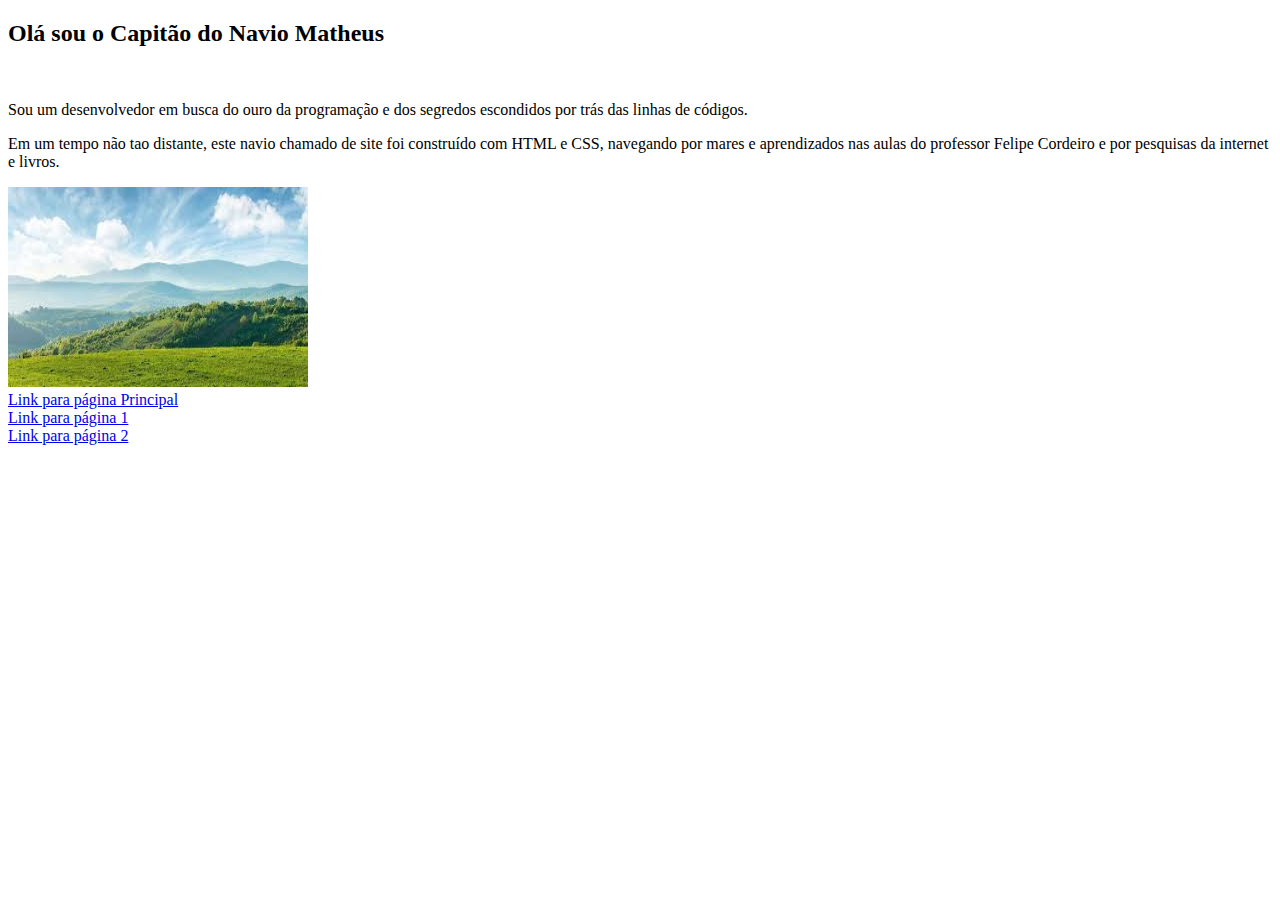
<file: Projetos/Portfolio-matheus/Página 3.html>
<!DOCTYPE html>
<html lang="pt-br">
<head>
    <meta charset="UTF-8">
    <meta name="viewport" content="width=device-width, initial-scale=1.0">
    <title>Página 3</title>
</head>
<body>
    <h2>Olá sou o Capitão do Navio Matheus</h2>
    <br>
        <p>Sou um desenvolvedor em busca do ouro da programação e dos segredos escondidos por trás das linhas de códigos.</p>
        <p>Em um tempo não tao distante, este navio chamado de site foi construído com HTML e CSS, navegando por mares e aprendizados nas aulas do professor Felipe Cordeiro e por pesquisas da internet e livros.</p>
    <img src="Imagens/paisagem.jpg" alt="Uma bela paisagem" width="300" height="200"
    title="Vista panorâmica">
    <br>
</body>
    <a href="Página princiapl.html" target="_blank">Link para página Principal</a>
    <br>
    <a href="Untitled-1.html" target="_blank">Link para página 1</a>
    <br>
    <a href="Página 2.html" target="_blank">Link para página 2</a>
</html>
</file>
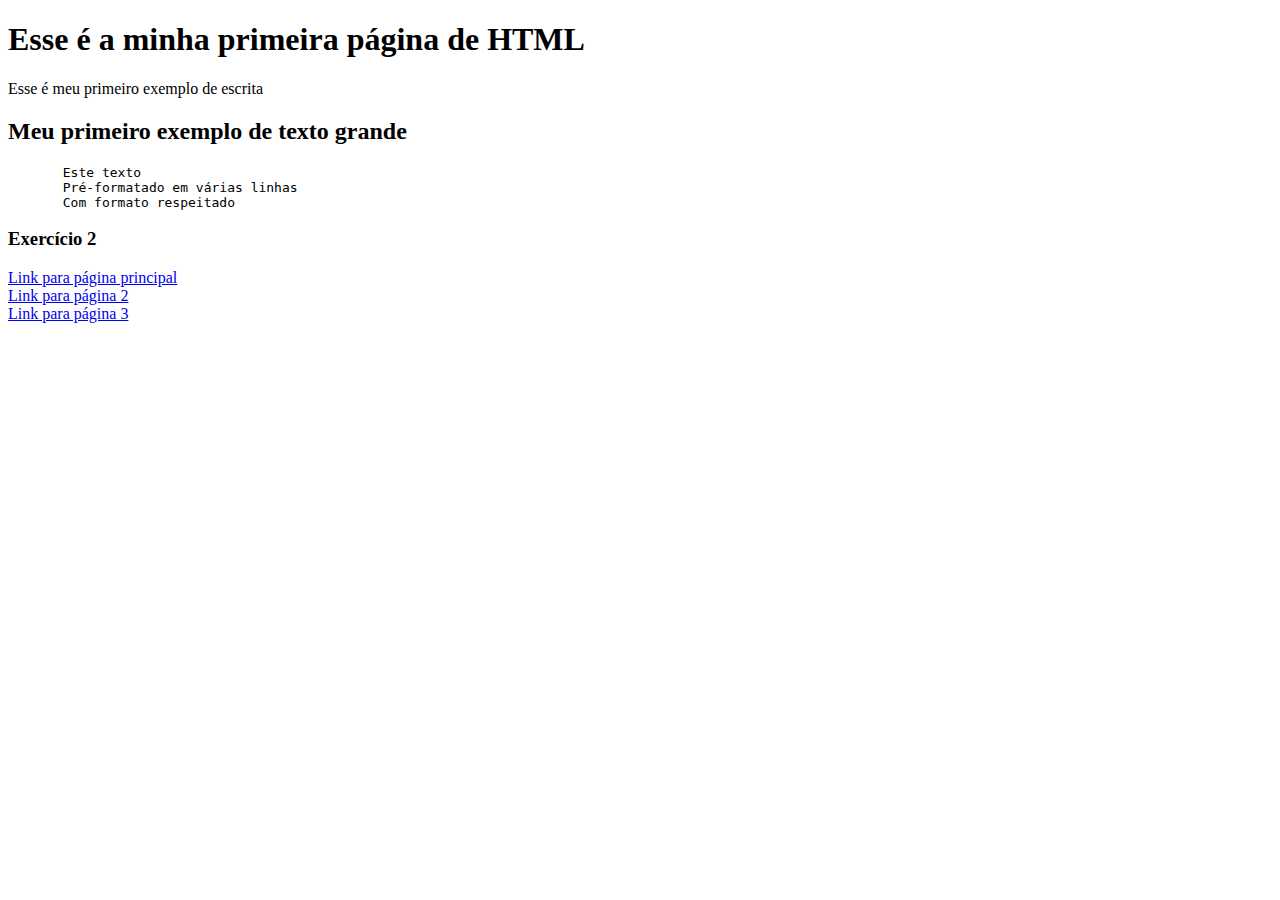
<file: Projetos/Portfolio-matheus/Untitled-1.html>
<!DOCTYPE html>
<html lang="pt-br">
<head>
    <meta charset="UTF-8">
    <meta name="viewport" content="width=device-width, initial-scale=1.0">
    <title>Página 1</title>
</head>
<body>
    <h1>Esse é a minha primeira página de HTML</h1>

    <p>Esse é meu primeiro exemplo de escrita </p>
    
</body>
<h2>Meu primeiro exemplo de texto grande</h2>
<pre>       Este texto
       Pré-formatado em várias linhas
       Com formato respeitado
</pre>
<h3>
    Exercício 2
</h3>

<a href="Página princiapl.html" target="_blank">Link para página principal</a>
<br>
<a href="Página 2.html" target="_blank">Link para página 2</a>
<br>
<a href="Página 3.html" target="_blank">Link para página 3</a>

</html>
</file>
<file: estilos/StylesIndex.css>
@import url('https://fonts.googleapis.com/css2?family=Poppins:ital,wght@0,100;0,200;0,300;0,400;0,500;0,600;0,700;0,800;0,900;1,100;1,200;1,300;1,400;1,500;1,600;1,700;1,800;1,900&display=swap');

:root {
    --cor01: #f8efdc;
    --cor02: #F2D1B3;
    --cor003: #BF8563;
    --cor004: #D9B5A0;
    --cor005: #8C4126;
    --cor006: #734E40;
    --font01: Poppins;
    --font02: Quicksand;
}
/* Base styles */
* {
    margin: 0;
    padding: 0;
    box-sizing: border-box;
    font-family: 'Poppins', sans-serif;
}

html, body {
    scroll-behavior: smooth;
    height: 100%;
    margin: 0;
  }


body {
    background-color: var(--cor01);
}

main {
    background-color: #f7f7f7;
    padding-top: 100px;
    padding-bottom: 100px;
}

/* Header and Navigation */
.header {
    background-color: #f8efdcdc;
    box-shadow: 1px 1px 8px -3px rgba(0, 0, 0, 0.445);
    max-width: 3500px;
    padding-left: 10px;
}

.nav {
    align-items: center;
    max-width: 3000px;
    min-width: 300px;
    height: 200px;
    margin-inline: auto;
    display: flex;
    justify-content: space-between;
    text-decoration: none;
    font-family: 'Poppins';
}

.nav-list li {
    letter-spacing: 1px;
    text-decoration: none;
}

.nav-list {
    display: flex;
    gap: 32px;
    margin: auto;
    max-width: 3000px;
}

.nav-list a {
    font-size: 20px;
    color: #734E40;
    text-decoration: none;
    padding-block: 16px;
    transition: .5s;
}

.nav-list a:hover {
    font-size: 24px;
    transition: .5s;
    color: #8C4126;
}

.hamburger {
    border: none;
    background: none;
    border-top: 3px solid #734E40;
    cursor: pointer;
    display: none;
}

.hamburger::before,
.hamburger::after {
    content: " ";
    display: block;
    width: 30px;
    height: 3px;
    background: #734E40;
    margin-top: 5px;
}

@media (max-width: 900px) {
    .hamburger {
        display: block;
        z-index: 1;
    }

    .hamburger.active > .header {
        background: transparent;
        box-shadow: none;
    }

    .nav-list {
        position: absolute;
        top: 0;
        left: 0;
        width: 100vw;
        min-width: 500px;
        height: 50vh;
        background: #BF8563;
        clip-path: circle(10px at 100vw -15%);
        transition: 1s ease-out;

        flex-direction: column;
        justify-content: space-around;
        align-items: center;
        gap: 0;
        pointer-events: none;
    }
    
    .nav-list a {
        font-size: 22px;
        opacity: 0;
        color: beige;
    }

    .nav-list li:nth-child(1) a {
        transition: .5s 0.2s;
    }   

    .nav-list li:nth-child(1) a:hover {
        font-size: 30px;
        transition: 0.1s;
        padding: 20px;
        border-radius: 25px;
    }  

    .nav-list li:nth-child(2) a {
        transition: .5s 0.35s;
    }

    .nav-list li:nth-child(2) a:hover {
        font-size: 30px;
        transition: 0.1s;
        padding: 20px;
        border-radius: 25px;
    }  

    .nav-list li:nth-child(3) a {
        transition: .5s .5s;
    }

    .nav-list li:nth-child(3) a:hover {
        font-size: 30px;
        transition: 0.1s;
        padding: 20px;
        border-radius: 25px;
    }  

    .nav-list li:nth-child(4) a {
        transition: .5s .65s;
    }

    .nav-list li:nth-child(4) a:hover {
        font-size: 30px;
        transition:  0.1s;
        padding: 20px;
        border-radius: 25px;
    }  

    .nav-list li:nth-child(5) a {
        transition: .5s .8s;
    }

    .nav-list li:nth-child(5) a:hover {
        font-size: 30px;
        transition:  0.1s;
        padding: 20px;
        border-radius: 25px;
    }  

    .nav.active .nav-list a {
        opacity: 1;
    }

    .nav.active .nav-list {
        clip-path: circle(1500px at center);
        pointer-events: all;
        width: 100vw;
        min-width: 500px;
        max-width: 3000px;
    }
}


@media (min-width: 901px) {
    img {
        display: flex;
    }

    .menubar {
        display: block;
        z-index: 1;
    }

    .menubar.active > .header {
        background: transparent;
        box-shadow: none;
    }

    .menu-list {
        position: absolute;
        top: 0;
        left: 0;
        height: 200px;
        
        
        clip-path: circle(1500px at 90vw -30%);
        transition: 1s ease-out;
        display: flex;

        flex-direction: row;
        justify-content: space-around;
        align-items: center;
        gap: 0;
        pointer-events: none;
    }

    li.menu {
        display: flex;
        flex-wrap: wrap;
    }

    .menu-list img {
        opacity: 0;
    }

    .nav.active .menu-list img {
        opacity: 1;
    }

    .nav.active .menu-list {
        clip-path: circle(3000px at 90% -30%);
        pointer-events: all;
        width: 100vw;
        background: #BF8563;
        transition: 1s ease-in-out;
        gap: 32px;
        height: 200px;
    }
}

/* Hero Section */
.hero-section {
    max-width: 1200px;
    margin: 40px auto;
    padding: 0 20px;
}

.text-first {
    font-size: 40px;
    color: #000000;
    margin-bottom: 20px;
}

.text-secondary {
    color: #8d8d8f;
    font-size: 18px;
    margin-bottom: 20px;
}

.text-third {
    color: #4a6180;
    text-decoration: none;
    font-weight: 600;
    display: inline-block;
    margin-top: 10px;
    letter-spacing: .15em;
    text-transform: uppercase;
}

.text-third-mobile {
    color: #4a6180;
    text-decoration: none;
    font-weight: 600;
    display: inline-block;
    margin-top: 10px;
    letter-spacing: .15em;
    text-transform: uppercase;
    display: none;
}

/* Sobre - Grid layout cruzado */
.sobre-container-grid {
    display: grid;
    grid-template-columns: 1fr 1fr; /* 2 colunas iguais */
    grid-template-rows: auto auto; /* Altura automática */
    gap: 40px; /* Espaçamento entre os itens */
    max-width: 1200px;
    margin: 60px auto;
    padding: 0 20px;
    align-items: center; /* Alinha ao centro na vertical */
}

.sobre-container-grid-mobile {
    display: none;
}

/* Texto estilizado */
.sobre-texto {
    text-align: left;
    max-width: 400px;
    padding: 0;
}
.sobre-texto h2 {
    font-size: 2em;
    margin-bottom: 15px; 
}
.sobre-texto2 {
    text-align: right;
    max-width: 400px;
    padding: 0;
}
.sobre-texto2 h2 {
    font-size: 2em;
    margin-bottom: 15px; 
}

.sobre-texto p {
    font-size: 1.1em;
    line-height: 1.6em;
}
.sobre-texto2 p {
    font-size: 1.1em;
    line-height: 1.6em;
}
.foto-arredondada {
    width: 80%;
    height: 80%;
    border-radius: 30px;
    object-fit: cover;
    box-shadow: 0 4px 8px rgba(0, 0, 0, 0.1);
    margin: 0;
}

/* Serviços */
#servicos {
    background-color: #f8efdc;
}

.servicos-selection {
    padding: 40px 20px;
    color: black;
    text-align: center;
    max-width: 1200px;
    margin: 0 auto; /* Centralizar */
    border-radius: 20px;
}


.servicos-selection h2 {
    font-size: 36px;
    margin-bottom: 20px;
}

.servicos-selection p {
    font-size: 16px;
    color: #afadad;
    margin-bottom: 40px;
}

/* Container dos cards */
.cards-container { 
    display: flex;
    justify-content: center; /* Centraliza horizontalmente */
    align-items: flex-start; /* Alinha ao topo (ou center, se quiser verticalmente no centro) */
    gap: 30px; /* Espaçamento entre os cards */
    margin: 0 auto; /* Centraliza na tela */
    padding: 20px 0;
    flex-wrap: wrap; 
    max-width: 100%; /* Usa toda a largura disponível */
    overflow-x: auto; /* Adiciona scroll horizontal se faltar espaço */
}

/* Card individual */
.card-servico {
    background-color: var(--cor02);
    padding: 30px 20px;
    border-radius: 12px;
    width: 280px;
    height: 350px; /* Altura fixa para alinhar todos */
    box-shadow: 0 4px 8px rgba(0, 0, 0, 0.3);
    display: flex;
    flex-direction: column;
    align-items: center;
    justify-content: space-between;
    gap: 20px;
    transition: transform 0.3s ease, box-shadow 0.3s ease;
    flex-shrink: 0; /* Impede de reduzir o tamanho ao faltar espaço */
}

.card-servico:hover {
    transform: translateY(-10px);
    box-shadow: 0 8px 16px rgba(0,0,0,0.4);
}

/* Ícone do serviço */
.icon-servico {
    font-size: 50px;
    color: var(--cor005); /* Cor ícone */
}

/* Título do serviço */
.card-servico h3 {
    font-size: 22px;
    margin: 0;
    color: black;
    text-align: center;
}

/* Link 'Veja Mais' */
.card-servico a {
    text-decoration: none;
    color: var(--cor005);
    font-weight: 500;
    transition: color 0.3s ease;
}

.card-servico a:hover {
    color: white;
}

.modal {
    display: none;
    position: fixed;
    top: 0;
    left: 0;
    width: 100%;
    height: 100%;
    background: rgba(0, 0, 0, 0.8);
    justify-content: center;
    align-items: center;
}

.modal-content {
    background: var(--cor006);
    color: white;
    padding: 30px;
    border-radius: 15px;
    width: 400px;
    max-width: 90%;
    text-align: left;
    position: relative;
    box-shadow: 0px 0px 15px rgba(0, 0, 0, 0.3); 
}
.modal-content h2 {
    color: var(--cor02);
    margin-bottom: 15px;
}

.modal-content ul {
    list-style-type: none;
    padding: 0;
}

.modal-content ul li {
    margin: 10px 0;
    display: flex;
    align-items: center;
    font-size: 1rem;
}

.modal-content ul li::before {
    content: "✔";
    color: var(--cor02);
    margin-right: 8px;
    font-weight: bold;
}

.close {
    position: absolute;
    top: 10px;
    right: 15px;
    font-size: 25px;
    cursor: pointer;
    color: var(--cor02);
}

.close:hover {
    color: var(--cor003);
}
/* Rodapé */

.footer {
    bottom: 0%;
    width: 100%;
    background-color: var(--cor01); /* Cor de fundo */
    color: var(--cor005); /* Cor do texto */
    padding: 20px 0;
    font-family: Arial, sans-serif;
    text-align: center;
}

.footer-container {
    display: flex;
    justify-content: space-between; /* Empurra os itens para as extremidades */
    align-items: flex-start;
    max-width: 1200px;
    margin: 0 auto;
    padding: 20px;
}

.footer-left {
    width: 50%; /* Define um tamanho para a seção "Sobre o Portfólio" */
}

.footer-right {
    width: 30%; /* Define um tamanho para a seção "Links" */
    text-align: left; /* Alinha o conteúdo à direita */
}

.footer-right ul {
    list-style: none;
    padding: 0;
}

.footer-right ul li {
    margin-bottom: 8px;
}

.footer-right ul li a {
    text-decoration: none;
    color: var(--cor005); /* Cor dos links */
    transition: 0.3s;
}

.footer-right ul li a:hover {
    color: var(--cor006);; /* Cor ao passar o mouse */
}

.footer-bottom {
    text-align: center;
    margin-top: 20px;
    border-top: 1px solid #e5d4c3;
    padding-top: 10px;
    font-size: 14px;
}


/* Responsiveness */

@media (max-width: 900px) {
    .hamburger {
        display: block;
        z-index: 1;
    }

    .hamburger.active > .header {
        background: transparent;
        box-shadow: none;
    }

    .nav-list {
        position: absolute;
        top: 0;
        left: 0;
        width: 100vw;
        min-width: 500px;
        height: 50vh;
        background: #BF8563;
        clip-path: circle(10px at 100vw -15%);
        transition: 1s ease-out;

        flex-direction: column;
        justify-content: space-around;
        align-items: center;
        gap: 0;
        pointer-events: none;
    }
    
    .nav-list a {
        font-size: 22px;
        opacity: 0;
        color: beige;
    }

    .nav-list li:nth-child(1) a {
        transition: .5s 0.2s;
    }   

    .nav-list li:nth-child(1) a:hover {
        font-size: 30px;
        transition: 0.1s;
        padding: 20px;
        border-radius: 25px;
    }  

    .nav-list li:nth-child(2) a {
        transition: .5s 0.35s;
    }

    .nav-list li:nth-child(2) a:hover {
        font-size: 30px;
        transition: 0.1s;
        padding: 20px;
        border-radius: 25px;
    }  

    .nav-list li:nth-child(3) a {
        transition: .5s .5s;
    }

    .nav-list li:nth-child(3) a:hover {
        font-size: 30px;
        transition: 0.1s;
        padding: 20px;
        border-radius: 25px;
    }  

    .nav-list li:nth-child(4) a {
        transition: .5s .65s;
    }

    .nav-list li:nth-child(4) a:hover {
        font-size: 30px;
        transition:  0.1s;
        padding: 20px;
        border-radius: 25px;
    }  

    .nav-list li:nth-child(5) a {
        transition: .5s .8s;
    }

    .nav-list li:nth-child(5) a:hover {
        font-size: 30px;
        transition:  0.1s;
        padding: 20px;
        border-radius: 25px;
    }  

    .nav.active .nav-list a {
        opacity: 1;
    }

    .nav.active .menu-list {
        clip-path: circle(3000px at 90% -30%);
        pointer-events: all;
        width: 100vw;
        background: #BF8563;
        transition: 1s ease-in-out;
        gap: 32px;
        height: 200px;
    }
}

@media (max-width: 768px) {
    .sobre-container-grid {
        grid-template-columns: 1fr; /* Vira 1 coluna no mobile */
        text-align: center;
    }
    .sobre-texto, .sobre-texto2 {
        text-align: center;
    }
    .foto-arredondada {
        width: 100%;
    }
    .coluna-sobre {
        max-width: 100%;
    }

    .foto-arredondada {
        max-width: 250px;
    }

    .text-first {
        font-size: 32px;
        text-align: center;
    }

    .text-secondary {
        text-align: center;
    }

    .text-third {
        display: none;
    }

    .text-third-mobile {
        display: block;
        text-align: center;
    }

#sobre {
    display: none;
}

.sobre-container-grid-mobile {
    display: flex;
    flex-direction: column;
    justify-content: center;
    align-items: center;
    height: auto;
    text-align: center;
    padding: 20px;
    gap: 50px;
} 

}

@media (max-width: 512px) {   
.modal{
    width: 80%;
}    

}
</file>
<file: Projetos/Projeto interface de login/style.css>
@import url('https://fonts.googleapis.com/css2?family=Cabin:ital,wght@0,400..700;1,400..700&family=Noto+Sans:ital,wght@0,100..900;1,100..900&display=swap');

body{
    margin: 0;
    font-family: "noto sans", sans-serif;
}

.main-login {
    width: 100vw;
    height: 100vh;
    background-color: #201b2c;
    display: flex;
    justify-content: center;
    align-items: center;
}

.left-login {
    width: 50vw;
    height: 100vh;
    display: flex;
    justify-content: center;
    align-items: center;
    flex-direction: column;
}

.left-login > h1 {
    font-size: 3vw;
    color: #77ffc0;

}
.left-login-image {
    width: 35vw;
}

.right-login {
    width: 50vw;
    height: 100vh;
    display: flex;
    justify-content: center;
    align-items: center;
}

.card-login {
    width: 40%;
    display: flex;
    justify-content: center;
   align-items: center;
    flex-direction: column;
    padding: 30px 35px;
    background: #2f2841;
    border-radius: 20px;
    box-shadow: 0px 10px 40px #00000056;
}

.card-login {
    color: #00ff88;
    font-weight: 800;
    margin: 0;
}

.textfield {
    width: 100%;
    display: flex;
    flex-direction: column;
    align-items: flex-start;
    justify-content: center;
    margin: 10px 0px;
}

.textfield > input {
width: 100%;
border: none;
border-radius: 10px;
padding: 15px;
background: #514869;
color: #f0ffffde;
font-size: 12pt;
box-shadow: 0px 10px 40px #00000056;
outline: none;
box-sizing: border-box;
}

.textfield > label {
    color: #f0ffffde;
    margin-bottom: 10px;
}

.textfield > input::placeholder {
    color: f0ffff94;
}

.btn-login {
    width: 100%;
    padding: 16px 0px;
    margin: 25px;
    border: none;
    border-radius: 8px;
    outline: none;
    text-transform: uppercase;
    font-weight: 800;
    letter-spacing: 3px;
    color: #2b134b;
    background: #00ff88;
    cursor: pointer;
    box-shadow: 0px 10px 40px -12px #00ff8052;

}

@media only screen and (max-width: 950px){
    .card-login {
        width: 85%;
    }
}

@media only screen and (max-width: 600px)
{
    .main-login {
        flex-direction: column;
    }
    .left-login > h1{
        display: none;
    }
    .left-login {
        width: 100%;
        height: auto;
    }
    .right-login {
        width: 100%;
        height: auto;
    }
    .left-login-image {
        width: 50vh;
    }

   
   
}
</file>
<file: estilos/stylesrebeca.css>
@charset "UTF-8";

@import url('https://fonts.googleapis.com/css2?family=Poppins:ital,wght@0,100;0,200;0,300;0,400;0,500;0,600;0,700;0,800;0,900;1,100;1,200;1,300;1,400;1,500;1,600;1,700;1,800;1,900&display=swap');

@import url('https://fonts.googleapis.com/css2?family=Quicksand:wght@300..700&display=swap');

:root {
    --cor01: #f8efdc;
    --cor02: #F2D1B3;
    --cor003: #BF8563;
    --cor004: #D9B5A0;
    --cor005: #8C4126;
    --cor006: #734E40;
    --font01: Poppins;
    --font02: Quicksand;
}

* {
    margin: 0px;
    padding: 0px;
}

html {
    scroll-behavior: smooth;
  }

.header {
    background-color: #f8efdc;
    box-shadow: 1px 1px 8px -3px rgba(0, 0, 0, 0.445);
    max-width: 3500px;
    min-width: 490px;
    padding-left: 10px;
}

.nav {
    align-items: center;
    max-width: 3000px;
    min-width: 300px;
    height: 200px;
    margin-inline: auto;
    display: flex;
    justify-content: space-between;
    text-decoration: none;
    font-family: 'Poppins';
}

.nav-list li {
    letter-spacing: 1px;
    text-decoration: none;
}

.nav-list {
    display: flex;
    gap: 32px;
    margin: auto;
    max-width: 3000px;
}

.nav-list a {
    font-size: 20px;
    color: #734E40;
    text-decoration: none;
    padding-block: 16px;
    transition: .5s;
}

.nav-list a:hover {
    font-size: 24px;
    transition: .5s;
    color: #8C4126;
}

.hamburger {
    border: none;
    background: none;
    border-top: 3px solid #734E40;
    cursor: pointer;
    display: none;
}

.hamburger::before,
.hamburger::after {
    content: " ";
    display: block;
    width: 30px;
    height: 3px;
    background: #734E40;
    margin-top: 5px;
}

@media (max-width: 900px) {
    .hamburger {
        display: block;
        z-index: 1;
    }

    .hamburger.active > .header {
        background: transparent;
        box-shadow: none;
    }

    .nav-list {
        position: absolute;
        top: 0;
        left: 0;
        width: 100vw;
        min-width: 500px;
        height: 50vh;
        background: #BF8563;
        clip-path: circle(10px at 100vw -15%);
        transition: 1s ease-out;

        flex-direction: column;
        justify-content: space-around;
        align-items: center;
        gap: 0;
        pointer-events: none;
    }
    
    .nav-list a {
        font-size: 22px;
        opacity: 0;
        color: beige;
    }

    .nav-list li:nth-child(1) a {
        transition: .5s 0.2s;
    }   

    .nav-list li:nth-child(1) a:hover {
        font-size: 30px;
        transition: 0.1s;
        padding: 20px;
        border-radius: 25px;
    }  

    .nav-list li:nth-child(2) a {
        transition: .5s 0.35s;
    }

    .nav-list li:nth-child(2) a:hover {
        font-size: 30px;
        transition: 0.1s;
        padding: 20px;
        border-radius: 25px;
    }  

    .nav-list li:nth-child(3) a {
        transition: .5s .5s;
    }

    .nav-list li:nth-child(3) a:hover {
        font-size: 30px;
        transition: 0.1s;
        padding: 20px;
        border-radius: 25px;
    }  

    .nav-list li:nth-child(4) a {
        transition: .5s .65s;
    }

    .nav-list li:nth-child(4) a:hover {
        font-size: 30px;
        transition:  0.1s;
        padding: 20px;
        border-radius: 25px;
    }  

    .nav-list li:nth-child(5) a {
        transition: .5s .8s;
    }

    .nav-list li:nth-child(5) a:hover {
        font-size: 30px;
        transition:  0.1s;
        padding: 20px;
        border-radius: 25px;
    }  

    .nav.active .nav-list a {
        opacity: 1;
    }

    .nav.active .nav-list {
        clip-path: circle(1500px at 90% -15%);
        pointer-events: all;
        width: 100vw;
        min-width: 500px;
        max-width: 3000px;
    }
}


@media (min-width: 901px) {
    img {
        display: flex;
    }

    .menubar {
        display: block;
        z-index: 1;
    }

    .menubar.active > .header {
        background: transparent;
        box-shadow: none;
    }

    .menu-list {
        position: absolute;
        top: 0;
        left: 0;
        height: 200px;
        
        
        clip-path: circle(1500px at 90vw -30%);
        transition: 1s ease-out;
        display: flex;

        flex-direction: row;
        justify-content: space-around;
        align-items: center;
        gap: 0;
        pointer-events: none;
    }

    li.menu {
        display: flex;
        flex-wrap: wrap;
    }

    .menu-list img {
        opacity: 0;
    }

    .nav.active .menu-list img {
        opacity: 1;
    }

    .nav.active .menu-list {
        clip-path: circle(3000px at 90% -30%);
        pointer-events: all;
        width: 100vw;
        background: #BF8563;
        transition: 1s ease-in-out;
        gap: 32px;
        height: 200px;
    }
}

@media (max-width: 901px) {
    .menubar {
        display: none;
    }
}

.menubar {
    border: none;
    background: none;
    border-top: 3px solid #734E40;
    cursor: pointer;
}

.menubar::before,
.menubar::after {
    content: " ";
    display: block;
    width: 30px;
    height: 3px;
    background: #734E40;
    margin-top: 5px;

}

ul.menu-list {
    width: 500px;
    justify-content: center;
    display: flex;
    align-items: center;
}

.menu-list {
    display: flex;
    margin: auto;
    align-items: center;
    margin-inline: auto;
    justify-content: center;
    
}

.menu-list li {
    letter-spacing: 1px;
    text-decoration: none;
}

.menu-list img {
    padding-block: 16px;
    transition: .5s;
}

.menu-list img:hover {
    transition: .5s;
}

li.menu {
    width: 100px;
    align-items: center;
}

.insta {
    width:130px;
    padding: 0px;
    align-items: center;
}

.img{
    width: 65px;
    padding: 27px;
}

.linkedin {
    width: 77px;
    padding-left: 10px;
}

main {
    height: 100%;
    font-family: var(--font01);
    background-color: white;
}

.contato {
    max-width: 800px;
    min-width: 500px;
    margin: auto;
    background-color: white;
    box-shadow: 0px 3px 10px -3px rgba(0, 0, 0, 0.404);
    height: 1750px;
}

h1 {
    text-align: left;
    padding: 50px;
    font-size: 4em;
    color: black;
    text-shadow:1px 1px 3px rgba(0, 0, 0, 0.541);
}

.contato > p {
    padding: 50px;
    padding-top: 10px;
}

#instagram,
#whatsapp,
#github,
#linkedIn {
    display: flex;
    justify-content: space-evenly;
    padding: 50px;
}


#instagram img,
#whatsapp img,
#github img,
#linkedIn img {
    display: flex;
    justify-content: center;
    align-items: center;
    height: 40%;
    padding-top: 10px;
    max-width: 200px;
}

#github {
    padding-right: 100px;
}

#linkedIn {
    padding-right: 75px;
}

.link > a {
    text-decoration: overline;
    color: #734E40;
}

.link > a:hover {
    color: #8C4126;
    text-decoration: underline;
    font-size: 18px;
    font-weight: bold;
}

.lista > li {
    font-size: clamp(0.5em, 1em + 1vw, 1em);
    padding: 3px;
    padding-left: 50px;
    padding-top: 10px;
}

a.email {
    color: #734E40;
    font-weight: bold;
    text-decoration: none;
}

a.email:hover {
    color: #8C4126;
    text-decoration: underline;
    font-size: 18px;
    font-weight: bold;
}

aside#email {
    max-width: 1000px;
    min-width: 500px;
    height: 600px;
    background-color: #BF8563;
    border-radius: 20px 20px 0px 0px;
    display: block;
    margin: auto;
    box-shadow: 0px 3px 10px -3px rgba(0, 0, 0, 0.404);
}

h1.email {
    font-size: 40px;
    text-align: center;
    color: white;
}

aside#email > p {
    color: white;
    text-align: center;
    font-size: 16.5px;
    margin-top: -25px;
    font-family: var(--font01);
}

form.email {
    text-align: center
}

.nome,
.iemail {
    width: 240px;
    height: 40px;
    margin: 10px;
    padding-left: 5px;
    margin-top: 25px;
}

a.e-mail {
    color:#8C4126;
    text-decoration: none;
}

a.e-mail:hover {
    color: #F2D1B3;
    font-weight: bold;
    text-decoration: underline;
}

textarea {
    margin: 10px 0 25px 0;
    padding: 10px;
    font-size: 16px;
}

.botao {
    padding: 10px 20px 10px 20px;
}

footer {
    bottom: 0%;
    max-width: 100%;
    min-width: 500px;
    background-color: var(--cor01); /* Cor de fundo */
    color: var(--cor005); /* Cor do texto */
    padding: 20px 0;
    font-family: Arial, sans-serif;
    text-align: center;
    align-items: center;
    font-family: var(--font01);
}

.footer-container {
    display: flex;
    justify-content: space-between;
    align-items: flex-start;
    max-width: 1200px;
    margin: 0 auto;
    padding: 20px;
}

.footer-left {
    width: 50%; 
}

.footer-left > p {
    display: block;
    margin-block-start: 1em;
    margin-block-end: 1em;
    margin-inline-start: 0px;
    margin-inline-end: 0px;
    unicode-bidi: isolate;
    text-align: center;
}

.footer-right {
    width: 30%; 
}

.footer-right ul {
    list-style: none;
    padding: 0;
    margin-block-start: 1em;
    margin-block-end: 1em;
    margin-inline-start: 0px;
    margin-inline-end: 0px;
    unicode-bidi: isolate;
    justify-items: center;
    display: block;
}

.footer-right ul li {
    margin-bottom: 8px;
    text-align: center;
}

.footer-right ul li a {
    text-decoration: none;
    color: var(--cor005); 
    transition: 0.3s;
}

.footer-right ul li a:hover {
    color: var(--cor006);
}

.footer-bottom {
    text-align: center;
    margin-top: 20px;
    border-top: 1px solid #e5d4c3;
    padding-top: 10px;
    font-size: 14px;
    justify-items: center;
    display: block;
}

.footer-left > h3 {
    display: block;
    font-size: 1.17em;
    margin-block-start: 1em;
    margin-block-end: 1em;
    margin-inline-start: 0px;
    margin-inline-end: 0px;
    font-weight: bold;
    unicode-bidi: isolate;
    text-align: center;
    ;
}
</file>
<file: estilos/stylesnovidades.css>
:root {
    --cor01: #f8efdc;
    --cor02: #F2D1B3;
    --cor03: #BF8563;
    --cor04: #D9B5A0;
    --cor05: #8C4126;
    --cor06: #734E40;
    --font01: 'Poppins', sans-serif;
    --font02: 'Quicksand', sans-serif;
}

* {
    margin: 0;
    padding: 0;
    box-sizing: border-box;
}

body {
    font-family: var(--font02);
    background-color: var(--cor01);
    color: var(--cor06);
    line-height: 1.6;
}

a {
    text-decoration: none;
    color: inherit;
    transition: all 0.3s ease;
}

img {
    max-width: 100%;
    height: auto;
    display: block;
}

.container {
    max-width: 1200px;
    margin: 0 auto;
    padding: 0 20px;
}


header {
    background-color: var(--cor05);
    padding: 18px 0;
    position: sticky;
    top: 0;
    z-index: 1000;
    box-shadow: 0 2px 10px rgba(0, 0, 0, 0.1);
}

header .container {
    display: flex;
    justify-content: space-between;
    align-items: center;
}

.logo h1 {
    font-family: var(--font01);
    font-weight: 700;
    color: var(--cor01);
    font-size: 1.8rem;
    letter-spacing: 0.5px;
}

.logo span {
    color: var(--cor02);
}

nav ul {
    display: flex;
    list-style: none;
    gap: 25px;
}

nav a {
    color: var(--cor02);
    font-weight: 500;
    font-size: 1rem;
    position: relative;
    padding-bottom: 5px;
}

nav a:hover {
    color: var(--cor01);
}

nav a.active {
    color: var(--cor01);
}

nav a.active::after {
    content: '';
    position: absolute;
    bottom: 0;
    left: 0;
    width: 100%;
    height: 2px;
    background-color: var(--cor02);
}


.hero {
    background: linear-gradient(135deg, var(--cor03) 0%, var(--cor05) 100%);
    color: var(--cor01);
    padding: 60px 0;
    text-align: center;
    border-bottom: 5px solid var(--cor04);
}

.hero h2 {
    font-family: var(--font01);
    font-size: 2.5rem;
    font-weight: 600;
    margin-bottom: 15px;
}

.hero p {
    font-size: 1.2rem;
    max-width: 700px;
    margin: 0 auto;
    opacity: 0.9;
}


main {
    padding: 40px 0;
}

#section-title {
    font-family: var(--font01);
    font-size: 1.8rem;
    color: var(--cor05);
    position: relative;
    margin-bottom: 30px;
    padding-bottom: 10px;
}

#section-title::after {
    content: '';
    position: absolute;
    bottom: 0;
    left: 0;
    width: 80px;
    height: 3px;
    background-color: var(--cor03);
}

#section-title-alta {
    font-family: var(--font01);
    font-size: 1.8rem;
    color: var(--cor05);
    position: relative;
    margin-bottom: 30px;
    padding-bottom: 10px;
}

#section-title-alta::after {
    content: '';
    position: absolute;
    bottom: 0;
    left: 0;
    width: 80px;
    height: 3px;
    background-color: var(--cor03);
}


.destaque {
    display: grid;
    grid-template-columns: repeat(2, 1fr);
    gap: 30px;
    margin-bottom: 40px;
}

.destaque-item {
    position: relative;
    overflow: hidden;
    border-radius: 12px;
    box-shadow: 0 10px 20px rgba(0, 0, 0, 0.1);
    transition: transform 0.3s ease;
    height: 400px;
}

.destaque-item:hover {
    transform: translateY(-8px);
}

.destaque-item img {
    width: 100%;
    height: 100%;
    object-fit: cover;
    transition: transform 0.5s ease;
}

.destaque-item:hover img {
    transform: scale(1.05);
}

.destaque-item .conteudo {
    position: absolute;
    bottom: 0;
    left: 0;
    right: 0;
    padding: 25px;
    background: linear-gradient(to top, rgba(0, 0, 0, 0.8) 0%, rgba(0, 0, 0, 0) 100%);
    color: white;
}

.destaque-item .categoria {
    background-color: var(--cor03);
    color: var(--cor01);
    padding: 5px 12px;
    border-radius: 20px;
    font-size: 0.8rem;
    font-weight: 600;
    margin-bottom: 12px;
    display: inline-block;
}

.destaque-item h3 {
    font-family: var(--font01);
    font-size: 1.4rem;
    margin-bottom: 10px;
}

.destaque-item .data {
    font-size: 0.85rem;
    opacity: 0.8;
}


.noticias-grid {
    display: grid;
    grid-template-columns: repeat(auto-fill, minmax(300px, 1fr));
    gap: 30px;
    margin-bottom: 50px;
}

.noticia {
    background-color: white;
    border-radius: 12px;
    overflow: hidden;
    box-shadow: 0 5px 15px rgba(0, 0, 0, 0.08);
    transition: all 0.3s ease;
}

.noticia:hover {
    transform: translateY(-8px);
    box-shadow: 0 12px 25px rgba(0, 0, 0, 0.12);
}

.noticia img {
    width: 100%;
    height: 200px;
    object-fit: cover;
}

.noticia .conteudo {
    padding: 20px;
}

.noticia .categoria {
    background-color: var(--cor03);
    color: var(--cor01);
    padding: 4px 10px;
    border-radius: 20px;
    font-size: 0.75rem;
    font-weight: 600;
    margin-bottom: 12px;
    display: inline-block;
}

.noticia h3 {
    font-family: var(--font01);
    font-size: 1.1rem;
    margin-bottom: 8px;
    line-height: 1.4;
}

.noticia h3 a {
    color: var(--cor06);
}

.noticia h3 a:hover {
    color: var(--cor05);
}

.noticia .data {
    color: var(--cor03);
    font-size: 0.85rem;
}

.trending {
    margin-bottom: 50px;
}

.trending-grid {
    background-color: white;
    border-radius: 12px;
    padding: 5px;
    box-shadow: 0 5px 15px rgba(0, 0, 0, 0.05);

}

.trending-item {
    display: flex;
    align-items: center;
    padding: 15px 20px;
    border-bottom: 1px solid rgba(0, 0, 0, 0.05);
    transition: background-color 0.3s ease;
}

.trending-item:last-child {
    border-bottom: none;
}

.trending-item:hover {
    background-color: rgba(242, 209, 179, 0.1);
}

.trending-item .number {
    font-family: var(--font01);
    font-size: 1.8rem;
    font-weight: 700;
    color: var(--cor03);
    margin-right: 20px;
    opacity: 0.8;
}

.trending-item h3 {
    font-family: var(--font01);
    font-size: 1rem;
    margin-bottom: 5px;
}

.trending-item h3 a {
    color: var(--cor06);
}

.trending-item h3 a:hover {
    color: var(--cor05);
}

.trending-item .data {
    font-size: 0.8rem;
    color: var(--cor03);
}

.ver-mais {
    text-align: center;
    margin: 30px 0;
}

.btn {
    background-color: var(--cor05);
    color: var(--cor01);
    font-family: var(--font01);
    font-weight: 500;
    padding: 12px 30px;
    border-radius: 30px;
    display: inline-block;
    transition: all 0.3s ease;
    border: 2px solid var(--cor05);
}

.btn:hover {
    background-color: transparent;
    color: var(--cor05);
}


footer {
    background-color: var(--cor06);
    color: var(--cor01);
    padding: 60px 0 20px;
    border-top: 5px solid var(--cor03);
}

footer h3 {
    font-family: var(--font01);
    font-size: 1.5rem;
    margin-bottom: 20px; 
    color: var(--cor02);
}

footer h4 {
    font-family: var(--font01);
    font-size: 1.2rem;
    margin-bottom: 20px;
    color: var(--cor02);
}

.footer-about p {
    margin-bottom: 20px;
}

.social-icon:hover {
    background-color: var(--cor03);
}

.footer-nav ul {
    list-style: none;
}

.footer-nav li {
    margin-bottom: 12px;
}

.copyright {
    text-align: center;
    padding-top: 20px;
    border-top: 1px solid rgba(255, 255, 255, 0.1);
    font-size: 0.9rem;
    opacity: 0.8;
}


@media (max-width: 992px) {
    .footer-grid {
        grid-template-columns: 1fr 1fr;
    }
}

@media (max-width: 768px) {
    header .container {
        flex-direction: column;
        gap: 15px;
    }

    .destaque {
        grid-template-columns: 1fr;
    }

    .destaque-item {
        height: 300px;
    }

    .footer-grid {
        grid-template-columns: 1fr;
        gap: 30px;
    }

    .hero h2 {
        font-size: 2rem;
    }

    .section-title {
        font-size: 1.5rem;
    }
}

@media (max-width: 576px) {
    nav ul {
        flex-wrap: wrap;
        justify-content: center;
        gap: 15px;
    }

    .destaque-item .conteudo {
        padding: 15px;
    }

    .destaque-item h3 {
        font-size: 1.2rem;
    }

    .social-links {
        justify-content: center;
    }

    .noticias-grid {
        grid-template-columns: 1fr;
    }
}
</file>
<file: estilos/stylesextra.css>
@import url('https://fonts.googleapis.com/css2?family=Poppins:wght@300;400;500;600;700&display=swap');



:root {

    --cor01: #f8efdc;
    --cor02: #F2D1B3;
    --cor03: #BF8563;
    --cor04: #D9B5A0;
    --cor05: #8C4126;
    --cor06: #734E40;
    --font01: 'Poppins', sans-serif;
    --font02: 'Quicksand', sans-serif;


    --primary: #BF8563;
    
    --primary-dark: #8C4126;
    
    --secondary: #D9B5A0;
    
    --accent: #734E40;
    
    --background: #f8efdc;
   
    --card-bg: #ffffff;
    
    --text: #734E40;
   
    --text-light: #BF8563;
    
    --shadow-sm: 0 2px 8px rgba(140, 65, 38, 0.08);
    
    --shadow-md: 0 5px 15px rgba(140, 65, 38, 0.1);
    --shadow-lg: 0 15px 30px rgba(140, 65, 38, 0.12);
    --radius-sm: 8px;
    --radius-md: 12px;
    --radius-lg: 20px;

}

* {
    margin: 0;
    padding: 0;
    box-sizing: border-box;
}


.container {
    max-width: 900px;
    margin: 20px auto;
    background-color: var(--card-bg);
    border-radius: var(--radius-lg);
    box-shadow: var(--shadow-lg);
    overflow: hidden;
    transform: translateY(0);
    transition: transform 0.3s ease, box-shadow 0.3s ease;
}

.container:hover {
    transform: translateY(-5px);
    box-shadow: var(--shadow-lg), 0 20px 40px rgba(67, 97, 238, 0.15);
}

.header-footer {
    background: linear-gradient(120deg, var(--primary) 0%, var(--accent) 100%);
    color: white;
    padding: 35px 30px;
    text-align: center;
    position: relative;
    overflow: hidden;
}

.header-footer::before {
    content: "";
    position: absolute;
    top: -50%;
    left: -50%;
    width: 200%;
    height: 200%;
    background: radial-gradient(circle, rgba(255, 255, 255, 0.1) 0%, rgba(255, 255, 255, 0) 70%);
    pointer-events: none;
}

.h1-footer {
    margin-bottom: 10px;
    font-weight: 700;
    font-size: 2.2rem;
    letter-spacing: -0.5px;
    position: relative;
    font-family: 'Poppins' sans-serif;
}

.p-footer {
    font-weight: 300;
    opacity: 0.9;
    font-size: 1.1rem;
    max-width: 600px;
    margin: 0 auto;
    font-family: 'Quicksand' sans-serif;
    color: white;
}

footer {
    border-radius: 10px;
}

.content {
    padding: 35px 30px;
}

.h2-footer {
    font-size: 1.8rem;
    color: var(--primary);
    margin-bottom: 20px;
    position: relative;
    display: inline-block;
}

.h2-footer::after {
    content: "";
    position: absolute;
    left: 0;
    bottom: -5px;
    width: 50px;
    height: 4px;
    background: var(--secondary);
    border-radius: 10px;
    font-family: 'quicksand' sans-serif;
}

.video-container {
    position: relative;
    width: 100%;
    padding-bottom: 56.25%;
    /* 16:9 Aspect Ratio */
    margin: 30px 0;
    border-radius: var(--radius-md);
    overflow: hidden;
    box-shadow: var(--shadow-md);
    transition: transform 0.3s ease, box-shadow 0.3s ease;
}

.video-container:hover {
    transform: scale(1.01);
    box-shadow: var(--shadow-lg);
}

.video-container iframe {
    position: absolute;
    top: 0;
    left: 0;
    width: 100%;
    height: 100%;
    border: none;
}

.video-card {
    background: white;
    border-radius: var(--radius-md);
    padding: 25px;
    margin-bottom: 30px;
    box-shadow: var(--shadow-sm);
    border-left: 5px solid var(--accent);
    transition: transform 0.3s ease;
}

.video-card:hover {
    transform: translateX(5px);
}

.video-card h3 {
    color: var(--primary);
    margin-bottom: 15px;
    font-size: 1.3rem;
}

.video-card p {
    color: var(--text-light);
    margin-bottom: 15px;
    font-size: 1rem;
    line-height: 1.7;
}

.tag {
    display: inline-block;
    background-color: rgba(67, 97, 238, 0.1);
    color: var(--primary);
    padding: 5px 12px;
    border-radius: 20px;
    font-size: 0.8rem;
    margin-right: 8px;
    margin-bottom: 8px;
    font-weight: 500;
}

.benefits {
    background: linear-gradient(to right, #f8f9fa, #ffffff);
    border-radius: var(--radius-md);
    padding: 25px;
    margin: 30px 0;
    box-shadow: var(--shadow-sm);
}

.benefits h3 {
    color: var(--primary-dark);
    margin-bottom: 20px;
    font-size: 1.4rem;
    position: relative;
    display: inline-block;
}

.benefits ul {
    list-style-type: none;
    padding-left: 5px;
}

.benefits li {
    margin-bottom: 12px;
    position: relative;
    padding-left: 28px;
}

.benefits li::before {
    content: "✓";
    position: absolute;
    left: 0;
    color: var(--secondary);
    font-weight: bold;
    font-size: 1.2rem;
}

.buttons {
    display: flex;
    gap: 15px;
    margin-top: 25px;
    flex-wrap: wrap;
    justify-content: center;
}

.btn {
    display: inline-flex;
    align-items: center;
    justify-content: center;
    padding: 12px 24px;
    border-radius: 50px;
    font-weight: 600;
    text-decoration: none;
    transition: all 0.3s ease;
    font-size: 1rem;
    box-shadow: 0 4px 10px rgba(0, 0, 0, 0.1);
}

.btn-primary {
    background: linear-gradient(to right, var(--primary), var(--primary-dark));
    color: white;
}

.btn-primary:hover {
    background: linear-gradient(to right, var(--primary-dark), var(--primary));
    transform: translateY(-3px);
    box-shadow: 0 6px 15px rgba(67, 97, 238, 0.25);
}

.btn-outline {
    background: transparent;
    color: var(--primary);
    border: 2px solid var(--primary);
}

.btn-outline:hover {
    background-color: rgba(67, 97, 238, 0.1);
    transform: translateY(-3px);
}

li {
    color: #bf8563;
}

footer {
    text-align: center;
    padding: 25px;
    background-color: var(--primary-dark);
    color: white;
    font-size: 0.9rem;
    position: relative;
    overflow: hidden;
}

footer::before {
    content: "";
    position: absolute;
    top: 0;
    left: 0;
    width: 100%;
    height: 3px;
    background: linear-gradient(to right, var(--secondary), var(--accent));
}

.pulse {
    animation: pulse 2s infinite;
}


.ver-mais {
    text-align: center;
    margin: 30px 0;
}

.btn {
    background-color: var(--cor05);
    color: var(--cor01);
    font-family: var(--font01);
    font-weight: 500;
    padding: 12px 30px;
    border-radius: 30px;
    display: inline-block;
    transition: all 0.3s ease;
    border: 2px solid var(--cor05);
}

.btn:hover {
    background-color: transparent;
    color: var(--cor05);
}
</file>
<file: estilos/stylesmatheus.css>
/* Parte dos projetos */

.corpoprojeto {
    background-color: #f7f7f7;
}


.container-integrantes {
    display: flex;
    flex-wrap: wrap;
    justify-content: space-around;
    gap: 20px;
    padding: 20px;
}

/* Mexe em cada coluna de integrante */
.coluna-integrante {
    flex: 1 1 300px;
    min-width: 250px;
    max-width: 300px;
    display: flex;
    flex-direction: column;
    align-items: center;
    margin-bottom: 20px;
    padding: 15px;
    border-radius: 10px;
    background-color: #f8f8f8;
    box-shadow: 0 4px 8px rgba(0, 0, 0, 0.3);
}

/* Informações do integrante */
.info-integrante {
    text-align: center;
    margin-top: 15px;
}

/* Fotos circulares */
.foto-circular {
    border-radius: 50%;
    width: 200px;
    height: 200px;
    object-fit: cover;
    margin-bottom: 10px;
    transition: opacity 0.3s ease-in-out; /* Transição para a animação */
}

.foto-circular:hover {
    opacity: 0.8; /* Estilo ao passar o mouse */
}

/* Links */
a {
    color: #8C4126;
    text-decoration: none;
}

a:hover {
    color: #4a6180;
    text-decoration: underline;
}

.projetos-ocultos {
    display: none; /* isso aqui deixa os outros projetos escondidos*/
    margin-top: 10px; /*um pouco de espaço acima dos projetos ocultos */
}

.mostrar-mais {
    background-color: #d4a373; /* Cor de destaque para o botão */
    color: white;
    border: none;
    padding: 8px 15px;
    border-radius: 5px;
    cursor: pointer;
    margin-top: 10px;
    transition: background-color 0.3s ease;
}

.mostrar-mais:hover {
    background-color: #a97c50;
}

.like-btn {
    background: none;
    border: none;
    cursor: pointer;
    margin-left: 10px;
    font-size: 1em;
    color: #555; /* Cor inicial do coração */
    transition: color 0.3s ease;
}

.like-btn:hover {
    color: #e44d26; /* Cor ao passar o mouse */
}

.like-btn.liked {
    color: red; /* Cor quando o like é dado */
}

.like-count {
    margin-left: 5px;
    font-size: 0.9em;
    color: #777;
}

.info-integrante > div {
    display: flex;
    align-items: center;
    margin-bottom: 5px; /* Espaço entre os links dos projetos */
    justify-content: center; /* Alinha o link e o botão de like */
}

.texto-meio {
    max-width: 1200px;
    margin: 40px auto;
    padding: 0 20px; 
    text-align: center;
}
</file>
<file: estilos/StylesSobre.css>
@import url('https://fonts.googleapis.com/css2?family=Poppins:ital,wght@0,100;0,200;0,300;0,400;0,500;0,600;0,700;0,800;0,900;1,100;1,200;1,300;1,400;1,500;1,600;1,700;1,800;1,900&display=swap');

:root {
    --cor01: #f8efdc;
    --cor02: #F2D1B3;
    --cor003: #BF8563;
    --cor004: #D9B5A0;
    --cor005: #8C4126;
    --cor006: #734E40;
    --font01: Poppins;
    --font02: Quicksand;
}
/* Base styles */
* {
    margin: 0;
    padding: 0;
    box-sizing: border-box;
    font-family: 'Poppins', sans-serif;
}

html, body {
    scroll-behavior: smooth;
    height: 100%;
    margin: 0;
  }


main {
    background-color: white;
}

/* Header and Navigation */
.header {
    background-color: #f8efdcdc;
    box-shadow: 1px 1px 8px -3px rgba(0, 0, 0, 0.445);
    max-width: 3500px;
    padding-left: 10px;
}

.nav {
    align-items: center;
    max-width: 3000px;
    min-width: 300px;
    height: 200px;
    margin-inline: auto;
    display: flex;
    justify-content: space-between;
    text-decoration: none;
    font-family: 'Poppins';
}

.nav-list li {
    letter-spacing: 1px;
    text-decoration: none;
}

.nav-list {
    display: flex;
    gap: 32px;
    margin: auto;
    max-width: 3000px;
}

.nav-list a {
    font-size: 20px;
    color: #734E40;
    text-decoration: none;
    padding-block: 16px;
    transition: .5s;
}

.nav-list a:hover {
    font-size: 24px;
    transition: .5s;
    color: #8C4126;
}

.hamburger {
    border: none;
    background: none;
    border-top: 3px solid #734E40;
    cursor: pointer;
    display: none;
}

.hamburger::before,
.hamburger::after {
    content: " ";
    display: block;
    width: 30px;
    height: 3px;
    background: #734E40;
    margin-top: 5px;
}

@media (max-width: 900px) {
    .hamburger {
        display: block;
        z-index: 1;
    }

    .hamburger.active > .header {
        background: transparent;
        box-shadow: none;
    }

    .nav-list {
        position: absolute;
        top: 0;
        left: 0;
        width: 100vw;
        min-width: 500px;
        height: 50vh;
        background: #BF8563;
        clip-path: circle(10px at 100vw -15%);
        transition: 1s ease-out;

        flex-direction: column;
        justify-content: space-around;
        align-items: center;
        gap: 0;
        pointer-events: none;
    }
    
    .nav-list a {
        font-size: 22px;
        opacity: 0;
        color: beige;
    }

    .nav-list li:nth-child(1) a {
        transition: .5s 0.2s;
    }   

    .nav-list li:nth-child(1) a:hover {
        font-size: 30px;
        transition: 0.1s;
        padding: 20px;
        border-radius: 25px;
    }  

    .nav-list li:nth-child(2) a {
        transition: .5s 0.35s;
    }

    .nav-list li:nth-child(2) a:hover {
        font-size: 30px;
        transition: 0.1s;
        padding: 20px;
        border-radius: 25px;
    }  

    .nav-list li:nth-child(3) a {
        transition: .5s .5s;
    }

    .nav-list li:nth-child(3) a:hover {
        font-size: 30px;
        transition: 0.1s;
        padding: 20px;
        border-radius: 25px;
    }  

    .nav-list li:nth-child(4) a {
        transition: .5s .65s;
    }

    .nav-list li:nth-child(4) a:hover {
        font-size: 30px;
        transition:  0.1s;
        padding: 20px;
        border-radius: 25px;
    }  

    .nav-list li:nth-child(5) a {
        transition: .5s .8s;
    }

    .nav-list li:nth-child(5) a:hover {
        font-size: 30px;
        transition:  0.1s;
        padding: 20px;
        border-radius: 25px;
    }  

    .nav.active .nav-list a {
        opacity: 1;
    }

    .nav.active .nav-list {
        clip-path: circle(1500px at 90% -15%);
        pointer-events: all;
        width: 100vw;
        min-width: 500px;
        max-width: 3000px;
    }
}

/* Grid layout cruzado */
.sobre-container-grid {
    display: grid;
    grid-template-columns: 1fr 1fr; 
    grid-template-rows: auto; 
    gap: 40px; 
    max-width: 1200px;
    margin: 60px auto;
    padding: 0 20px;
    align-items: center; 
}

.sobre-container-grid-mobile {
    display: none;
}

/* Texto estilizado */
.sobre-texto {
    text-align: left;
    max-width: 700px;
    padding: 0;
}
.sobre-texto h2 {
    font-size: 2em;
    margin-bottom: 15px; 
}
.sobre-texto h3 {
    font-size: 1em;
    margin-bottom: 15px; 
    font-family: var(--font01);
    text-transform: uppercase;
    letter-spacing: .15em;
}

.sobre-texto2 h3 {
    font-size: 1em;
    margin-bottom: 15px; 
    font-family: var(--font01);
    text-transform: uppercase;
    letter-spacing: .15em;

}
.sobre-texto2 {
    text-align: right;
    max-width: 700px;
    padding: 0;
}
.sobre-texto2 h2 {
    font-size: 2em;
    margin-bottom: 15px; 
}

.sobre-texto p {
    font-size: 1.1em;
    line-height: 1.6em;
}
.sobre-texto2 p {
    font-size: 1.1em;
    line-height: 1.6em;
}
.foto-arredondada {
    width: 600px;
    height: 600px;
    border-radius: 30px;
    object-fit: cover;
    box-shadow: 0 4px 8px rgba(0, 0, 0, 0.1); 
}

#curriculo {
    background-color: var(--cor003);
    border-radius: .5rem;
    padding: 1rem;
    color: black;
}

@media (max-width: 768px) {
    .sobre-container-grid {
        grid-template-columns: 1fr; 
        text-align: left;
    }
    
    .container-imagem p{
        font-size: 1.1em;
        line-height: 1.6em;
        
    }
    .container-imagem h2{
        font-size: 2em;
        margin-bottom: 15px; 
    }
    .container-imagem h3{
        font-size: 1em;
    margin-bottom: 15px; 
    font-family: var(--font01);
    text-transform: uppercase;
    letter-spacing: .15em;
        
    }
    .foto-arredondada {
        width: 100%;
    }
    .coluna-sobre {
        max-width: 100%;
    }
    .text-first {
        font-size: 32px;
        text-align: center;
    }

    .text-secondary {
        text-align: center;
    }

    .text-third {
        display: block;
        text-align: center;
    }

#sobre {
    display: none;
}

.sobre-container-grid-mobile {
    display: flex;
    flex-direction: column;
    justify-content: center;
    align-items: center;
    height: auto;
    text-align: center;
    padding: 20px;
    gap: 50px;
} 

}
/* Rodapé */

.footer {
    bottom: 0%;
    width: 100%;
    background-color: var(--cor01); 
    color: var(--cor005); 
    padding: 20px 0;
    font-family: Arial, sans-serif;
    text-align: center;
}

.footer-container {
    display: flex;
    justify-content: space-between; 
    align-items: flex-start;
    max-width: 1200px;
    margin: 0 auto;
    padding: 20px;
}

.footer-left {
    width: 50%; 
}

.footer-right {
    width: 30%; 
    text-align: left; 
}

.footer-right ul {
    list-style: none;
    padding: 0;
}

.footer-right ul li {
    margin-bottom: 8px;
}

.footer-right ul li a {
    text-decoration: none;
    color: var(--cor005); 
    transition: 0.3s;
}

.footer-right ul li a:hover {
    color: var(--cor006);; 
}

.footer-bottom {
    text-align: center;
    margin-top: 20px;
    border-top: 1px solid #e5d4c3;
    padding-top: 10px;
    font-size: 14px;
}
</file>
<file: Projetos/Portfolio-matheus/estilos/style.css>
body {
    font-family: 'Pirata One', cursive;
    background-color: #f0e6d2;
    color: #3a2c1a;
    margin: 0;
    padding: 0;
    background-image: url('https://i.imgur.com/4kMdFQf.jpg');
    background-attachment: fixed;
    background-size: cover;
    background-position: center;
}

header {
    background-color: #8b0000;
    color: gold;
    padding: 20px;
    text-align: center;
    border-bottom: 5px solid #000;
}

h1 {
    font-family: 'UnifrakturCook', cursive;
    font-size: 2.5em;
    margin: 0;
    text-shadow: 2px 2px 4px #000;
}

.nav a {
    color: gold;
    text-decoration: none;
    margin: 0 15px;
    font-size: 1.2em;
    transition: color 0.3s;
}

.nav a:hover {
    color: #fff;
}

.conteudo {
    padding: 20px;
    max-width: 1200px;
    margin: 0 auto;
}

section {
    margin-bottom: 40px;
    padding: 20px;
    background-color: rgba(255, 255, 255, 0.85);
    border-radius: 10px;
    box-shadow: 0 0 15px rgba(0, 0, 0, 0.4);
}

.mapa-tesouro {
    width: 100%;
    max-width: 500px; /* Tamanho máximo para a imagem */
    border: 5px solid #3a2c1a;
    border-radius: 10px;
    margin: 20px auto; /* Isso garante que a imagem ficará centralizada */
    display: block;
}

.membros {
    display: flex;
    justify-content: space-around;
    flex-wrap: wrap;
}

.membro {
    text-align: center;
    margin: 15px;
    background: rgba(255, 215, 0, 0.1);
    padding: 15px;
    border-radius: 8px;
}

.membro img {
    width: 150px;
    height: 150px;
    object-fit: cover;
    border-radius: 50%;
    border: 3px solid #8b0000;
}

.tesouros-grid {
    display: grid;
    grid-template-columns: repeat(auto-fit, minmax(200px, 1fr));
    gap: 20px;
}

.tesouro-item {
    text-align: center;
}

.tesouro-item img {
    width: 100%;
    max-height: 150px;
    object-fit: cover;
    border: 3px solid #8b0000;
    border-radius: 5px;
}

.fotos {
    display: flex;
    flex-wrap: wrap;
    justify-content: center;
    gap: 15px;
}

.fotos img {
    width: 250px;
    height: 180px;
    object-fit: cover;
    border: 3px solid #8b0000;
    border-radius: 5px;
    transition: transform 0.3s;
}

.fotos img:hover {
    transform: scale(1.05);
}

blockquote {
    font-style: italic;
    font-size: 1.8em;
    text-align: center;
    color: #8b0000;
    text-shadow: 1px 1px 2px rgba(0,0,0,0.3);
}

footer {
    background-color: #000;
    color: gold;
    text-align: center;
    padding: 20px;
    margin-top: 30px;
}

.redes-sociais a {
    color: gold;
    font-size: 1.8em;
    margin: 0 15px;
    transition: color 0.3s;
}

.redes-sociais a:hover {
    color: #fff;
}

.jolly-roger {
    font-size: 1.8em;
    margin-top: 15px;
    letter-spacing: 2px;
}

@media (max-width: 768px) {
    .membros {
        flex-direction: column;
        align-items: center;
    }
    
    .fotos img {
        width: 100%;
        height: auto;
    }
}
</file>
<file: Projetos/Portfolio-matheus/estilos/style2.css>
/* Geral */
:root {
    --primary-color: #003366;
    --secondary-color: #8B0000;
    --accent-color: #F4D35E;
    --background-color: #F4F1DE;
    --text-color: #3A2D1E;
    --parchment: #F5E7C1;
}

body {
    font-family: 'Pirata One', 'UnifrakturCook', cursive;
    background-color: var(--background-color);
    margin: 0;
    padding: 0;
    color: var(--text-color);
    position: relative;
    background-image: url('https://www.transparenttextures.com/patterns/old-map.png');
    background-attachment: fixed;
    display: flex;
    font-size: 1.1rem; /* Aumentando a fonte base do body */
}

.background-overlay {
    position: fixed;
    top: 0;
    left: 0;
    width: 100%;
    height: 100%;
    background: rgba(244, 241, 222, 0.7);
    z-index: -1;
}

/* Header */
header {
    background-color: var(--secondary-color);
    color: var(--accent-color);
    text-align: center;
    padding: 12px 0; /* Aumentando um pouco o padding vertical */
    font-size: 1.7rem; /* Aumentando o tamanho da fonte do cabeçalho */
    position: fixed;
    top: 0;
    left: 200px;
    width: calc(100% - 200px);
    box-sizing: border-box;
    border-bottom: 2px solid var(--accent-color);
    z-index: 5;
    transform: translateY(0);
    transition: transform 0.3s ease-in-out;
}

.cabecalho-escondido {
    transform: translateY(-100%);
}

.header-content {
    position: relative;
}

/* MENU LATERAL */
.menu-lateral {
    background-color: var(--primary-color);
    color: var(--accent-color);
    width: 220px; /* Aumentando um pouco a largura */
    height: 100vh;
    padding: 18px; /* Aumentando um pouco o padding */
    position: fixed;
    left: 0;
    top: 0;
    z-index: 10;
}

.menu-content {
    margin-top: 22px; /* Ajustando a margem */
}

.menu-content p {
    font-weight: bold;
    margin-bottom: 8px; /* Aumentando a margem */
    font-size: 1.2rem; /* Aumentando a fonte do título do menu */
}

.menu-lateral a {
    color: var(--accent-color);
    text-decoration: none;
    display: block;
    padding: 10px 0; /* Aumentando o padding vertical */
    font-size: 1.1rem; /* Aumentando a fonte dos links */
    font-weight: bold;
}

.menu-lateral a:hover {
    background-color: var(--secondary-color);
    color: white;
}

.compass-icon {
    font-size: 1.7rem; /* Aumentando a fonte do ícone */
    color: var(--accent-color);
    opacity: 0.7;
    margin-top: 20px; /* Aumentando a margem */
}

/* CONTEÚDO PRINCIPAL */
.container {
    display: block;
    margin-top: 55px; /* Ajustando a margem superior */
    margin-left: 220px; /* Ajustando a margem esquerda */
    padding: 18px; /* Aumentando o padding */
    box-sizing: border-box;
    min-height: calc(100vh - 55px - 45px); /* Ajustando a altura mínima */
}

.conteudo {
    flex-grow: 1;
    margin-left: 0;
    padding: 18px; /* Aumentando o padding */
    font-size: 1.1rem; /* Aumentando a fonte do conteúdo */
    line-height: 1.5; /* Melhorando a legibilidade com a fonte maior */
}

section {
    margin-bottom: 25px; /* Ajustando a margem inferior */
    background-color: var(--parchment);
    padding: 18px; /* Aumentando o padding */
    border-radius: 5px;
    border: 1px solid #D2B48C;
}

h2 {
    font-size: 1.4rem; /* Aumentando a fonte dos títulos */
    color: var(--primary-color);
    margin-bottom: 10px;
    border-bottom: 1px dashed var(--secondary-color);
    padding-bottom: 6px;
}

ul {
    padding-left: 25px; /* Aumentando o padding da lista */
}

ul li {
    font-size: 1.1rem; /* Aumentando a fonte dos itens da lista */
    padding: 5px 0;
}

/* Footer */
.pirate-footer {
    background-color: var(--secondary-color);
    color: var(--accent-color);
    text-align: center;
    padding: 10px; /* Aumentando o padding */
    position: fixed;
    bottom: 0;
    left: 220px; /* Ajustando a margem esquerda */
    width: calc(100% - 220px);
    box-sizing: border-box;
    border-top: 2px solid var(--accent-color);
    z-index: 5;
    font-size: 1rem; /* Aumentando a fonte do rodapé */
    transform: translateY(0);
    transition: transform 0.3s ease-in-out;
}

.rodape-escondido {
    transform: translateY(100%);
}

/* Responsividade */
@media (max-width: 992px) {
    .menu-lateral {
        width: 180px;
        padding: 12px;
    }

    header,
    .container,
    .pirate-footer {
        margin-left: 180px;
        width: calc(100% - 180px);
    }
}

@media (max-width: 768px) {
    body {
        display: block;
        font-size: 1rem; /* Ajustando a fonte base para telas menores */
    }

    .menu-lateral {
        width: 100%;
        position: relative;
        top: auto;
        left: auto;
        display: flex;
        flex-wrap: wrap;
        justify-content: center;
        border-right: none;
        border-top: 2px solid var(--secondary-color);
        height: auto;
        z-index: auto;
        padding: 8px 0;
    }

    .menu-content {
        flex-direction: row;
        align-items: center;
        gap: 8px;
        margin-top: 0;
    }

    .menu-content p {
        display: none;
    }

    .menu-lateral a {
        margin: 4px;
        padding: 6px 10px;
        font-size: 0.9rem;
        border-bottom: 1px solid transparent;
    }

    .menu-lateral a i {
        margin-right: 6px;
    }

    .menu-lateral a:hover {
        border-bottom: 1px solid var(--accent-color);
        transform: translateY(1px);
    }

    .compass-icon {
        display: none;
    }

    header,
    .container,
    .pirate-footer {
        margin-left: 0;
        width: 100%;
        position: relative;
        top: auto;
        bottom: auto;
    }

    header {
        font-size: 1.2rem;
        padding: 10px 0;
    }

    .container {
        margin-top: auto;
        padding-top: 45px;
        min-height: auto;
    }

    .conteudo {
        padding: 12px;
        font-size: 1rem;
        line-height: 1.4;
    }

    section {
        padding: 12px;
        margin-bottom: 20px;
    }

    h2 {
        font-size: 1.3rem;
        margin-bottom: 8px;
        padding-bottom: 5px;
    }

    ul li {
        font-size: 1rem;
        padding: 4px 0;
    }

    .pirate-footer {
        font-size: 0.9rem;
        padding: 10px;
    }
}
</file>
